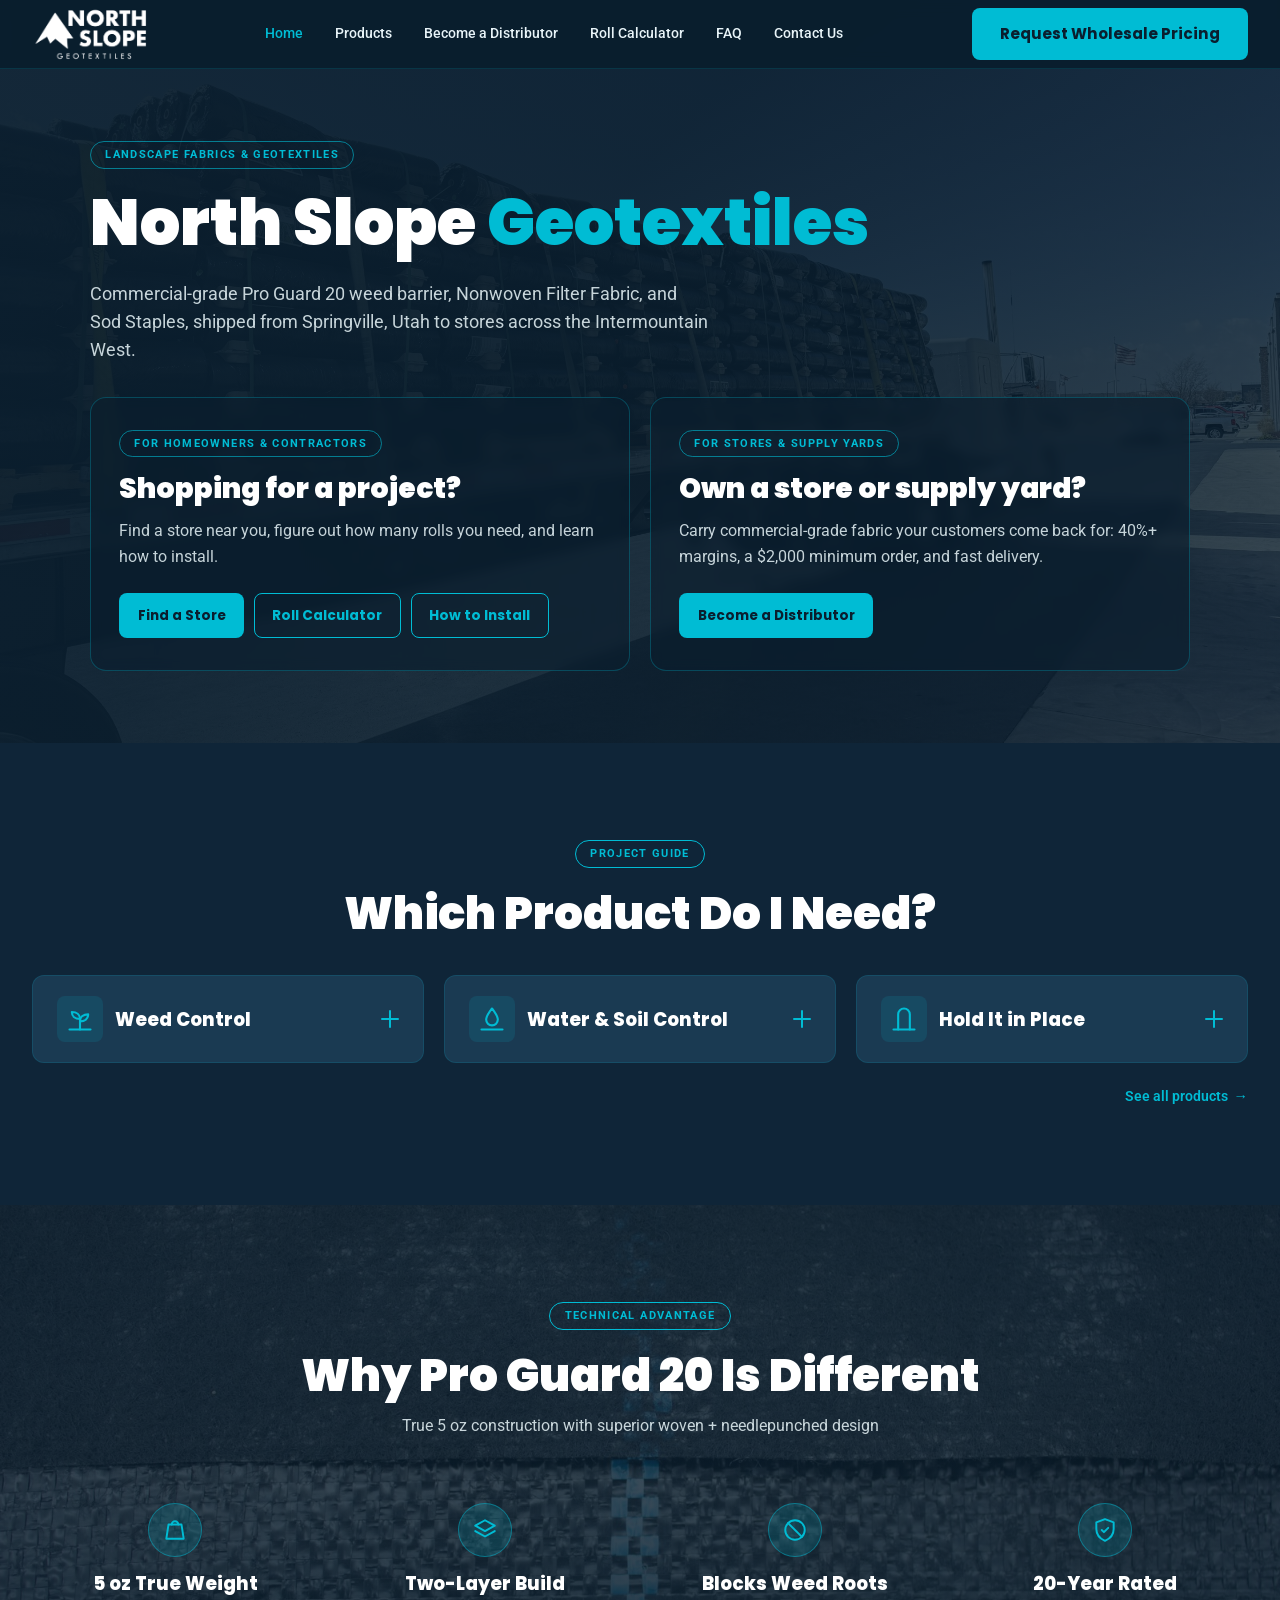
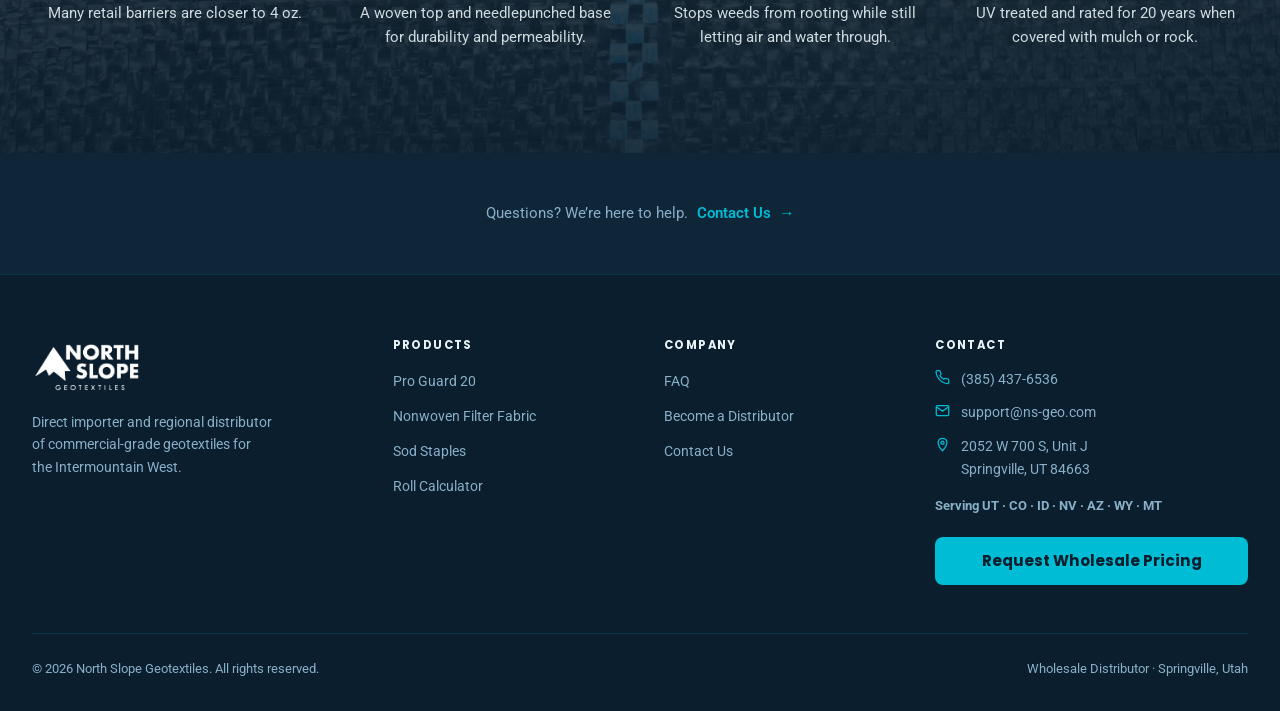
<file: index.html>
<!DOCTYPE html>
<html lang="en">
<head>
  <meta charset="UTF-8" />
  <meta name="viewport" content="width=device-width, initial-scale=1.0" />
  <title>Wholesale Weed Barrier Fabric | North Slope Geo</title>
  <meta name="description" content="Direct importer and regional distributor of commercial-grade weed barrier fabric. Fast fulfillment, strong margins, and contractor-grade quality." />
  <link rel="preconnect" href="https://fonts.googleapis.com" />
  <link rel="preconnect" href="https://fonts.gstatic.com" crossorigin />
  <link href="https://fonts.googleapis.com/css2?family=Poppins:wght@400;600;700;800;900&family=Roboto:wght@300;400;500;600&display=swap" rel="stylesheet" />
  <link rel="stylesheet" href="styles.css" />
</head>
<body>

  <!-- ── NAVIGATION ─────────────────────────────────────────── -->
  <nav id="top">
    <div class="nav-inner">
      <a href="#top" class="nav-logo">
        <!-- Use local image if available, otherwise SVG fallback -->
        <img src="images/north-slope-logo.png" alt="North Slope Industries"
             onerror="this.style.display='none';this.nextElementSibling.style.display='flex'" />
        <div class="logo-svg" style="display:none">
          <svg viewBox="0 0 40 40" fill="none" xmlns="http://www.w3.org/2000/svg">
            <polygon points="20,4 36,34 4,34" fill="none" stroke="#00bcd4" stroke-width="2.5"/>
            <polygon points="20,10 30,30 10,30" fill="#00bcd4" opacity="0.25"/>
          </svg>
          <div class="logo-text">North<br/>Slope<br/><span style="font-size:0.6rem;letter-spacing:0.2em;opacity:0.7">INDUSTRIES</span></div>
        </div>
      </a>
      <div class="nav-links">
        <a href="#top" aria-current="page">Home</a>
        <a href="/products">Products</a>
        <a href="/become-a-distributor">Become a Distributor</a>
        <a href="/roll-calculator">Roll Calculator</a>
        <a href="/faq">FAQ</a>
        <a href="/contact">Contact Us</a>
      </div>
      <a href="/become-a-distributor#apply" class="btn-primary nav-cta">Request Wholesale Pricing</a>
      <button type="button" class="menu-toggle" aria-expanded="false" aria-controls="mobile-menu" aria-label="Open menu">
        <span class="menu-toggle-bar"></span>
        <span class="menu-toggle-bar"></span>
        <span class="menu-toggle-bar"></span>
      </button>
    </div>
    <div class="mobile-menu" id="mobile-menu" hidden>
      <ul>
        <li><a href="#top" class="mobile-menu-page" aria-current="page">Home</a></li>
        <li><a href="/products" class="mobile-menu-page">Products</a></li>
        <li><a href="/become-a-distributor" class="mobile-menu-page">Become a Distributor</a></li>
        <li><a href="/roll-calculator" class="mobile-menu-page">Roll Calculator</a></li>
        <li><a href="/faq" class="mobile-menu-page">FAQ</a></li>
        <li><a href="/contact" class="mobile-menu-page">Contact Us</a></li>
      </ul>
      <a href="/become-a-distributor#apply" class="btn-primary mobile-menu-cta">Request Wholesale Pricing</a>
    </div>
  </nav>

  <!-- ── HERO ───────────────────────────────────────────────── -->
  <section class="hero">
    <div class="hero-bg"></div>
    <div class="hero-overlay"></div>
    <div class="container">
      <div class="hero-content">
        <div class="section-label">Landscape Fabrics &amp; Geotextiles</div>
        <h1>North Slope <span class="teal">Geotextiles</span></h1>
        <p>Commercial-grade Pro Guard 20 weed barrier, Nonwoven Filter Fabric, and Sod Staples, shipped from Springville, Utah to stores across the Intermountain West.</p>
        <div class="hero-paths">
          <div class="home-path hero-path">
            <div class="section-label hero-path-tag">For Homeowners &amp; Contractors</div>
            <h2>Shopping for a project?</h2>
            <p>Find a store near you, figure out how many rolls you need, and learn how to install.</p>
            <div class="home-path-btns">
              <a href="/contact" class="btn-primary">Find a Store</a>
              <a href="/roll-calculator" class="btn-outline">Roll Calculator</a>
              <a href="/products#install-video" class="btn-outline">How to Install</a>
            </div>
          </div>
          <div class="home-path hero-path">
            <div class="section-label hero-path-tag">For Stores &amp; Supply Yards</div>
            <h2>Own a store or supply yard?</h2>
            <p>Carry commercial-grade fabric your customers come back for: 40%+ margins, a $2,000 minimum order, and fast delivery.</p>
            <div class="home-path-btns">
              <a href="/become-a-distributor" class="btn-primary">Become a Distributor</a>
            </div>
          </div>
        </div>
      </div>
    </div>
  </section>

  <!-- ── PROJECT GUIDE ───────────────────────────────────────── -->
  <section class="project-guide">
    <div class="container">
      <div class="section-header centered fade-up">
        <div class="section-label">Project Guide</div>
        <h2>Which Product Do I Need?</h2>
      </div>
      <div class="guide-grid">
        <div class="guide-card-wrap fade-up fade-up-delay-1">
          <details class="guide-card">
            <summary class="guide-card-head">
              <span class="guide-card-icon"><svg width="28" height="28" viewBox="0 0 24 24" fill="none" stroke="currentColor" stroke-width="1.8" stroke-linecap="round" stroke-linejoin="round" aria-hidden="true"><path d="M12 21v-9"/><path d="M12 12c0-4-3-6-7-6 0 4 3 6 7 6z"/><path d="M12 14c0-4 3-6 7-6 0 4-3 6-7 6z"/><path d="M3 21h18"/></svg></span>
              <span class="guide-card-title">Weed Control</span>
              <span class="faq-icon" aria-hidden="true"></span>
            </summary>
            <div class="guide-card-body">
              <div class="guide-card-inner">
                <span class="guide-card-img"><img class="home-product-zoom" src="images/pro-guard-20-packaged-roll.jpg" alt="Pro Guard 20 Packaged Roll" /></span>
                <span class="guide-card-name">Pro Guard 20</span>
                <span class="guide-card-good"><strong>Good for:</strong> garden beds, rock landscaping, under mulch.</span>
                <a href="/products#pro-guard-20" class="guide-card-more">See product details &nbsp;→</a>
              </div>
            </div>
          </details>
        </div>
        <div class="guide-card-wrap fade-up fade-up-delay-2">
          <details class="guide-card">
            <summary class="guide-card-head">
              <span class="guide-card-icon"><svg width="28" height="28" viewBox="0 0 24 24" fill="none" stroke="currentColor" stroke-width="1.8" stroke-linecap="round" stroke-linejoin="round" aria-hidden="true"><path d="M12 3c3 4 5 6.5 5 9.5a5 5 0 0 1-10 0C7 9.5 9 7 12 3z"/><path d="M3 21h18"/></svg></span>
              <span class="guide-card-title">Water &amp; Soil Control</span>
              <span class="faq-icon" aria-hidden="true"></span>
            </summary>
            <div class="guide-card-body">
              <div class="guide-card-inner">
                <span class="guide-card-img"><img src="images/filter-fabric.jpg" alt="Nonwoven Filter Fabric roll" /></span>
                <span class="guide-card-name">Nonwoven Filter Fabric</span>
                <span class="guide-card-good"><strong>Good for:</strong> French drains, retaining walls, erosion control, road and driveway base.</span>
                <a href="/products#nonwoven-filter-fabric" class="guide-card-more">See product details &nbsp;→</a>
              </div>
            </div>
          </details>
        </div>
        <div class="guide-card-wrap fade-up fade-up-delay-3">
          <details class="guide-card">
            <summary class="guide-card-head">
              <span class="guide-card-icon"><svg width="28" height="28" viewBox="0 0 24 24" fill="none" stroke="currentColor" stroke-width="1.8" stroke-linecap="round" stroke-linejoin="round" aria-hidden="true"><path d="M7 21V8a5 5 0 0 1 10 0v13"/><path d="M3 21h18"/></svg></span>
              <span class="guide-card-title">Hold It in Place</span>
              <span class="faq-icon" aria-hidden="true"></span>
            </summary>
            <div class="guide-card-body">
              <div class="guide-card-inner">
                <span class="guide-card-img"><img src="images/sod-staples.jpg" alt="Case of galvanized sod staples" /></span>
                <span class="guide-card-name">Sod Staples</span>
                <span class="guide-card-good"><strong>Good for:</strong> securing both fabrics.</span>
                <a href="/products#sod-staples" class="guide-card-more">See product details &nbsp;→</a>
              </div>
            </div>
          </details>
        </div>
      </div>
      <p class="project-all"><a href="/products">See all products &nbsp;→</a></p>
    </div>
  </section>

  <!-- ── WHY DIFFERENT ────────────────────────────────────────── -->
  <!-- The fabric close-up photo is this section's background (set in
       styles.css, "WHY DIFFERENT"), under a dark overlay like the banner. -->
  <section class="why-different why-photo" id="why-different">
    <div class="container">
      <div class="section-header centered">
        <div class="section-label">Technical Advantage</div>
        <h2>Why Pro Guard 20 Is Different</h2>
        <p>True 5 oz construction with superior woven + needlepunched design</p>
      </div>
      <div class="why-cols">
        <div class="why-col fade-up">
          <span class="why-col-icon"><svg width="26" height="26" viewBox="0 0 24 24" fill="none" stroke="currentColor" stroke-width="1.8" stroke-linecap="round" stroke-linejoin="round" aria-hidden="true"><path d="M6 7h12l2 13H4z"/><path d="M9 7a3 3 0 0 1 6 0"/></svg></span>
          <h3>5 oz True Weight</h3>
          <p>Many retail barriers are closer to 4 oz.</p>
        </div>
        <div class="why-col fade-up fade-up-delay-1">
          <span class="why-col-icon"><svg width="26" height="26" viewBox="0 0 24 24" fill="none" stroke="currentColor" stroke-width="1.8" stroke-linecap="round" stroke-linejoin="round" aria-hidden="true"><path d="M12 3l9 5-9 5-9-5z"/><path d="M3 13l9 5 9-5"/></svg></span>
          <h3>Two-Layer Build</h3>
          <p>A woven top and needlepunched base for durability and permeability.</p>
        </div>
        <div class="why-col fade-up fade-up-delay-2">
          <span class="why-col-icon"><svg width="26" height="26" viewBox="0 0 24 24" fill="none" stroke="currentColor" stroke-width="1.8" stroke-linecap="round" stroke-linejoin="round" aria-hidden="true"><circle cx="12" cy="12" r="9"/><path d="M5.6 5.6l12.8 12.8"/></svg></span>
          <h3>Blocks Weed Roots</h3>
          <p>Stops weeds from rooting while still letting air and water through.</p>
        </div>
        <div class="why-col fade-up fade-up-delay-3">
          <span class="why-col-icon"><svg width="26" height="26" viewBox="0 0 24 24" fill="none" stroke="currentColor" stroke-width="1.8" stroke-linecap="round" stroke-linejoin="round" aria-hidden="true"><path d="M12 2l8 3v6c0 5-3.5 9-8 11-4.5-2-8-6-8-11V5z"/><path d="M9 12l2 2 4-4"/></svg></span>
          <h3>20-Year Rated</h3>
          <p>UV treated and rated for 20 years when covered with mulch or rock.</p>
        </div>
      </div>
    </div>
  </section>

  <!-- ── REVIEWS ──────────────────────────────────────────────── -->
  <!-- Customer reviews. HIDDEN for now (the word "hidden" below) because
       the three reviews are still PLACEHOLDERS. To add a real review,
       replace the quote text inside <blockquote> and the name inside
       "review-name"; keep everything else as it is. Once all three are
       real, delete the word "hidden" to show the section again. -->
  <section class="reviews" hidden>
    <div class="container">
      <div class="section-header centered fade-up">
        <h2>What Our Customers Say</h2>
      </div>
      <div class="review-grid">
        <figure class="review-card fade-up fade-up-delay-1">
          <div class="review-stars" role="img" aria-label="5 out of 5 stars"><svg width="18" height="18" viewBox="0 0 24 24" fill="currentColor" aria-hidden="true"><path d="M12 2l3.09 6.26L22 9.27l-5 4.87 1.18 6.88L12 17.77l-6.18 3.25L7 14.14 2 9.27l6.91-1.01z"/></svg><svg width="18" height="18" viewBox="0 0 24 24" fill="currentColor" aria-hidden="true"><path d="M12 2l3.09 6.26L22 9.27l-5 4.87 1.18 6.88L12 17.77l-6.18 3.25L7 14.14 2 9.27l6.91-1.01z"/></svg><svg width="18" height="18" viewBox="0 0 24 24" fill="currentColor" aria-hidden="true"><path d="M12 2l3.09 6.26L22 9.27l-5 4.87 1.18 6.88L12 17.77l-6.18 3.25L7 14.14 2 9.27l6.91-1.01z"/></svg><svg width="18" height="18" viewBox="0 0 24 24" fill="currentColor" aria-hidden="true"><path d="M12 2l3.09 6.26L22 9.27l-5 4.87 1.18 6.88L12 17.77l-6.18 3.25L7 14.14 2 9.27l6.91-1.01z"/></svg><svg width="18" height="18" viewBox="0 0 24 24" fill="currentColor" aria-hidden="true"><path d="M12 2l3.09 6.26L22 9.27l-5 4.87 1.18 6.88L12 17.77l-6.18 3.25L7 14.14 2 9.27l6.91-1.01z"/></svg></div>
          <blockquote class="review-quote">Placeholder review. Real customer review coming soon.</blockquote>
          <figcaption class="review-who">
            <span class="review-name">Customer Name</span>
            <span class="review-source">Google Review</span>
          </figcaption>
        </figure>
        <figure class="review-card fade-up fade-up-delay-2">
          <div class="review-stars" role="img" aria-label="5 out of 5 stars"><svg width="18" height="18" viewBox="0 0 24 24" fill="currentColor" aria-hidden="true"><path d="M12 2l3.09 6.26L22 9.27l-5 4.87 1.18 6.88L12 17.77l-6.18 3.25L7 14.14 2 9.27l6.91-1.01z"/></svg><svg width="18" height="18" viewBox="0 0 24 24" fill="currentColor" aria-hidden="true"><path d="M12 2l3.09 6.26L22 9.27l-5 4.87 1.18 6.88L12 17.77l-6.18 3.25L7 14.14 2 9.27l6.91-1.01z"/></svg><svg width="18" height="18" viewBox="0 0 24 24" fill="currentColor" aria-hidden="true"><path d="M12 2l3.09 6.26L22 9.27l-5 4.87 1.18 6.88L12 17.77l-6.18 3.25L7 14.14 2 9.27l6.91-1.01z"/></svg><svg width="18" height="18" viewBox="0 0 24 24" fill="currentColor" aria-hidden="true"><path d="M12 2l3.09 6.26L22 9.27l-5 4.87 1.18 6.88L12 17.77l-6.18 3.25L7 14.14 2 9.27l6.91-1.01z"/></svg><svg width="18" height="18" viewBox="0 0 24 24" fill="currentColor" aria-hidden="true"><path d="M12 2l3.09 6.26L22 9.27l-5 4.87 1.18 6.88L12 17.77l-6.18 3.25L7 14.14 2 9.27l6.91-1.01z"/></svg></div>
          <blockquote class="review-quote">Placeholder review. Real customer review coming soon.</blockquote>
          <figcaption class="review-who">
            <span class="review-name">Customer Name</span>
            <span class="review-source">Google Review</span>
          </figcaption>
        </figure>
        <figure class="review-card fade-up fade-up-delay-3">
          <div class="review-stars" role="img" aria-label="5 out of 5 stars"><svg width="18" height="18" viewBox="0 0 24 24" fill="currentColor" aria-hidden="true"><path d="M12 2l3.09 6.26L22 9.27l-5 4.87 1.18 6.88L12 17.77l-6.18 3.25L7 14.14 2 9.27l6.91-1.01z"/></svg><svg width="18" height="18" viewBox="0 0 24 24" fill="currentColor" aria-hidden="true"><path d="M12 2l3.09 6.26L22 9.27l-5 4.87 1.18 6.88L12 17.77l-6.18 3.25L7 14.14 2 9.27l6.91-1.01z"/></svg><svg width="18" height="18" viewBox="0 0 24 24" fill="currentColor" aria-hidden="true"><path d="M12 2l3.09 6.26L22 9.27l-5 4.87 1.18 6.88L12 17.77l-6.18 3.25L7 14.14 2 9.27l6.91-1.01z"/></svg><svg width="18" height="18" viewBox="0 0 24 24" fill="currentColor" aria-hidden="true"><path d="M12 2l3.09 6.26L22 9.27l-5 4.87 1.18 6.88L12 17.77l-6.18 3.25L7 14.14 2 9.27l6.91-1.01z"/></svg><svg width="18" height="18" viewBox="0 0 24 24" fill="currentColor" aria-hidden="true"><path d="M12 2l3.09 6.26L22 9.27l-5 4.87 1.18 6.88L12 17.77l-6.18 3.25L7 14.14 2 9.27l6.91-1.01z"/></svg></div>
          <blockquote class="review-quote">Placeholder review. Real customer review coming soon.</blockquote>
          <figcaption class="review-who">
            <span class="review-name">Customer Name</span>
            <span class="review-source">Google Review</span>
          </figcaption>
        </figure>
      </div>
    </div>
  </section>

  <!-- ── HELP LINE ────────────────────────────────────────────── -->
  <p class="help-line">Questions? We&#8217;re here to help. <a href="/contact">Contact Us &nbsp;→</a></p>

  <!-- ── FOOTER ───────────────────────────────────────────────── -->
  <footer>
    <div class="container">
      <div class="footer-grid">
        <div class="footer-brand">
          <img src="images/north-slope-logo.png" alt="North Slope Industries" style="height:56px;width:auto;"
               onerror="this.style.display='none';this.nextElementSibling.style.display='block'" />
          <div class="logo-svg" style="display:none">
            <svg viewBox="0 0 40 40" height="36" fill="none" xmlns="http://www.w3.org/2000/svg">
              <polygon points="20,4 36,34 4,34" fill="none" stroke="#00bcd4" stroke-width="2.5"/>
              <polygon points="20,10 30,30 10,30" fill="#00bcd4" opacity="0.25"/>
            </svg>
            <div class="logo-text" style="font-size:0.75rem;">NORTH SLOPE<br/><span style="font-size:0.55rem;opacity:0.7">INDUSTRIES</span></div>
          </div>
          <p>Direct importer and regional distributor of commercial-grade geotextiles for the Intermountain West.</p>
        </div>
        <div class="footer-col">
          <h5>Products</h5>
          <ul>
            <li><a href="/products#pro-guard-20">Pro Guard 20</a></li>
            <li><a href="/products#nonwoven-filter-fabric">Nonwoven Filter Fabric</a></li>
            <li><a href="/products#sod-staples">Sod Staples</a></li>
            <li><a href="/roll-calculator">Roll Calculator</a></li>
          </ul>
        </div>
        <div class="footer-col">
          <h5>Company</h5>
          <ul>
            <li><a href="/faq">FAQ</a></li>
            <li><a href="/become-a-distributor">Become a Distributor</a></li>
            <li><a href="/contact">Contact Us</a></li>
          </ul>
        </div>
        <div class="footer-col">
          <h5>Contact</h5>
          <div class="footer-contact-item">
            <svg width="15" height="15" viewBox="0 0 24 24" fill="none" stroke="currentColor" stroke-width="2"><path d="M22 16.92v3a2 2 0 0 1-2.18 2 19.79 19.79 0 0 1-8.63-3.07A19.5 19.5 0 0 1 4.69 12a19.79 19.79 0 0 1-3.07-8.67A2 2 0 0 1 3.6 1.18h3a2 2 0 0 1 2 1.72c.127.96.361 1.903.7 2.81a2 2 0 0 1-.45 2.11L7.91 8.91a16 16 0 0 0 6 6l.91-.91a2 2 0 0 1 2.11-.45c.907.339 1.85.573 2.81.7A2 2 0 0 1 22 16.92z"/></svg>
            (385) 437-6536
          </div>
          <div class="footer-contact-item">
            <svg width="15" height="15" viewBox="0 0 24 24" fill="none" stroke="currentColor" stroke-width="2"><path d="M4 4h16c1.1 0 2 .9 2 2v12c0 1.1-.9 2-2 2H4c-1.1 0-2-.9-2-2V6c0-1.1.9-2 2-2z"/><polyline points="22,6 12,13 2,6"/></svg>
            <a href="mailto:support@ns-geo.com">support@ns-geo.com</a>
          </div>
          <div class="footer-contact-item">
            <svg width="15" height="15" viewBox="0 0 24 24" fill="none" stroke="currentColor" stroke-width="2"><path d="M12 2C8.13 2 5 5.13 5 9c0 5.25 7 13 7 13s7-7.75 7-13c0-3.87-3.13-7-7-7z"/><circle cx="12" cy="9" r="2.5"/></svg>
            2052 W 700 S, Unit J<br/>Springville, UT 84663
          </div>
          <p class="footer-serving">Serving UT · CO · ID · NV · AZ · WY · MT</p>
          <a href="/become-a-distributor#apply" class="btn-primary" style="width:100%;justify-content:center;text-align:center;display:block;padding:0.75rem 1rem;">Request Wholesale Pricing</a>
        </div>
      </div>
      <div class="footer-bottom">
        <p>© 2026 North Slope Geotextiles. All rights reserved.</p>
        <p>Wholesale Distributor · Springville, Utah</p>
      </div>
    </div>
  </footer>

  <!-- ── SCRIPTS ───────────────────────────────────────────────── -->
  <script src="script.js"></script>
  <script src="menu.js"></script>
  <script src="home.js"></script>
</body>
</html>
</file>
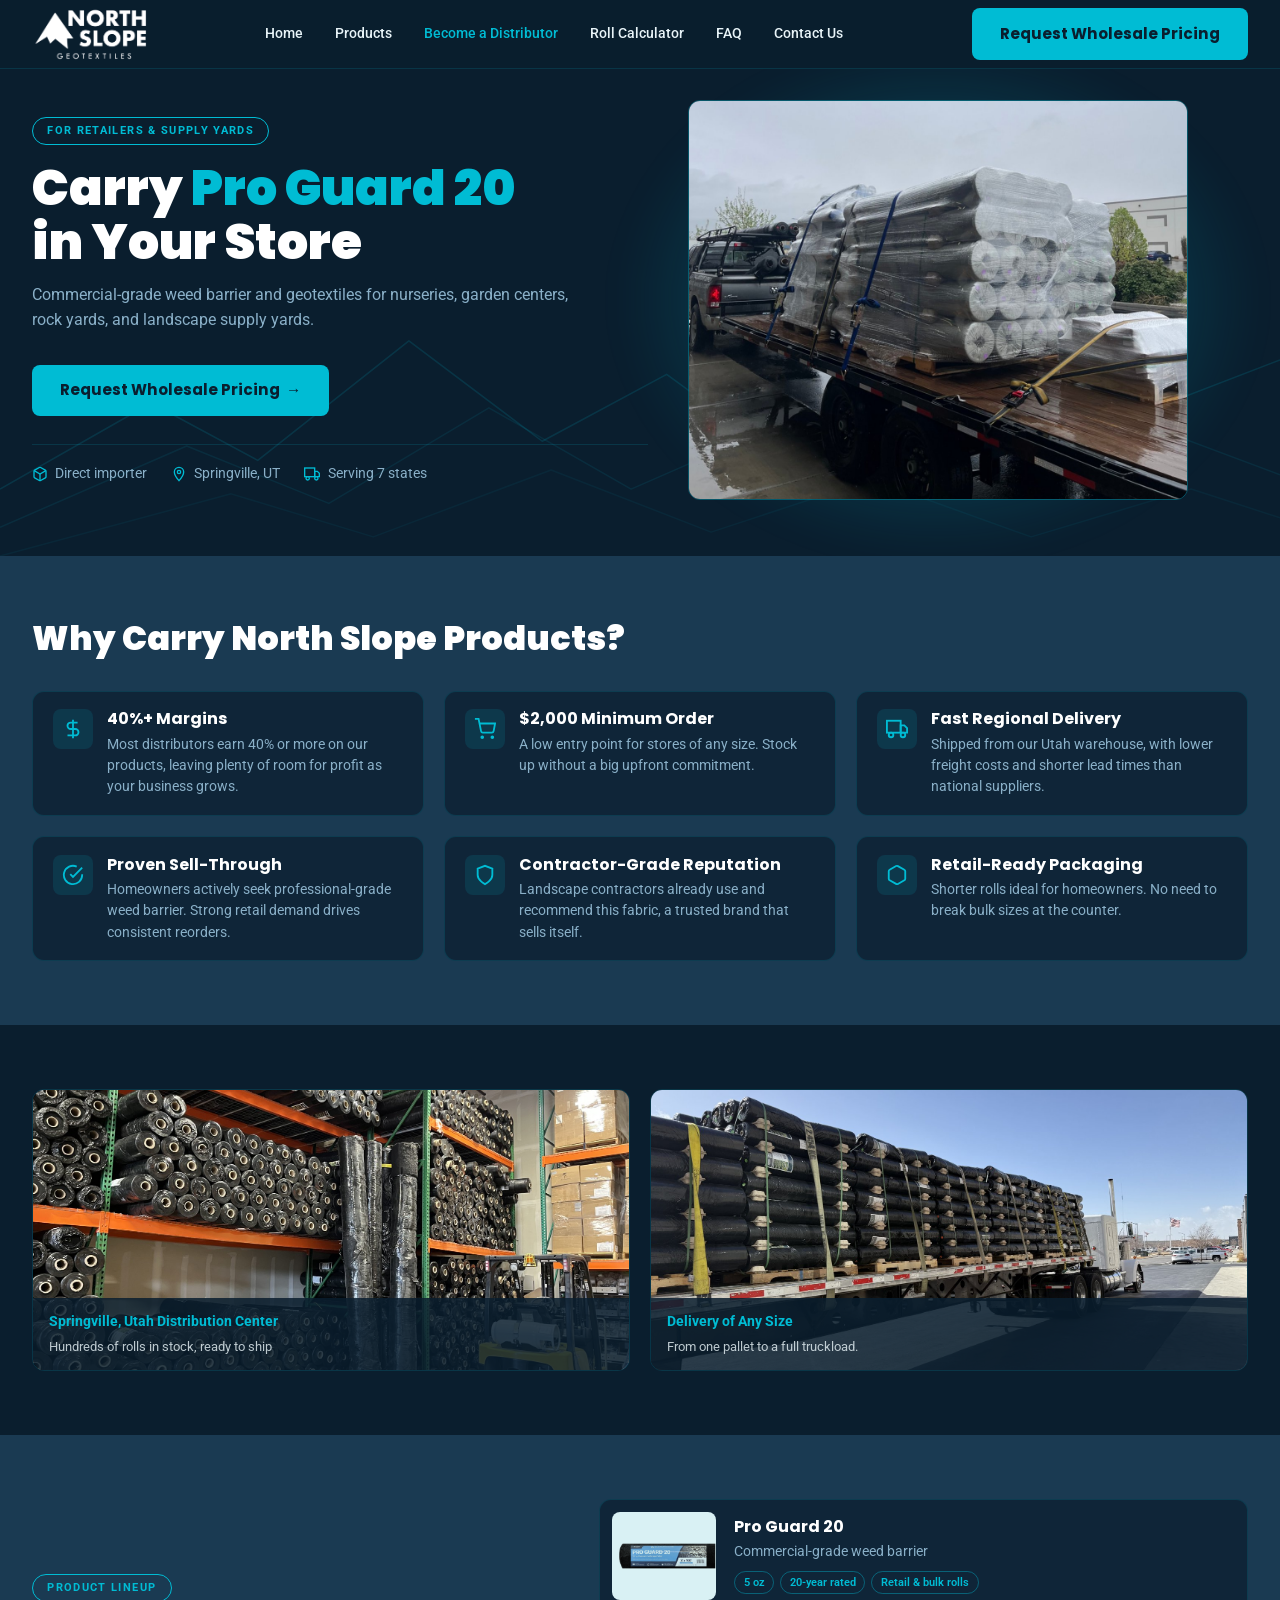
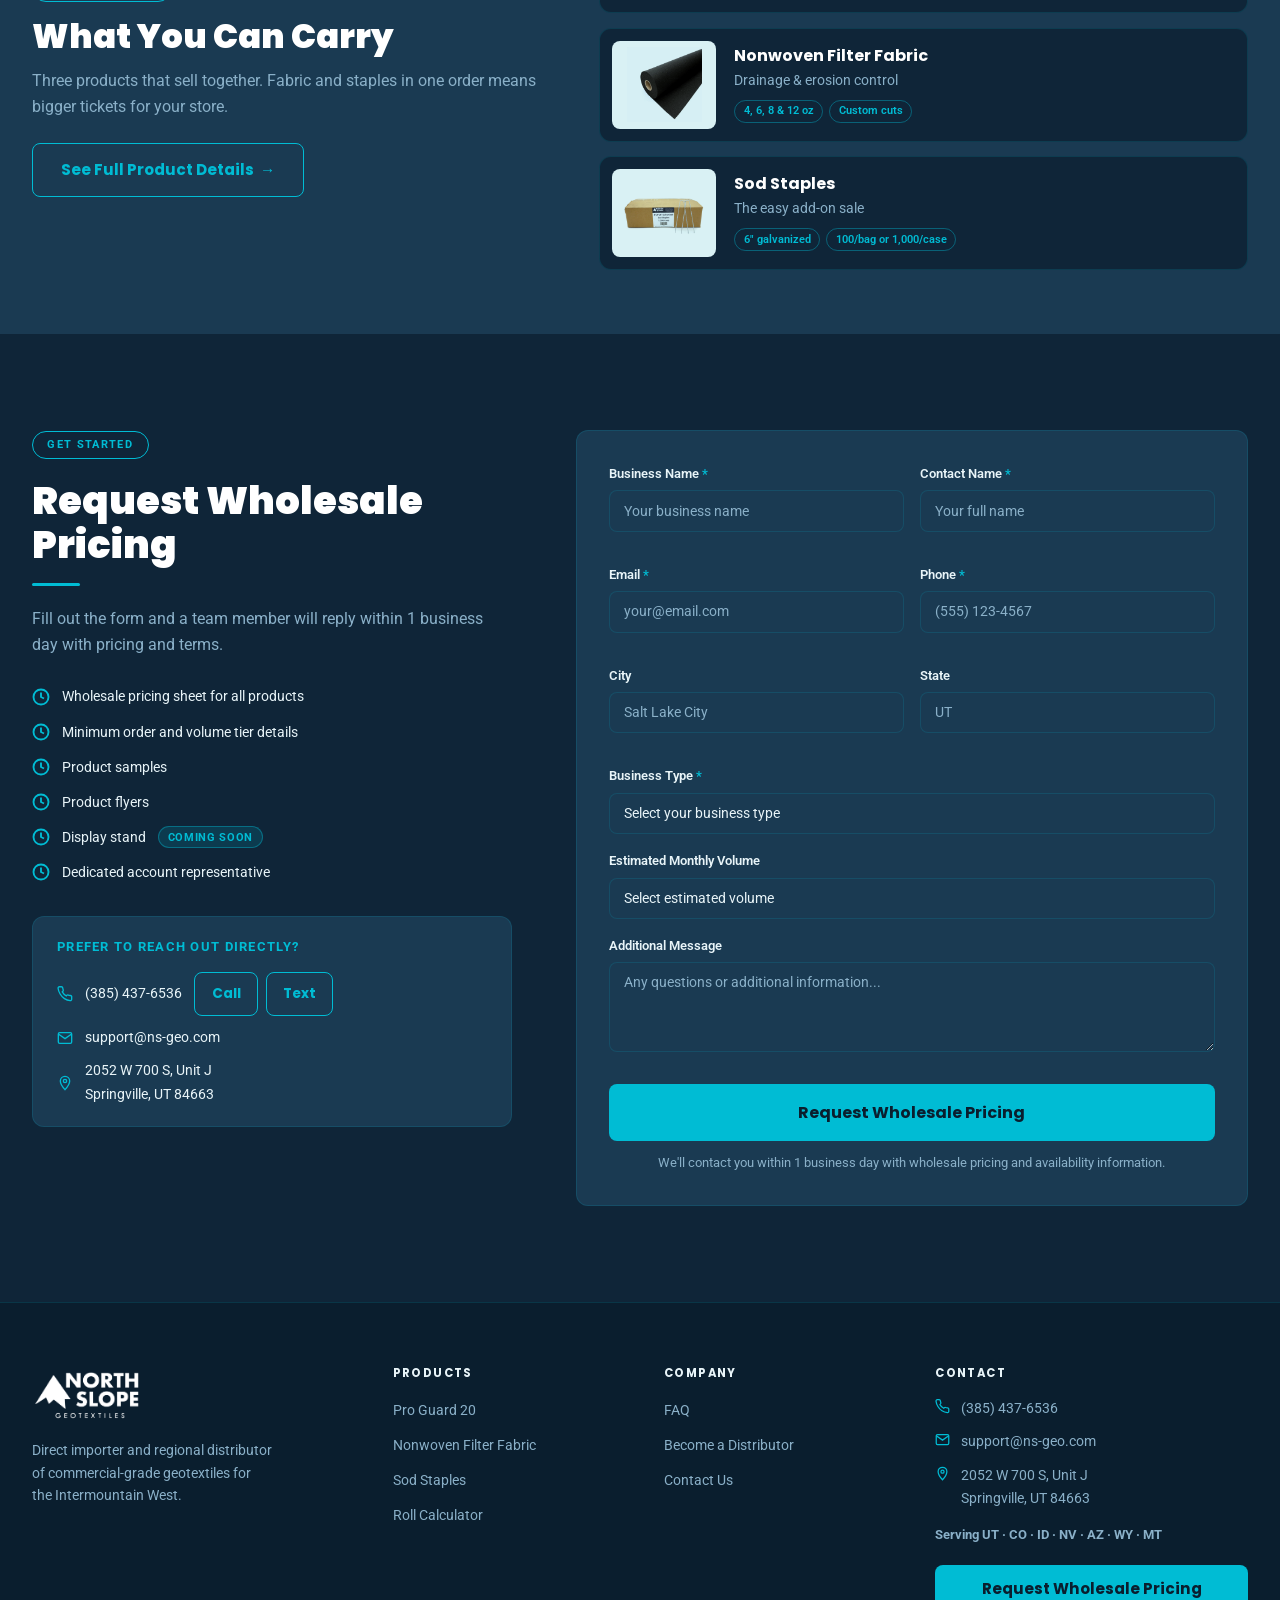
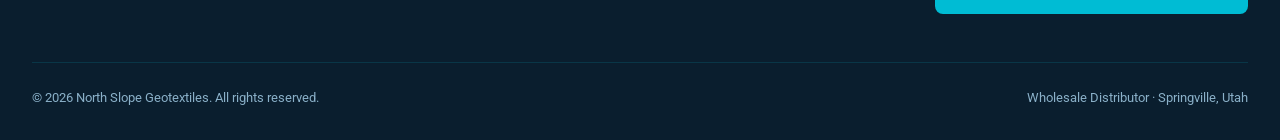
<file: become-a-distributor.html>
<!DOCTYPE html>
<html lang="en">
<head>
  <meta charset="UTF-8" />
  <meta name="viewport" content="width=device-width, initial-scale=1.0" />
  <title>Become a Distributor | North Slope Geo</title>
  <meta name="description" content="Carry Pro Guard 20 in your store. Commercial-grade weed barrier and geotextiles for nurseries, garden centers, rock yards, and landscape supply yards." />
  <link rel="preconnect" href="https://fonts.googleapis.com" />
  <link rel="preconnect" href="https://fonts.gstatic.com" crossorigin />
  <link href="https://fonts.googleapis.com/css2?family=Poppins:wght@400;600;700;800;900&family=Roboto:wght@300;400;500;600&display=swap" rel="stylesheet" />
  <link rel="stylesheet" href="styles.css" />
</head>
<body class="page-distributor">

  <!-- ── NAVIGATION ─────────────────────────────────────────── -->
  <nav id="top">
    <div class="nav-inner">
      <a href="/" class="nav-logo">
        <!-- Use local image if available, otherwise SVG fallback -->
        <img src="images/north-slope-logo.png" alt="North Slope Industries"
             onerror="this.style.display='none';this.nextElementSibling.style.display='flex'" />
        <div class="logo-svg" style="display:none">
          <svg viewBox="0 0 40 40" fill="none" xmlns="http://www.w3.org/2000/svg">
            <polygon points="20,4 36,34 4,34" fill="none" stroke="#00bcd4" stroke-width="2.5"/>
            <polygon points="20,10 30,30 10,30" fill="#00bcd4" opacity="0.25"/>
          </svg>
          <div class="logo-text">North<br/>Slope<br/><span style="font-size:0.6rem;letter-spacing:0.2em;opacity:0.7">INDUSTRIES</span></div>
        </div>
      </a>
      <div class="nav-links">
        <a href="/">Home</a>
        <a href="/products">Products</a>
        <a href="/become-a-distributor" aria-current="page">Become a Distributor</a>
        <a href="/roll-calculator">Roll Calculator</a>
        <a href="/faq">FAQ</a>
        <a href="/contact">Contact Us</a>
      </div>
      <a href="#apply" class="btn-primary nav-cta">Request Wholesale Pricing</a>
      <button type="button" class="menu-toggle" aria-expanded="false" aria-controls="mobile-menu" aria-label="Open menu">
        <span class="menu-toggle-bar"></span>
        <span class="menu-toggle-bar"></span>
        <span class="menu-toggle-bar"></span>
      </button>
    </div>
    <div class="mobile-menu" id="mobile-menu" hidden>
      <ul>
        <li><a href="/" class="mobile-menu-page">Home</a></li>
        <li><a href="/products" class="mobile-menu-page">Products</a></li>
        <li><a href="/become-a-distributor" class="mobile-menu-page" aria-current="page">Become a Distributor</a></li>
        <li><a href="/roll-calculator" class="mobile-menu-page">Roll Calculator</a></li>
        <li><a href="/faq" class="mobile-menu-page">FAQ</a></li>
        <li><a href="/contact" class="mobile-menu-page">Contact Us</a></li>
      </ul>
      <a href="#apply" class="btn-primary mobile-menu-cta">Request Wholesale Pricing</a>
    </div>
  </nav>

  <!-- ── BANNER ───────────────────────────────────────────────── -->
  <section class="distributor-page">
    <svg class="dist-banner-mountains" viewBox="0 0 1440 320" preserveAspectRatio="none" aria-hidden="true" focusable="false">
      <path d="M0 250 L170 160 L290 220 L460 95 L610 200 L750 130 L890 225 L1070 80 L1230 190 L1440 115" />
      <path d="M0 290 L210 205 L370 265 L550 165 L710 250 L870 185 L1030 260 L1210 155 L1440 235" />
      <path d="M0 320 L260 255 L420 300 L620 230 L800 295 L980 240 L1160 300 L1340 250 L1440 280" />
    </svg>
    <div class="container">
      <div class="dist-banner">
        <div class="fade-up">
          <div class="section-label">For Retailers &amp; Supply Yards</div>
          <div class="section-header">
            <h1>Carry <span class="teal dist-nowrap">Pro Guard 20</span> in Your&nbsp;Store</h1>
            <p>Commercial-grade weed barrier and geotextiles for nurseries, garden centers, rock yards, and landscape supply yards.</p>
          </div>
          <div class="dist-banner-btns">
            <a href="#apply" class="btn-primary">Request Wholesale Pricing &nbsp;→</a>
          </div>
          <ul class="dist-banner-facts">
            <li>
              <svg width="16" height="16" viewBox="0 0 24 24" fill="none" stroke="currentColor" stroke-width="2" aria-hidden="true"><path d="M21 16V8a2 2 0 0 0-1-1.73l-7-4a2 2 0 0 0-2 0l-7 4A2 2 0 0 0 3 8v8a2 2 0 0 0 1 1.73l7 4a2 2 0 0 0 2 0l7-4A2 2 0 0 0 21 16z"/><polyline points="3.27 6.96 12 12.01 20.73 6.96"/><line x1="12" y1="22.08" x2="12" y2="12"/></svg>
              Direct importer
            </li>
            <li>
              <svg width="16" height="16" viewBox="0 0 24 24" fill="none" stroke="currentColor" stroke-width="2" aria-hidden="true"><path d="M12 2C8.13 2 5 5.13 5 9c0 5.25 7 13 7 13s7-7.75 7-13c0-3.87-3.13-7-7-7z"/><circle cx="12" cy="9" r="2.5"/></svg>
              Springville, UT
            </li>
            <li>
              <svg width="16" height="16" viewBox="0 0 24 24" fill="none" stroke="currentColor" stroke-width="2" aria-hidden="true"><rect x="1" y="3" width="15" height="13"/><polygon points="16 8 20 8 23 11 23 16 16 16 16 8"/><circle cx="5.5" cy="18.5" r="2.5"/><circle cx="18.5" cy="18.5" r="2.5"/></svg>
              Serving 7 states
            </li>
          </ul>
        </div>
        <div class="dist-banner-photo fade-up fade-up-delay-1">
          <div class="dist-banner-img">
            <img src="images/loaded-trailer.jpg" alt="Pallets of fabric rolls strapped down on a flatbed trailer, ready for delivery" />
          </div>
        </div>
      </div>
    </div>
  </section>

  <!-- ── WHY CARRY NORTH SLOPE ────────────────────────────────── -->
  <section class="distributor-why">
    <div class="container">
      <div class="section-header fade-up">
        <h2>Why Carry North Slope Products?</h2>
      </div>
      <div class="dist-cards dist-cards-3">
        <div class="dist-card fade-up fade-up-delay-1">
          <div class="dist-icon">
            <svg width="22" height="22" viewBox="0 0 24 24" fill="none" stroke="currentColor" stroke-width="2" aria-hidden="true"><path d="M12 2v20M17 5H9.5a3.5 3.5 0 0 0 0 7h5a3.5 3.5 0 0 1 0 7H6"/></svg>
          </div>
          <div>
            <h3>40%+ Margins</h3>
            <p>Most distributors earn 40% or more on our products, leaving plenty of room for profit as your business grows.</p>
          </div>
        </div>
        <div class="dist-card fade-up fade-up-delay-2">
          <div class="dist-icon">
            <svg width="22" height="22" viewBox="0 0 24 24" fill="none" stroke="currentColor" stroke-width="2" aria-hidden="true"><circle cx="9" cy="21" r="1"/><circle cx="20" cy="21" r="1"/><path d="M1 1h4l2.68 13.39a2 2 0 0 0 2 1.61h9.72a2 2 0 0 0 2-1.61L23 6H6"/></svg>
          </div>
          <div>
            <h3>$2,000 Minimum Order</h3>
            <p>A low entry point for stores of any size. Stock up without a big upfront commitment.</p>
          </div>
        </div>
        <div class="dist-card fade-up fade-up-delay-3">
          <div class="dist-icon">
            <svg width="22" height="22" viewBox="0 0 24 24" fill="none" stroke="currentColor" stroke-width="2" aria-hidden="true"><rect x="1" y="3" width="15" height="13"/><polygon points="16 8 20 8 23 11 23 16 16 16 16 8"/><circle cx="5.5" cy="18.5" r="2.5"/><circle cx="18.5" cy="18.5" r="2.5"/></svg>
          </div>
          <div>
            <h3>Fast Regional Delivery</h3>
            <p>Shipped from our Utah warehouse, with lower freight costs and shorter lead times than national suppliers.</p>
          </div>
        </div>
        <div class="dist-card fade-up fade-up-delay-1">
          <div class="dist-icon">
            <svg width="22" height="22" viewBox="0 0 24 24" fill="none" stroke="currentColor" stroke-width="2" aria-hidden="true"><path d="M22 11.08V12a10 10 0 1 1-5.93-9.14"/><polyline points="22 4 12 14.01 9 11.01"/></svg>
          </div>
          <div>
            <h3>Proven Sell-Through</h3>
            <p>Homeowners actively seek professional-grade weed barrier. Strong retail demand drives consistent reorders.</p>
          </div>
        </div>
        <div class="dist-card fade-up fade-up-delay-2">
          <div class="dist-icon">
            <svg width="22" height="22" viewBox="0 0 24 24" fill="none" stroke="currentColor" stroke-width="2" aria-hidden="true"><path d="M12 22s8-4 8-10V5l-8-3-8 3v7c0 6 8 10 8 10z"/></svg>
          </div>
          <div>
            <h3>Contractor-Grade Reputation</h3>
            <p>Landscape contractors already use and recommend this fabric, a trusted brand that sells itself.</p>
          </div>
        </div>
        <div class="dist-card fade-up fade-up-delay-3">
          <div class="dist-icon">
            <svg width="22" height="22" viewBox="0 0 24 24" fill="none" stroke="currentColor" stroke-width="2" aria-hidden="true"><path d="M21 16V8a2 2 0 0 0-1-1.73l-7-4a2 2 0 0 0-2 0l-7 4A2 2 0 0 0 3 8v8a2 2 0 0 0 1 1.73l7 4a2 2 0 0 0 2 0l7-4A2 2 0 0 0 21 16z"/></svg>
          </div>
          <div>
            <h3>Retail-Ready Packaging</h3>
            <p>Shorter rolls ideal for homeowners. No need to break bulk sizes at the counter.</p>
          </div>
        </div>
      </div>
    </div>
  </section>

  <!-- ── WAREHOUSE PHOTOS ─────────────────────────────────────── -->
  <section class="distributor-photos">
    <div class="container">
      <div class="dist-photos">
          <div class="regional-img-card fade-up">
            <img src="images/springville-distribution-center.jpg" alt="Springville Utah Distribution Center" />
            <div class="regional-img-caption">
              <strong>Springville, Utah Distribution Center</strong>
              <span>Hundreds of rolls in stock, ready to ship</span>
            </div>
          </div>
          <div class="regional-img-card fade-up fade-up-delay-1">
            <img src="images/direct-delivery.jpg" alt="Direct Delivery Available" />
            <div class="regional-img-caption">
              <strong>Delivery of Any Size</strong>
              <span>From one pallet to a full truckload.</span>
            </div>
          </div>
      </div>
    </div>
  </section>

  <!-- ── WHAT YOU CAN CARRY ───────────────────────────────────── -->
  <section class="distributor-carry">
    <div class="container">
      <div class="dist-carry-grid">
        <div class="dist-carry-intro fade-up">
          <div class="section-header">
            <div class="section-label">Product Lineup</div>
            <h2>What You Can Carry</h2>
            <p>Three products that sell together. Fabric and staples in one order means bigger tickets for your store.</p>
          </div>
          <a href="/products" class="btn-outline">See Full Product Details &nbsp;→</a>
        </div>
        <div class="dist-carry-list">
          <div class="dist-carry-wrap fade-up fade-up-delay-1">
            <a href="/products#pro-guard-20" class="dist-carry-card">
              <span class="dist-carry-img"><img class="dist-carry-zoom" src="images/pro-guard-20-packaged-roll.jpg" alt="Pro Guard 20 Packaged Roll" /></span>
              <span class="dist-carry-body">
                <h3>Pro Guard 20</h3>
                <span class="dist-carry-line">Commercial-grade weed barrier</span>
                <span class="dist-carry-tags"><span class="dist-carry-tag">5 oz</span><span class="dist-carry-tag">20-year rated</span><span class="dist-carry-tag">Retail &amp; bulk rolls</span></span>
              </span>
            </a>
          </div>
          <div class="dist-carry-wrap fade-up fade-up-delay-2">
            <a href="/products#nonwoven-filter-fabric" class="dist-carry-card">
              <span class="dist-carry-img"><img src="images/filter-fabric.jpg" alt="Nonwoven Filter Fabric roll" /></span>
              <span class="dist-carry-body">
                <h3>Nonwoven Filter Fabric</h3>
                <span class="dist-carry-line">Drainage &amp; erosion control</span>
                <span class="dist-carry-tags"><span class="dist-carry-tag">4, 6, 8 &amp; 12 oz</span><span class="dist-carry-tag">Custom cuts</span></span>
              </span>
            </a>
          </div>
          <div class="dist-carry-wrap fade-up fade-up-delay-3">
            <a href="/products#sod-staples" class="dist-carry-card">
              <span class="dist-carry-img"><img src="images/sod-staples.jpg" alt="Case of galvanized sod staples" /></span>
              <span class="dist-carry-body">
                <h3>Sod Staples</h3>
                <span class="dist-carry-line">The easy add-on sale</span>
                <span class="dist-carry-tags"><span class="dist-carry-tag">6" galvanized</span><span class="dist-carry-tag">100/bag or 1,000/case</span></span>
              </span>
            </a>
          </div>
        </div>
      </div>
    </div>
  </section>

  <!-- ── APPLICATION FORM ─────────────────────────────────────── -->
  <section class="contact-section" id="apply">
    <div class="container">
      <div class="contact-grid">
        <div class="contact-info fade-up">
          <div class="section-label">Get Started</div>
          <h2>Request Wholesale Pricing</h2>
          <div class="contact-divider"></div>
          <p>Fill out the form and a team member will reply within 1 business day with pricing and terms.</p>
          <ul class="contact-checklist">
            <li>
              <svg width="18" height="18" viewBox="0 0 24 24" fill="none" stroke="currentColor" stroke-width="2.5"><circle cx="12" cy="12" r="10"/><polyline points="12 6 12 12 16 14"/></svg>
              Wholesale pricing sheet for all products
            </li>
            <li>
              <svg width="18" height="18" viewBox="0 0 24 24" fill="none" stroke="currentColor" stroke-width="2.5"><circle cx="12" cy="12" r="10"/><polyline points="12 6 12 12 16 14"/></svg>
              Minimum order and volume tier details
            </li>
            <li>
              <svg width="18" height="18" viewBox="0 0 24 24" fill="none" stroke="currentColor" stroke-width="2.5"><circle cx="12" cy="12" r="10"/><polyline points="12 6 12 12 16 14"/></svg>
              Product samples
            </li>
            <li>
              <svg width="18" height="18" viewBox="0 0 24 24" fill="none" stroke="currentColor" stroke-width="2.5"><circle cx="12" cy="12" r="10"/><polyline points="12 6 12 12 16 14"/></svg>
              Product flyers
            </li>
            <li>
              <svg width="18" height="18" viewBox="0 0 24 24" fill="none" stroke="currentColor" stroke-width="2.5"><circle cx="12" cy="12" r="10"/><polyline points="12 6 12 12 16 14"/></svg>
              Display stand <span class="checklist-tag">Coming soon</span>
            </li>
            <li>
              <svg width="18" height="18" viewBox="0 0 24 24" fill="none" stroke="currentColor" stroke-width="2.5"><circle cx="12" cy="12" r="10"/><polyline points="12 6 12 12 16 14"/></svg>
              Dedicated account representative
            </li>
          </ul>
          <div class="direct-contact">
            <p>Prefer to reach out directly?</p>
            <div class="direct-item direct-item-phone">
              <svg width="16" height="16" viewBox="0 0 24 24" fill="none" stroke="currentColor" stroke-width="2"><path d="M22 16.92v3a2 2 0 0 1-2.18 2 19.79 19.79 0 0 1-8.63-3.07A19.5 19.5 0 0 1 4.69 12a19.79 19.79 0 0 1-3.07-8.67A2 2 0 0 1 3.6 1.18h3a2 2 0 0 1 2 1.72c.127.96.361 1.903.7 2.81a2 2 0 0 1-.45 2.11L7.91 8.91a16 16 0 0 0 6 6l.91-.91a2 2 0 0 1 2.11-.45c.907.339 1.85.573 2.81.7A2 2 0 0 1 22 16.92z"/></svg>
              <span class="direct-phone-row">
                <span class="direct-phone">(385) 437-6536</span>
                <span class="faq-contact-actions">
                  <a href="tel:+13854376536" class="faq-contact-btn" aria-label="Call (385) 437-6536">Call</a>
                  <a href="sms:+13854376536" class="faq-contact-btn" aria-label="Text (385) 437-6536">Text</a>
                </span>
              </span>
            </div>
            <div class="direct-item">
              <svg width="16" height="16" viewBox="0 0 24 24" fill="none" stroke="currentColor" stroke-width="2"><path d="M4 4h16c1.1 0 2 .9 2 2v12c0 1.1-.9 2-2 2H4c-1.1 0-2-.9-2-2V6c0-1.1.9-2 2-2z"/><polyline points="22,6 12,13 2,6"/></svg>
              <a href="mailto:support@ns-geo.com" class="direct-email">support@<wbr>ns-geo.com</a>
            </div>
            <div class="direct-item">
              <svg width="16" height="16" viewBox="0 0 24 24" fill="none" stroke="currentColor" stroke-width="2"><path d="M12 2C8.13 2 5 5.13 5 9c0 5.25 7 13 7 13s7-7.75 7-13c0-3.87-3.13-7-7-7z"/><circle cx="12" cy="9" r="2.5"/></svg>
              2052 W 700 S, Unit J<br/>Springville, UT 84663
            </div>
          </div>
        </div>

        <form class="form-card fade-up fade-up-delay-1" name="wholesale-pricing" method="POST" data-netlify="true" netlify-honeypot="bot-field" onsubmit="return handleFormSubmit(event, this)">
          <input type="hidden" name="form-name" value="wholesale-pricing" />
          <p style="display:none;"><label>Don't fill this out: <input name="bot-field" /></label></p>
          <div class="form-row">
            <div class="form-group">
              <label>Business Name <span>*</span></label>
              <input type="text" name="business_name" placeholder="Your business name" required />
            </div>
            <div class="form-group">
              <label>Contact Name <span>*</span></label>
              <input type="text" name="contact_name" placeholder="Your full name" required />
            </div>
          </div>
          <div class="form-row">
            <div class="form-group">
              <label>Email <span>*</span></label>
              <input type="email" name="email" placeholder="your@email.com" required />
            </div>
            <div class="form-group">
              <label>Phone <span>*</span></label>
              <input type="tel" name="phone" placeholder="(555) 123-4567" required />
            </div>
          </div>
          <div class="form-row">
            <div class="form-group">
              <label>City</label>
              <input type="text" name="city" placeholder="Salt Lake City" />
            </div>
            <div class="form-group">
              <label>State</label>
              <input type="text" name="state" placeholder="UT" />
            </div>
          </div>
          <div class="form-group">
            <label>Business Type <span>*</span></label>
            <select name="business_type" required>
              <option value="">Select your business type</option>
              <option>Nursery</option>
              <option>Garden Center</option>
              <option>Rock Yard</option>
              <option>Landscape Supply Yard</option>
              <option>Other</option>
            </select>
          </div>
          <div class="form-group">
            <label>Estimated Monthly Volume</label>
            <select name="monthly_volume">
              <option value="">Select estimated volume</option>
              <option>$2,000 – $5,000</option>
              <option>$5,000 – $10,000</option>
              <option>$10,000 – $25,000</option>
              <option>$25,000+</option>
            </select>
          </div>
          <div class="form-group">
            <label>Additional Message</label>
            <textarea name="message" placeholder="Any questions or additional information..."></textarea>
          </div>
          <button type="submit" class="btn-primary form-submit">Request Wholesale Pricing</button>
          <p class="form-note">We'll contact you within 1 business day with wholesale pricing and availability information.</p>
        </form>
      </div>
    </div>
  </section>

  <!-- ── FOOTER ───────────────────────────────────────────────── -->
  <footer>
    <div class="container">
      <div class="footer-grid">
        <div class="footer-brand">
          <img src="images/north-slope-logo.png" alt="North Slope Industries" style="height:56px;width:auto;"
               onerror="this.style.display='none';this.nextElementSibling.style.display='block'" />
          <div class="logo-svg" style="display:none">
            <svg viewBox="0 0 40 40" height="36" fill="none" xmlns="http://www.w3.org/2000/svg">
              <polygon points="20,4 36,34 4,34" fill="none" stroke="#00bcd4" stroke-width="2.5"/>
              <polygon points="20,10 30,30 10,30" fill="#00bcd4" opacity="0.25"/>
            </svg>
            <div class="logo-text" style="font-size:0.75rem;">NORTH SLOPE<br/><span style="font-size:0.55rem;opacity:0.7">INDUSTRIES</span></div>
          </div>
          <p>Direct importer and regional distributor of commercial-grade geotextiles for the Intermountain West.</p>
        </div>
        <div class="footer-col">
          <h5>Products</h5>
          <ul>
            <li><a href="/products#pro-guard-20">Pro Guard 20</a></li>
            <li><a href="/products#nonwoven-filter-fabric">Nonwoven Filter Fabric</a></li>
            <li><a href="/products#sod-staples">Sod Staples</a></li>
            <li><a href="/roll-calculator">Roll Calculator</a></li>
          </ul>
        </div>
        <div class="footer-col">
          <h5>Company</h5>
          <ul>
            <li><a href="/faq">FAQ</a></li>
            <li><a href="/become-a-distributor">Become a Distributor</a></li>
            <li><a href="/contact">Contact Us</a></li>
          </ul>
        </div>
        <div class="footer-col">
          <h5>Contact</h5>
          <div class="footer-contact-item">
            <svg width="15" height="15" viewBox="0 0 24 24" fill="none" stroke="currentColor" stroke-width="2"><path d="M22 16.92v3a2 2 0 0 1-2.18 2 19.79 19.79 0 0 1-8.63-3.07A19.5 19.5 0 0 1 4.69 12a19.79 19.79 0 0 1-3.07-8.67A2 2 0 0 1 3.6 1.18h3a2 2 0 0 1 2 1.72c.127.96.361 1.903.7 2.81a2 2 0 0 1-.45 2.11L7.91 8.91a16 16 0 0 0 6 6l.91-.91a2 2 0 0 1 2.11-.45c.907.339 1.85.573 2.81.7A2 2 0 0 1 22 16.92z"/></svg>
            (385) 437-6536
          </div>
          <div class="footer-contact-item">
            <svg width="15" height="15" viewBox="0 0 24 24" fill="none" stroke="currentColor" stroke-width="2"><path d="M4 4h16c1.1 0 2 .9 2 2v12c0 1.1-.9 2-2 2H4c-1.1 0-2-.9-2-2V6c0-1.1.9-2 2-2z"/><polyline points="22,6 12,13 2,6"/></svg>
            <a href="mailto:support@ns-geo.com">support@ns-geo.com</a>
          </div>
          <div class="footer-contact-item">
            <svg width="15" height="15" viewBox="0 0 24 24" fill="none" stroke="currentColor" stroke-width="2"><path d="M12 2C8.13 2 5 5.13 5 9c0 5.25 7 13 7 13s7-7.75 7-13c0-3.87-3.13-7-7-7z"/><circle cx="12" cy="9" r="2.5"/></svg>
            2052 W 700 S, Unit J<br/>Springville, UT 84663
          </div>
          <p class="footer-serving">Serving UT · CO · ID · NV · AZ · WY · MT</p>
          <a href="#apply" class="btn-primary" style="width:100%;justify-content:center;text-align:center;display:block;padding:0.75rem 1rem;">Request Wholesale Pricing</a>
        </div>
      </div>
      <div class="footer-bottom">
        <p>© 2026 North Slope Geotextiles. All rights reserved.</p>
        <p>Wholesale Distributor · Springville, Utah</p>
      </div>
    </div>
  </footer>

  <!-- ── SCRIPTS ───────────────────────────────────────────────── -->
  <script src="script.js"></script>
  <script src="menu.js"></script>
  <script src="distributor.js"></script>
</body>
</html>
</file>
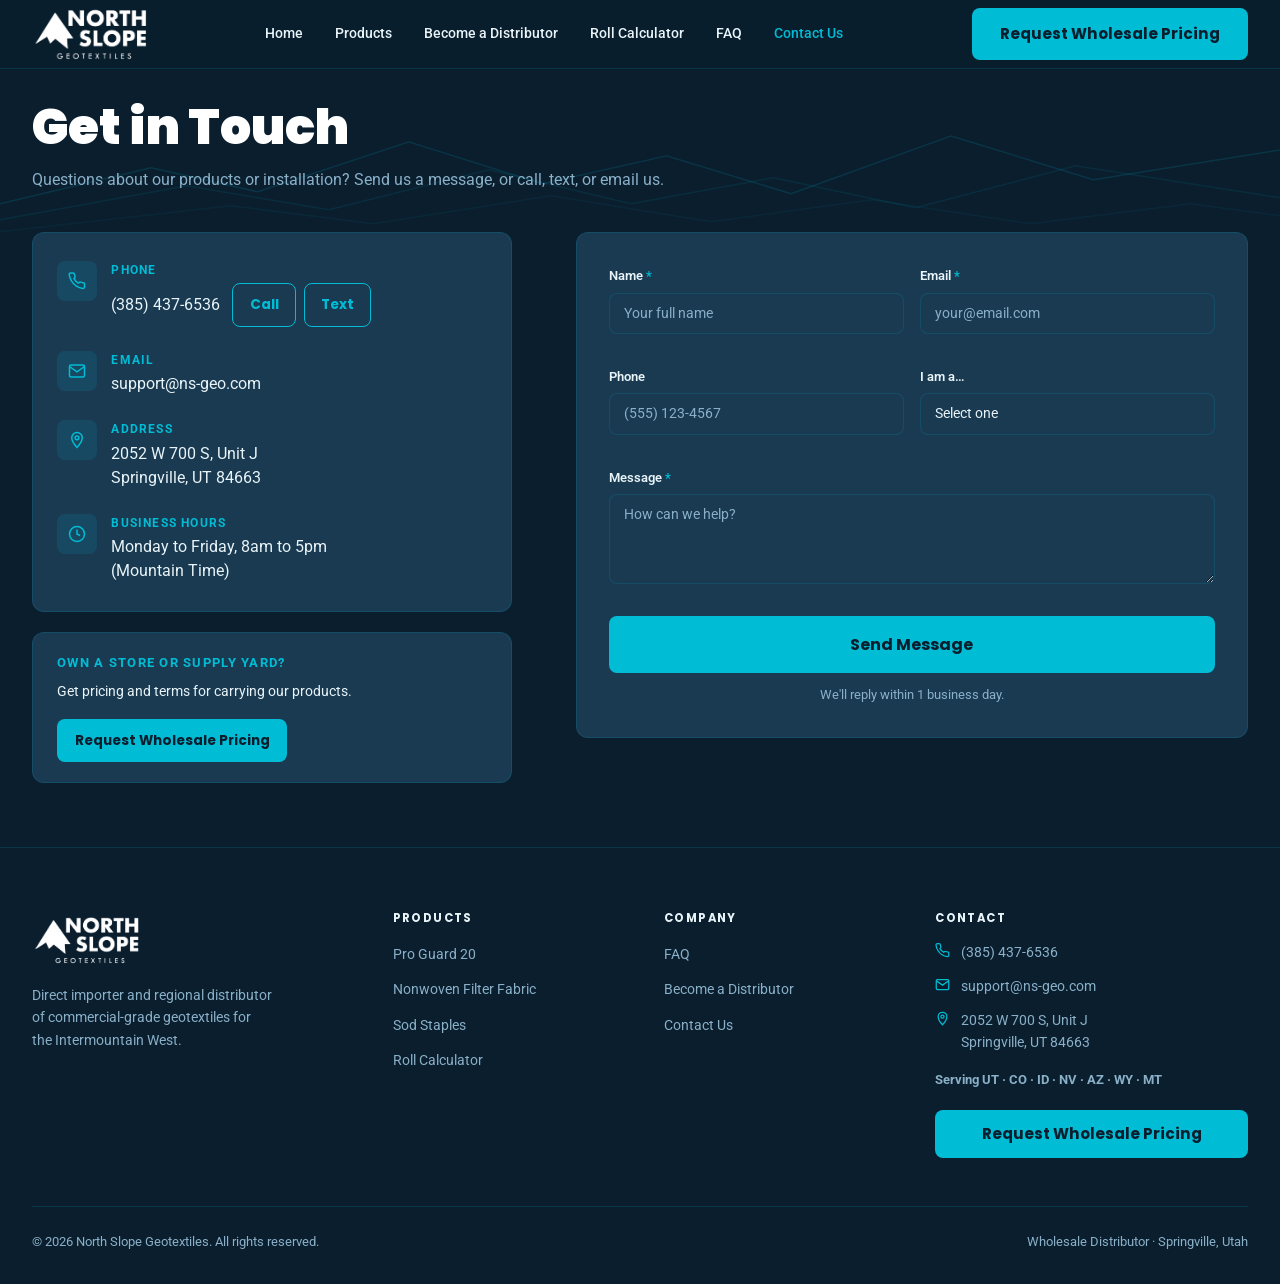
<file: contact.html>
<!DOCTYPE html>
<html lang="en">
<head>
  <meta charset="UTF-8" />
  <meta name="viewport" content="width=device-width, initial-scale=1.0" />
  <title>Contact Us | North Slope Geo</title>
  <meta name="description" content="Questions about our products or installation? Send North Slope Geotextiles a message, or call, text, or email us. Based in Springville, Utah." />
  <link rel="preconnect" href="https://fonts.googleapis.com" />
  <link rel="preconnect" href="https://fonts.gstatic.com" crossorigin />
  <link href="https://fonts.googleapis.com/css2?family=Poppins:wght@400;600;700;800;900&family=Roboto:wght@300;400;500;600&display=swap" rel="stylesheet" />
  <link rel="stylesheet" href="styles.css" />
</head>
<body class="page-contact">

  <!-- ── NAVIGATION ─────────────────────────────────────────── -->
  <nav id="top">
    <div class="nav-inner">
      <a href="/" class="nav-logo">
        <!-- Use local image if available, otherwise SVG fallback -->
        <img src="images/north-slope-logo.png" alt="North Slope Industries"
             onerror="this.style.display='none';this.nextElementSibling.style.display='flex'" />
        <div class="logo-svg" style="display:none">
          <svg viewBox="0 0 40 40" fill="none" xmlns="http://www.w3.org/2000/svg">
            <polygon points="20,4 36,34 4,34" fill="none" stroke="#00bcd4" stroke-width="2.5"/>
            <polygon points="20,10 30,30 10,30" fill="#00bcd4" opacity="0.25"/>
          </svg>
          <div class="logo-text">North<br/>Slope<br/><span style="font-size:0.6rem;letter-spacing:0.2em;opacity:0.7">INDUSTRIES</span></div>
        </div>
      </a>
      <div class="nav-links">
        <a href="/">Home</a>
        <a href="/products">Products</a>
        <a href="/become-a-distributor">Become a Distributor</a>
        <a href="/roll-calculator">Roll Calculator</a>
        <a href="/faq">FAQ</a>
        <a href="/contact" aria-current="page">Contact Us</a>
      </div>
      <a href="/become-a-distributor#apply" class="btn-primary nav-cta">Request Wholesale Pricing</a>
      <button type="button" class="menu-toggle" aria-expanded="false" aria-controls="mobile-menu" aria-label="Open menu">
        <span class="menu-toggle-bar"></span>
        <span class="menu-toggle-bar"></span>
        <span class="menu-toggle-bar"></span>
      </button>
    </div>
    <div class="mobile-menu" id="mobile-menu" hidden>
      <ul>
        <li><a href="/" class="mobile-menu-page">Home</a></li>
        <li><a href="/products" class="mobile-menu-page">Products</a></li>
        <li><a href="/become-a-distributor" class="mobile-menu-page">Become a Distributor</a></li>
        <li><a href="/roll-calculator" class="mobile-menu-page">Roll Calculator</a></li>
        <li><a href="/faq" class="mobile-menu-page">FAQ</a></li>
        <li><a href="/contact" class="mobile-menu-page" aria-current="page">Contact Us</a></li>
      </ul>
      <a href="/become-a-distributor#apply" class="btn-primary mobile-menu-cta">Request Wholesale Pricing</a>
    </div>
  </nav>

  <!-- ── BANNER ───────────────────────────────────────────────── -->
  <section class="distributor-page contact-page-banner">
    <svg class="dist-banner-mountains" viewBox="0 0 1440 320" preserveAspectRatio="none" aria-hidden="true" focusable="false">
      <path d="M0 250 L170 160 L290 220 L460 95 L610 200 L750 130 L890 225 L1070 80 L1230 190 L1440 115" />
      <path d="M0 290 L210 205 L370 265 L550 165 L710 250 L870 185 L1030 260 L1210 155 L1440 235" />
      <path d="M0 320 L260 255 L420 300 L620 230 L800 295 L980 240 L1160 300 L1340 250 L1440 280" />
    </svg>
    <div class="container">
      <div class="section-header fade-up">
        <h1>Get in Touch</h1>
        <p>Questions about our products or installation? Send us a message, or call, text, or email us.</p>
      </div>
    </div>
  </section>

  <!-- ── CONTACT DETAILS AND FORM ─────────────────────────────── -->
  <section class="contact-section contact-page-main">
    <div class="container">
      <div class="contact-grid">
        <div class="contact-side fade-up">
        <div class="contact-details">
          <div class="contact-detail">
            <span class="contact-detail-icon"><svg width="18" height="18" viewBox="0 0 24 24" fill="none" stroke="currentColor" stroke-width="2" aria-hidden="true"><path d="M22 16.92v3a2 2 0 0 1-2.18 2 19.79 19.79 0 0 1-8.63-3.07A19.5 19.5 0 0 1 4.69 12a19.79 19.79 0 0 1-3.07-8.67A2 2 0 0 1 3.6 1.18h3a2 2 0 0 1 2 1.72c.127.96.361 1.903.7 2.81a2 2 0 0 1-.45 2.11L7.91 8.91a16 16 0 0 0 6 6l.91-.91a2 2 0 0 1 2.11-.45c.907.339 1.85.573 2.81.7A2 2 0 0 1 22 16.92z"/></svg></span>
            <div class="contact-detail-body">
              <span class="contact-detail-label">Phone</span>
              <span class="direct-phone-row">
                <span class="direct-phone contact-detail-value">(385) 437-6536</span>
                <span class="faq-contact-actions">
                  <a href="tel:+13854376536" class="faq-contact-btn" aria-label="Call (385) 437-6536">Call</a>
                  <a href="sms:+13854376536" class="faq-contact-btn" aria-label="Text (385) 437-6536">Text</a>
                </span>
              </span>
            </div>
          </div>
          <div class="contact-detail">
            <span class="contact-detail-icon"><svg width="18" height="18" viewBox="0 0 24 24" fill="none" stroke="currentColor" stroke-width="2" aria-hidden="true"><path d="M4 4h16c1.1 0 2 .9 2 2v12c0 1.1-.9 2-2 2H4c-1.1 0-2-.9-2-2V6c0-1.1.9-2 2-2z"/><polyline points="22,6 12,13 2,6"/></svg></span>
            <div class="contact-detail-body">
              <span class="contact-detail-label">Email</span>
              <a href="mailto:support@ns-geo.com" class="direct-email contact-detail-value">support@<wbr>ns-geo.com</a>
            </div>
          </div>
          <div class="contact-detail">
            <span class="contact-detail-icon"><svg width="18" height="18" viewBox="0 0 24 24" fill="none" stroke="currentColor" stroke-width="2" aria-hidden="true"><path d="M12 2C8.13 2 5 5.13 5 9c0 5.25 7 13 7 13s7-7.75 7-13c0-3.87-3.13-7-7-7z"/><circle cx="12" cy="9" r="2.5"/></svg></span>
            <div class="contact-detail-body">
              <span class="contact-detail-label">Address</span>
              <span class="contact-detail-value">2052 W 700 S, Unit J<br/>Springville, UT 84663</span>
            </div>
          </div>
          <div class="contact-detail">
            <span class="contact-detail-icon"><svg width="18" height="18" viewBox="0 0 24 24" fill="none" stroke="currentColor" stroke-width="2" aria-hidden="true"><circle cx="12" cy="12" r="10"/><polyline points="12 6 12 12 16 14"/></svg></span>
            <div class="contact-detail-body">
              <span class="contact-detail-label">Business Hours</span>
              <span class="contact-detail-value">Monday to Friday, 8am to 5pm<br/>(Mountain Time)</span>
            </div>
          </div>
        </div>
        <div class="contact-wholesale">
          <p class="contact-wholesale-title">Own a store or supply yard?</p>
          <p class="contact-wholesale-text">Get pricing and terms for carrying our products.</p>
          <a href="/become-a-distributor#apply" class="btn-primary contact-wholesale-btn">Request Wholesale Pricing</a>
        </div>
        </div>

        <form class="form-card fade-up fade-up-delay-1" name="general-contact" method="POST" data-netlify="true" netlify-honeypot="bot-field" data-success-text="✓ Message Sent! We’ll be in touch soon." onsubmit="return handleFormSubmit(event, this)">
          <input type="hidden" name="form-name" value="general-contact" />
          <p style="display:none;"><label>Don't fill this out: <input name="bot-field" /></label></p>
          <div class="form-row">
            <div class="form-group">
              <label for="contact-name">Name <span>*</span></label>
              <input type="text" id="contact-name" name="name" placeholder="Your full name" autocomplete="name" required />
            </div>
            <div class="form-group">
              <label for="contact-email">Email <span>*</span></label>
              <input type="email" id="contact-email" name="email" placeholder="your@email.com" autocomplete="email" required />
            </div>
          </div>
          <div class="form-row">
            <div class="form-group">
              <label for="contact-phone">Phone</label>
              <input type="tel" id="contact-phone" name="phone" placeholder="(555) 123-4567" autocomplete="tel" />
            </div>
            <div class="form-group">
              <label for="contact-type">I am a…</label>
              <select id="contact-type" name="i_am_a">
                <option value="">Select one</option>
                <option>Homeowner</option>
                <option>Contractor</option>
                <option>Store or supply yard</option>
                <option>Other</option>
              </select>
            </div>
          </div>
          <div class="form-group">
            <label for="contact-message">Message <span>*</span></label>
            <textarea id="contact-message" name="message" placeholder="How can we help?" required></textarea>
          </div>
          <button type="submit" class="btn-primary form-submit">Send Message</button>
          <p class="form-note">We'll reply within 1 business day.</p>
        </form>
      </div>
    </div>
  </section>

  <!-- ── FOOTER ───────────────────────────────────────────────── -->
  <footer>
    <div class="container">
      <div class="footer-grid">
        <div class="footer-brand">
          <img src="images/north-slope-logo.png" alt="North Slope Industries" style="height:56px;width:auto;"
               onerror="this.style.display='none';this.nextElementSibling.style.display='block'" />
          <div class="logo-svg" style="display:none">
            <svg viewBox="0 0 40 40" height="36" fill="none" xmlns="http://www.w3.org/2000/svg">
              <polygon points="20,4 36,34 4,34" fill="none" stroke="#00bcd4" stroke-width="2.5"/>
              <polygon points="20,10 30,30 10,30" fill="#00bcd4" opacity="0.25"/>
            </svg>
            <div class="logo-text" style="font-size:0.75rem;">NORTH SLOPE<br/><span style="font-size:0.55rem;opacity:0.7">INDUSTRIES</span></div>
          </div>
          <p>Direct importer and regional distributor of commercial-grade geotextiles for the Intermountain West.</p>
        </div>
        <div class="footer-col">
          <h5>Products</h5>
          <ul>
            <li><a href="/products#pro-guard-20">Pro Guard 20</a></li>
            <li><a href="/products#nonwoven-filter-fabric">Nonwoven Filter Fabric</a></li>
            <li><a href="/products#sod-staples">Sod Staples</a></li>
            <li><a href="/roll-calculator">Roll Calculator</a></li>
          </ul>
        </div>
        <div class="footer-col">
          <h5>Company</h5>
          <ul>
            <li><a href="/faq">FAQ</a></li>
            <li><a href="/become-a-distributor">Become a Distributor</a></li>
            <li><a href="/contact">Contact Us</a></li>
          </ul>
        </div>
        <div class="footer-col">
          <h5>Contact</h5>
          <div class="footer-contact-item">
            <svg width="15" height="15" viewBox="0 0 24 24" fill="none" stroke="currentColor" stroke-width="2"><path d="M22 16.92v3a2 2 0 0 1-2.18 2 19.79 19.79 0 0 1-8.63-3.07A19.5 19.5 0 0 1 4.69 12a19.79 19.79 0 0 1-3.07-8.67A2 2 0 0 1 3.6 1.18h3a2 2 0 0 1 2 1.72c.127.96.361 1.903.7 2.81a2 2 0 0 1-.45 2.11L7.91 8.91a16 16 0 0 0 6 6l.91-.91a2 2 0 0 1 2.11-.45c.907.339 1.85.573 2.81.7A2 2 0 0 1 22 16.92z"/></svg>
            (385) 437-6536
          </div>
          <div class="footer-contact-item">
            <svg width="15" height="15" viewBox="0 0 24 24" fill="none" stroke="currentColor" stroke-width="2"><path d="M4 4h16c1.1 0 2 .9 2 2v12c0 1.1-.9 2-2 2H4c-1.1 0-2-.9-2-2V6c0-1.1.9-2 2-2z"/><polyline points="22,6 12,13 2,6"/></svg>
            <a href="mailto:support@ns-geo.com">support@ns-geo.com</a>
          </div>
          <div class="footer-contact-item">
            <svg width="15" height="15" viewBox="0 0 24 24" fill="none" stroke="currentColor" stroke-width="2"><path d="M12 2C8.13 2 5 5.13 5 9c0 5.25 7 13 7 13s7-7.75 7-13c0-3.87-3.13-7-7-7z"/><circle cx="12" cy="9" r="2.5"/></svg>
            2052 W 700 S, Unit J<br/>Springville, UT 84663
          </div>
          <p class="footer-serving">Serving UT · CO · ID · NV · AZ · WY · MT</p>
          <a href="/become-a-distributor#apply" class="btn-primary" style="width:100%;justify-content:center;text-align:center;display:block;padding:0.75rem 1rem;">Request Wholesale Pricing</a>
        </div>
      </div>
      <div class="footer-bottom">
        <p>© 2026 North Slope Geotextiles. All rights reserved.</p>
        <p>Wholesale Distributor · Springville, Utah</p>
      </div>
    </div>
  </footer>

  <!-- ── SCRIPTS ───────────────────────────────────────────────── -->
  <script src="script.js"></script>
  <script src="menu.js"></script>
</body>
</html>
</file>
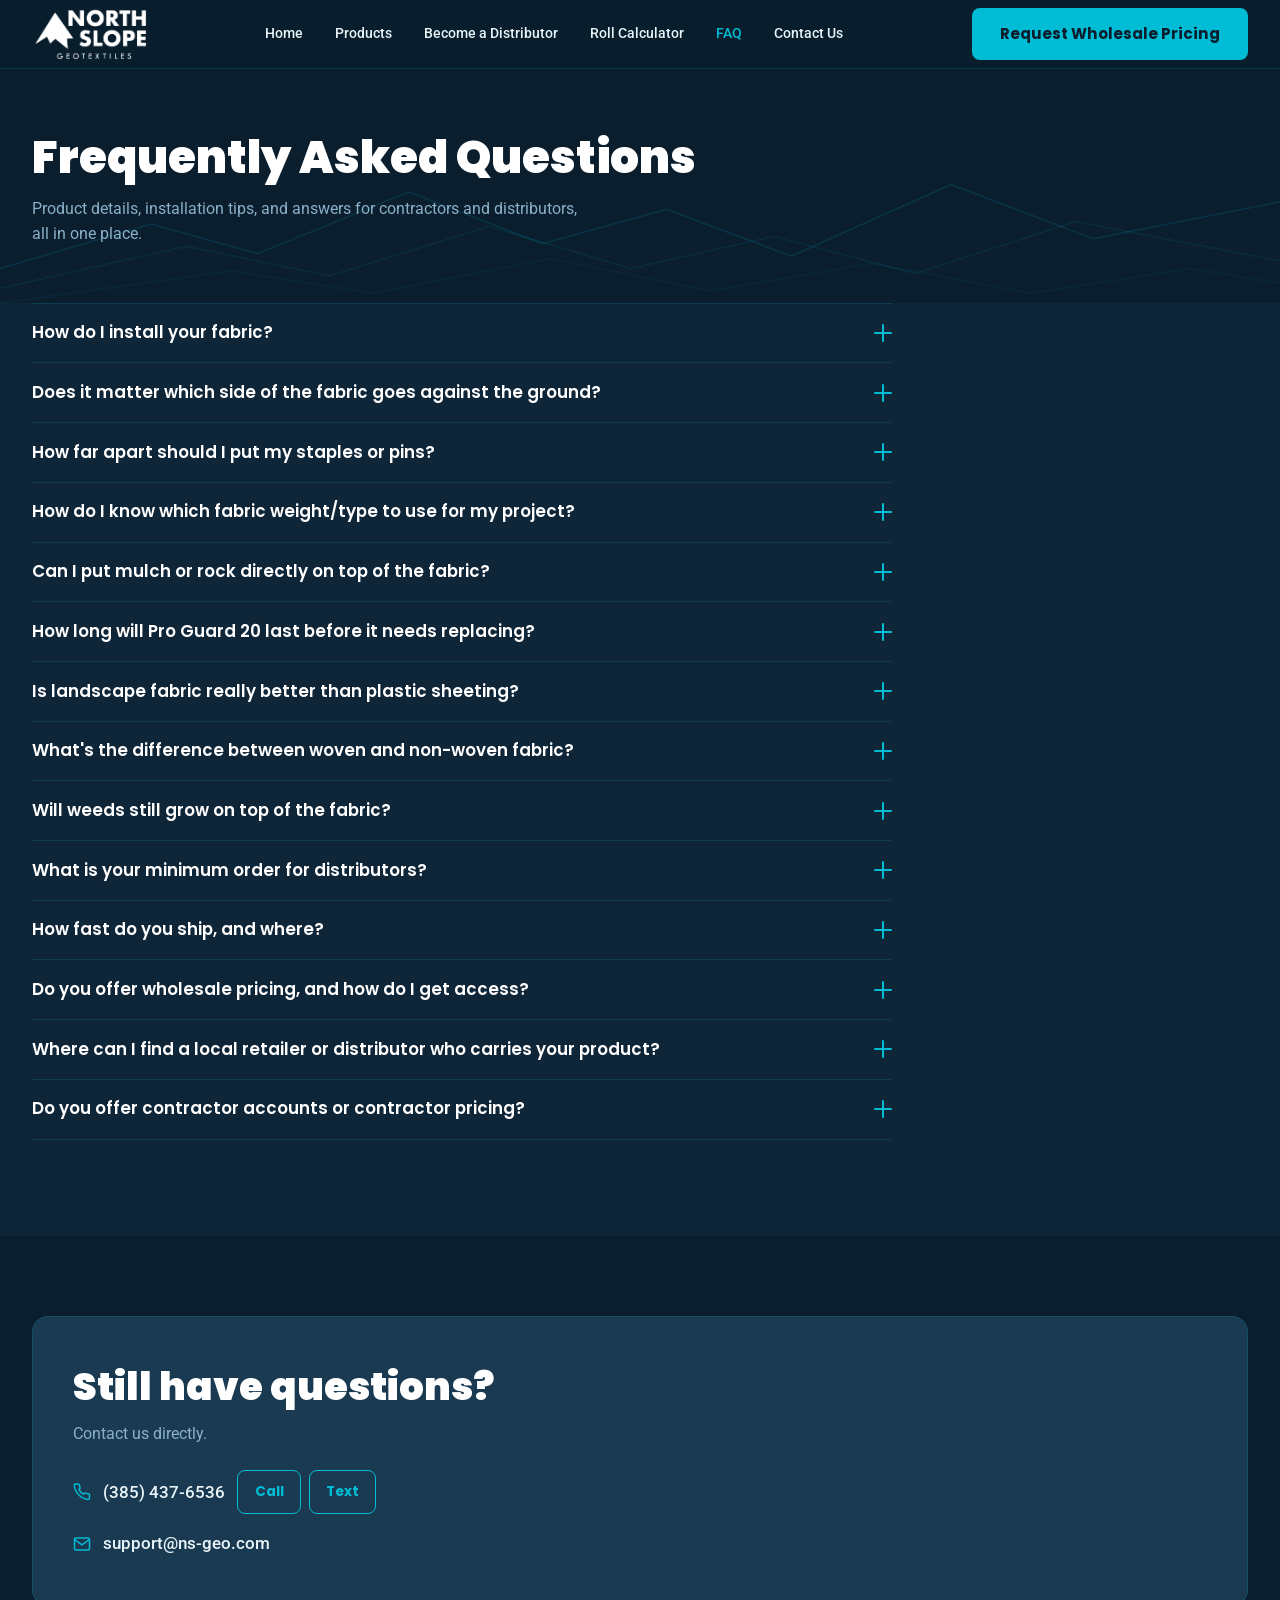
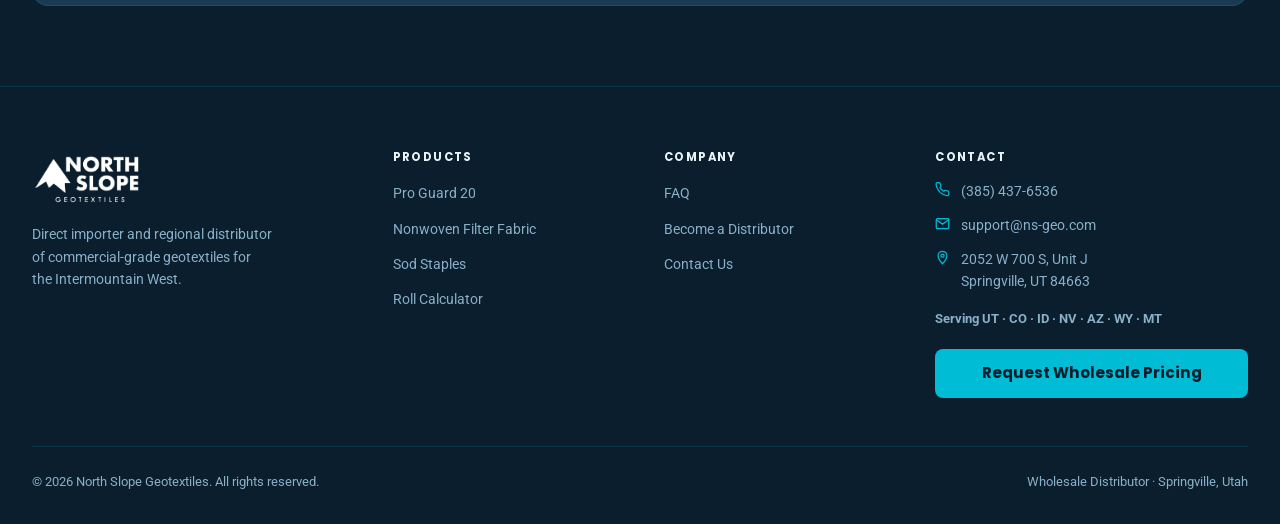
<file: faq.html>
<!DOCTYPE html>
<html lang="en">
<head>
  <meta charset="UTF-8" />
  <meta name="viewport" content="width=device-width, initial-scale=1.0" />
  <title>Frequently Asked Questions | North Slope Geo</title>
  <meta name="description" content="Answers to common questions about Pro Guard 20 weed barrier fabric, filter fabric, installation, and ordering from North Slope Geotextiles." />
  <link rel="preconnect" href="https://fonts.googleapis.com" />
  <link rel="preconnect" href="https://fonts.gstatic.com" crossorigin />
  <link href="https://fonts.googleapis.com/css2?family=Poppins:wght@400;600;700;800;900&family=Roboto:wght@300;400;500;600&display=swap" rel="stylesheet" />
  <link rel="stylesheet" href="styles.css" />
</head>
<body>

  <!-- ── NAVIGATION ─────────────────────────────────────────── -->
  <nav id="top">
    <div class="nav-inner">
      <a href="/" class="nav-logo">
        <!-- Use local image if available, otherwise SVG fallback -->
        <img src="images/north-slope-logo.png" alt="North Slope Industries"
             onerror="this.style.display='none';this.nextElementSibling.style.display='flex'" />
        <div class="logo-svg" style="display:none">
          <svg viewBox="0 0 40 40" fill="none" xmlns="http://www.w3.org/2000/svg">
            <polygon points="20,4 36,34 4,34" fill="none" stroke="#00bcd4" stroke-width="2.5"/>
            <polygon points="20,10 30,30 10,30" fill="#00bcd4" opacity="0.25"/>
          </svg>
          <div class="logo-text">North<br/>Slope<br/><span style="font-size:0.6rem;letter-spacing:0.2em;opacity:0.7">INDUSTRIES</span></div>
        </div>
      </a>
      <div class="nav-links">
        <a href="/">Home</a>
        <a href="/products">Products</a>
        <a href="/become-a-distributor">Become a Distributor</a>
        <a href="/roll-calculator">Roll Calculator</a>
        <a href="/faq" aria-current="page">FAQ</a>
        <a href="/contact">Contact Us</a>
      </div>
      <a href="/become-a-distributor#apply" class="btn-primary nav-cta">Request Wholesale Pricing</a>
      <button type="button" class="menu-toggle" aria-expanded="false" aria-controls="mobile-menu" aria-label="Open menu">
        <span class="menu-toggle-bar"></span>
        <span class="menu-toggle-bar"></span>
        <span class="menu-toggle-bar"></span>
      </button>
    </div>
    <div class="mobile-menu" id="mobile-menu" hidden>
      <ul>
        <li><a href="/" class="mobile-menu-page">Home</a></li>
        <li><a href="/products" class="mobile-menu-page">Products</a></li>
        <li><a href="/become-a-distributor" class="mobile-menu-page">Become a Distributor</a></li>
        <li><a href="/roll-calculator" class="mobile-menu-page">Roll Calculator</a></li>
        <li><a href="/faq" class="mobile-menu-page" aria-current="page">FAQ</a></li>
        <li><a href="/contact" class="mobile-menu-page">Contact Us</a></li>
      </ul>
      <a href="/become-a-distributor#apply" class="btn-primary mobile-menu-cta">Request Wholesale Pricing</a>
    </div>
  </nav>

  <!-- ── FAQ ──────────────────────────────────────────────────── -->
  <section class="faq-page" id="faq">
    <div class="container">
      <div class="section-header banner-mountains-host">
        <svg class="dist-banner-mountains banner-mountains-inline" viewBox="0 0 1440 320" preserveAspectRatio="none" aria-hidden="true" focusable="false">
          <path d="M0 250 L170 160 L290 220 L460 95 L610 200 L750 130 L890 225 L1070 80 L1230 190 L1440 115" />
          <path d="M0 290 L210 205 L370 265 L550 165 L710 250 L870 185 L1030 260 L1210 155 L1440 235" />
          <path d="M0 320 L260 255 L420 300 L620 230 L800 295 L980 240 L1160 300 L1340 250 L1440 280" />
        </svg>
        <h1>Frequently Asked Questions</h1>
        <p>Product details, installation tips, and answers for contractors and distributors, all in one place.</p>
      </div>
      <div class="faq-list">
        <details class="faq-item" id="how-to-install">
          <summary>How do I install your fabric?<span class="faq-icon" aria-hidden="true"></span></summary>
          <div class="faq-answer">
            <p>Clear the area of weeds and debris, then roll out the fabric soft side down (soft side up on slopes to help hold mulch). Overlap seams at least 6 inches, and secure the fabric with staples every 3 to 4 feet along all edges and seams. Finish by covering it with mulch or rock.</p>
            <p><a href="https://youtu.be/LLQzK2Jom3c" class="faq-answer-standalone-link" target="_blank" rel="noopener">Watch our installation video →</a></p>
          </div>
        </details>
        <details class="faq-item">
          <summary>Does it matter which side of the fabric goes against the ground?<span class="faq-icon" aria-hidden="true"></span></summary>
          <div class="faq-answer">
            <p>Yes. For most installations, place the soft side down. This helps pull water through the fabric more effectively. On slopes or hills, however, you may want to flip it so the soft side faces up instead; the texture helps grip the mulch on top and keeps it from sliding or washing away.</p>
          </div>
        </details>
        <details class="faq-item">
          <summary>How far apart should I put my staples or pins?<span class="faq-icon" aria-hidden="true"></span></summary>
          <div class="faq-answer">
            <p>As a general rule, place staples or pins every 3 to 4 feet along all edges and seams, with tighter spacing in windy areas or on slopes to prevent shifting.</p>
          </div>
        </details>
        <details class="faq-item">
          <summary>How do I know which fabric weight/type to use for my project?<span class="faq-icon" aria-hidden="true"></span></summary>
          <div class="faq-answer">
            <p>It depends on what you're trying to solve. Our Pro Guard 20 woven fabric comes in a single weight, 5 oz, and is the right choice when weed control is your main concern: garden beds, pathways, and under gravel or mulch.</p>
            <p>Use our Nonwoven Filter Fabric for soil stabilization, erosion control, or drainage. Common uses would be for retaining walls or French drains. Our <a href="/products#nonwoven-filter-fabric">Nonwoven Filter Fabric box on our Products page</a> has more details on weights and use cases for that product.</p>
          </div>
        </details>
        <details class="faq-item">
          <summary>Can I put mulch or rock directly on top of the fabric?<span class="faq-icon" aria-hidden="true"></span></summary>
          <div class="faq-answer">
            <p>Yes. That's the standard use case. Landscape fabric is designed to sit under a layer of mulch, rock, or gravel. The fabric blocks weeds from below while the material on top holds it in place, blocks sunlight, and protects the fabric from UV breakdown and foot traffic.</p>
          </div>
        </details>
        <details class="faq-item">
          <summary>How long will Pro Guard 20 last before it needs replacing?<span class="faq-icon" aria-hidden="true"></span></summary>
          <div class="faq-answer">
            <p>Pro Guard 20 is rated for a 20-year lifespan, as long as it's covered properly with mulch, rock, or gravel. Leaving it exposed to direct sunlight without cover will shorten its life.</p>
          </div>
        </details>
        <details class="faq-item">
          <summary>Is landscape fabric really better than plastic sheeting?<span class="faq-icon" aria-hidden="true"></span></summary>
          <div class="faq-answer">
            <p>Generally, yes, for most landscaping uses. Plastic sheeting is solid, so it blocks water and air along with weeds. That starves the soil underneath, which can harm nearby plants over time and cause water to pool or run off instead of soaking in. Landscape fabric is porous: it blocks weeds and light while still letting water, air, and nutrients reach the soil.</p>
          </div>
        </details>
        <details class="faq-item">
          <summary>What's the difference between woven and non-woven fabric?<span class="faq-icon" aria-hidden="true"></span></summary>
          <div class="faq-answer">
            <p>Woven fabric is made from strands crossed over each other, like a tight mesh. It's built for weed control and holds up well under foot traffic, gravel, or mulch. This is what our Pro Guard 20 is made from, and it's the right choice for garden beds, pathways, and general weed barrier use.</p>
            <p>Non-woven fabric is made from fibers pressed together into a sheet, similar to felt. It's built more for soil stabilization, erosion control, and drainage rather than weed control, common in applications like retaining walls or French drains. This is what our filter fabric is made from.</p>
          </div>
        </details>
        <details class="faq-item">
          <summary>Will weeds still grow on top of the fabric?<span class="faq-icon" aria-hidden="true"></span></summary>
          <div class="faq-answer">
            <p>It's possible, though the fabric itself isn't the cause. Over time, dust, mulch breakdown, and windblown seeds can build up on top of the fabric, creating a thin layer of soil where weeds can take root, even though the fabric below is still blocking weeds from growing up through it. Because the fabric prevents those weeds from rooting into the ground underneath, any weeds that do appear on top should be extremely easy to pull out. Keeping mulch topped up and removing any surface debris helps minimize this even further.</p>
          </div>
        </details>
        <details class="faq-item">
          <summary>What is your minimum order for distributors?<span class="faq-icon" aria-hidden="true"></span></summary>
          <div class="faq-answer">
            <p>Our order minimum is $2,000. Visit our <a href="/become-a-distributor">Become a Distributor page</a> for more details.</p>
          </div>
        </details>
        <details class="faq-item">
          <summary>How fast do you ship, and where?<span class="faq-icon" aria-hidden="true"></span></summary>
          <div class="faq-answer">
            <p>We serve Utah, Colorado, Idaho, Nevada, Arizona, Wyoming, and Montana. Shipping times vary by location, but if you're along the Wasatch Front, deliveries are fast since we're local. Being close to home is one of our biggest advantages; you get the reliability of a regional supplier without the wait times of a national one.</p>
          </div>
        </details>
        <details class="faq-item">
          <summary>Do you offer wholesale pricing, and how do I get access?<span class="faq-icon" aria-hidden="true"></span></summary>
          <div class="faq-answer">
            <p>Yes. North Slope offers wholesale pricing to qualifying distributors. Visit our <a href="/become-a-distributor">Become a Distributor page</a> and fill out your information. We'll get back to you within 1 business day.</p>
          </div>
        </details>
        <details class="faq-item">
          <summary>Where can I find a local retailer or distributor who carries your product?<span class="faq-icon" aria-hidden="true"></span></summary>
          <div class="faq-answer">
            <p>Visit our Where to Buy page to search for a distributor in your area.</p>
          </div>
        </details>
        <details class="faq-item">
          <summary>Do you offer contractor accounts or contractor pricing?<span class="faq-icon" aria-hidden="true"></span></summary>
          <div class="faq-answer">
            <p>Most contractors buy through one of our local distributors. You can find one on our Where to Buy page.</p>
            <p>Need a contractor account with us directly? Send us an email at <a href="mailto:support@ns-geo.com">support@ns-geo.com</a>.</p>
          </div>
        </details>
      </div>
    </div>
  </section>

  <!-- ── CONTACT ──────────────────────────────────────────────── -->
  <div class="cta-band faq-contact">
    <div class="container">
      <div class="cta-card">
        <h2>Still have questions?</h2>
        <p>Contact us directly.</p>
        <div class="faq-contact-row">
          <svg width="18" height="18" viewBox="0 0 24 24" fill="none" stroke="currentColor" stroke-width="2" aria-hidden="true"><path d="M22 16.92v3a2 2 0 0 1-2.18 2 19.79 19.79 0 0 1-8.63-3.07A19.5 19.5 0 0 1 4.69 12a19.79 19.79 0 0 1-3.07-8.67A2 2 0 0 1 3.6 1.18h3a2 2 0 0 1 2 1.72c.127.96.361 1.903.7 2.81a2 2 0 0 1-.45 2.11L7.91 8.91a16 16 0 0 0 6 6l.91-.91a2 2 0 0 1 2.11-.45c.907.339 1.85.573 2.81.7A2 2 0 0 1 22 16.92z"/></svg>
          <span class="faq-contact-value">(385) 437-6536</span>
          <span class="faq-contact-actions">
            <a href="tel:+13854376536" class="faq-contact-btn" aria-label="Call (385) 437-6536">Call</a>
            <a href="sms:+13854376536" class="faq-contact-btn" aria-label="Text (385) 437-6536">Text</a>
          </span>
        </div>
        <div class="faq-contact-row">
          <svg width="18" height="18" viewBox="0 0 24 24" fill="none" stroke="currentColor" stroke-width="2" aria-hidden="true"><path d="M4 4h16c1.1 0 2 .9 2 2v12c0 1.1-.9 2-2 2H4c-1.1 0-2-.9-2-2V6c0-1.1.9-2 2-2z"/><polyline points="22,6 12,13 2,6"/></svg>
          <a href="mailto:support@ns-geo.com" class="faq-contact-value faq-contact-email">support@<wbr>ns-geo.com</a>
        </div>
      </div>
    </div>
  </div>

  <!-- ── FOOTER ───────────────────────────────────────────────── -->
  <footer>
    <div class="container">
      <div class="footer-grid">
        <div class="footer-brand">
          <img src="images/north-slope-logo.png" alt="North Slope Industries" style="height:56px;width:auto;"
               onerror="this.style.display='none';this.nextElementSibling.style.display='block'" />
          <div class="logo-svg" style="display:none">
            <svg viewBox="0 0 40 40" height="36" fill="none" xmlns="http://www.w3.org/2000/svg">
              <polygon points="20,4 36,34 4,34" fill="none" stroke="#00bcd4" stroke-width="2.5"/>
              <polygon points="20,10 30,30 10,30" fill="#00bcd4" opacity="0.25"/>
            </svg>
            <div class="logo-text" style="font-size:0.75rem;">NORTH SLOPE<br/><span style="font-size:0.55rem;opacity:0.7">INDUSTRIES</span></div>
          </div>
          <p>Direct importer and regional distributor of commercial-grade geotextiles for the Intermountain West.</p>
        </div>
        <div class="footer-col">
          <h5>Products</h5>
          <ul>
            <li><a href="/products#pro-guard-20">Pro Guard 20</a></li>
            <li><a href="/products#nonwoven-filter-fabric">Nonwoven Filter Fabric</a></li>
            <li><a href="/products#sod-staples">Sod Staples</a></li>
            <li><a href="/roll-calculator">Roll Calculator</a></li>
          </ul>
        </div>
        <div class="footer-col">
          <h5>Company</h5>
          <ul>
            <li><a href="/faq">FAQ</a></li>
            <li><a href="/become-a-distributor">Become a Distributor</a></li>
            <li><a href="/contact">Contact Us</a></li>
          </ul>
        </div>
        <div class="footer-col">
          <h5>Contact</h5>
          <div class="footer-contact-item">
            <svg width="15" height="15" viewBox="0 0 24 24" fill="none" stroke="currentColor" stroke-width="2"><path d="M22 16.92v3a2 2 0 0 1-2.18 2 19.79 19.79 0 0 1-8.63-3.07A19.5 19.5 0 0 1 4.69 12a19.79 19.79 0 0 1-3.07-8.67A2 2 0 0 1 3.6 1.18h3a2 2 0 0 1 2 1.72c.127.96.361 1.903.7 2.81a2 2 0 0 1-.45 2.11L7.91 8.91a16 16 0 0 0 6 6l.91-.91a2 2 0 0 1 2.11-.45c.907.339 1.85.573 2.81.7A2 2 0 0 1 22 16.92z"/></svg>
            (385) 437-6536
          </div>
          <div class="footer-contact-item">
            <svg width="15" height="15" viewBox="0 0 24 24" fill="none" stroke="currentColor" stroke-width="2"><path d="M4 4h16c1.1 0 2 .9 2 2v12c0 1.1-.9 2-2 2H4c-1.1 0-2-.9-2-2V6c0-1.1.9-2 2-2z"/><polyline points="22,6 12,13 2,6"/></svg>
            <a href="mailto:support@ns-geo.com">support@ns-geo.com</a>
          </div>
          <div class="footer-contact-item">
            <svg width="15" height="15" viewBox="0 0 24 24" fill="none" stroke="currentColor" stroke-width="2"><path d="M12 2C8.13 2 5 5.13 5 9c0 5.25 7 13 7 13s7-7.75 7-13c0-3.87-3.13-7-7-7z"/><circle cx="12" cy="9" r="2.5"/></svg>
            2052 W 700 S, Unit J<br/>Springville, UT 84663
          </div>
          <p class="footer-serving">Serving UT · CO · ID · NV · AZ · WY · MT</p>
          <a href="/become-a-distributor#apply" class="btn-primary" style="width:100%;justify-content:center;text-align:center;display:block;padding:0.75rem 1rem;">Request Wholesale Pricing</a>
        </div>
      </div>
      <div class="footer-bottom">
        <p>© 2026 North Slope Geotextiles. All rights reserved.</p>
        <p>Wholesale Distributor · Springville, Utah</p>
      </div>
    </div>
  </footer>

  <!-- ── SCRIPTS ───────────────────────────────────────────────── -->
  <script src="menu.js"></script>
</body>
</html>
</file>
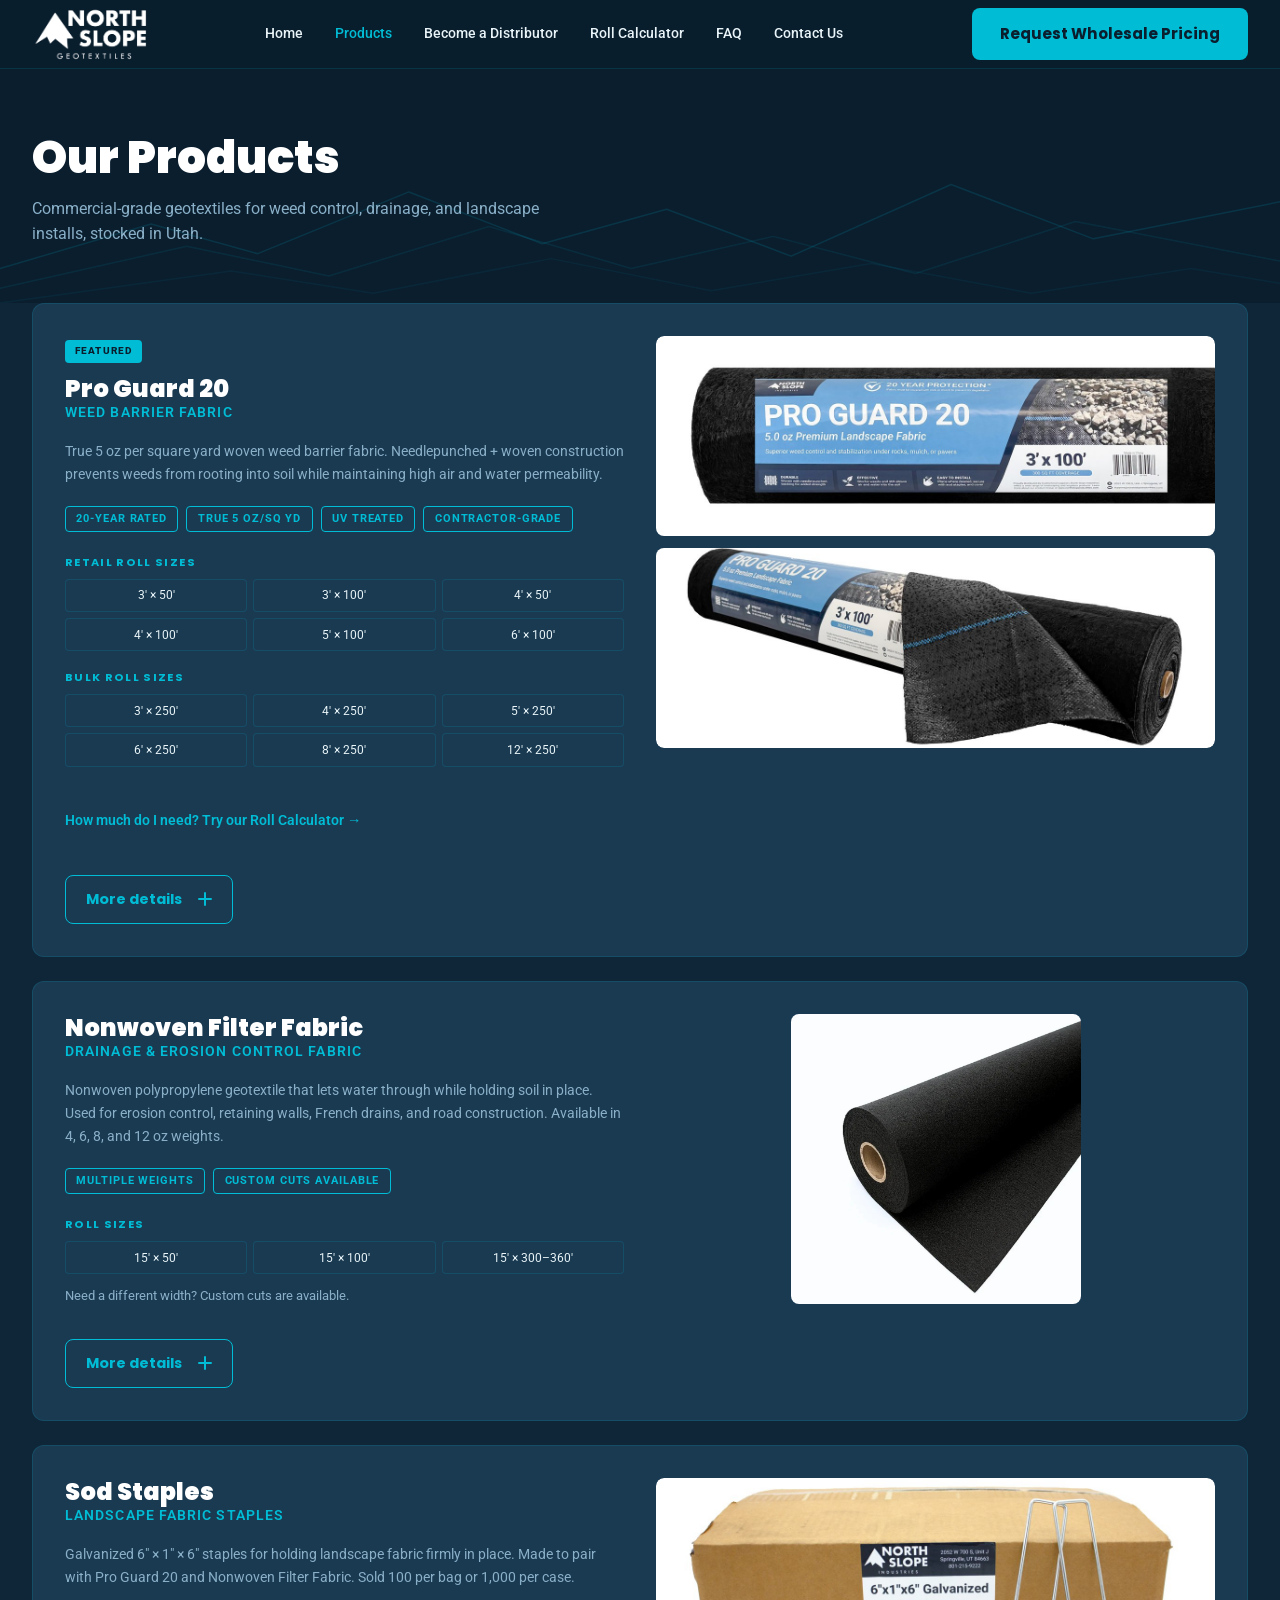
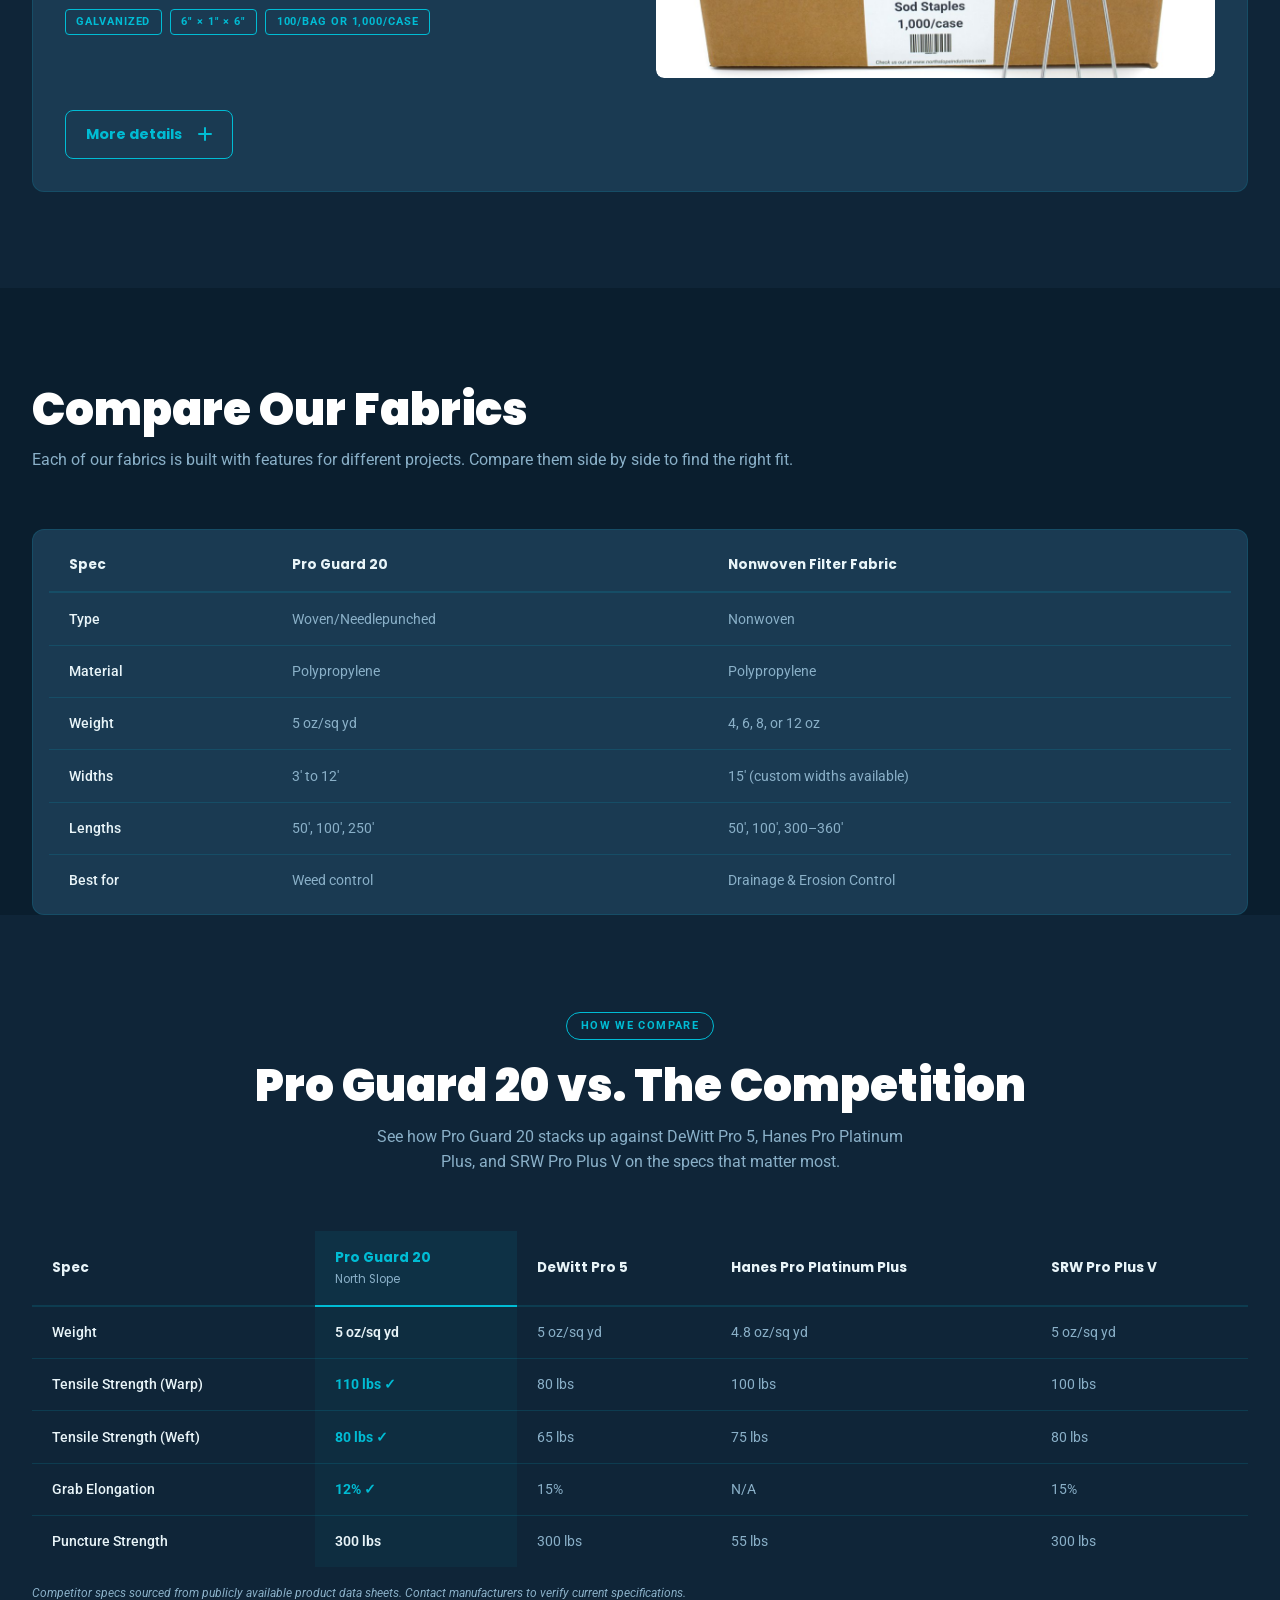
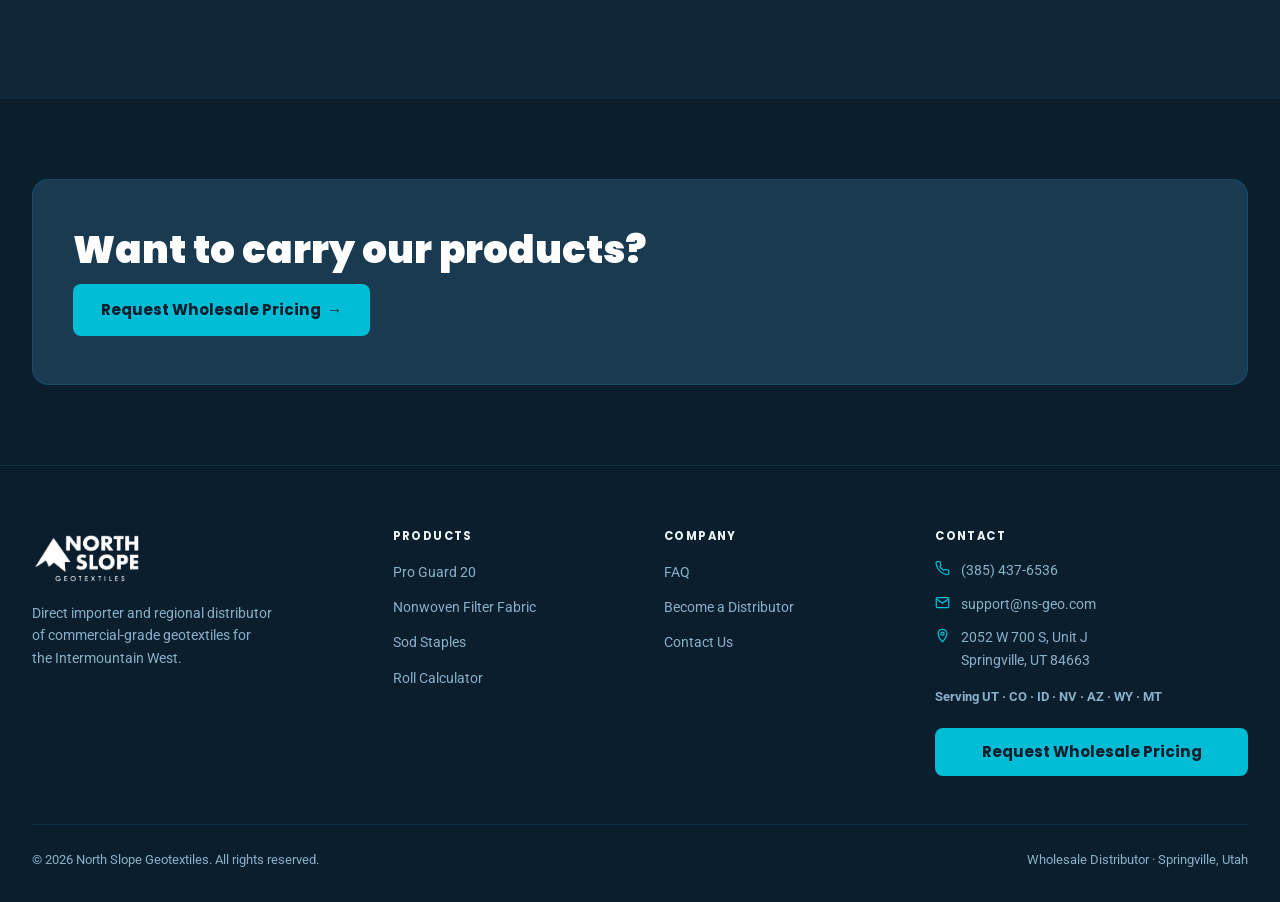
<file: products.html>
<!DOCTYPE html>
<html lang="en">
<head>
  <meta charset="UTF-8" />
  <meta name="viewport" content="width=device-width, initial-scale=1.0" />
  <title>Our Products | North Slope Geo</title>
  <meta name="description" content="Pro Guard 20 weed barrier fabric, Nonwoven Filter Fabric, and galvanized sod staples from North Slope Geotextiles, stocked in Utah." />
  <link rel="preconnect" href="https://fonts.googleapis.com" />
  <link rel="preconnect" href="https://fonts.gstatic.com" crossorigin />
  <link href="https://fonts.googleapis.com/css2?family=Poppins:wght@400;600;700;800;900&family=Roboto:wght@300;400;500;600&display=swap" rel="stylesheet" />
  <link rel="stylesheet" href="styles.css" />
</head>
<body>

  <!-- ── NAVIGATION ─────────────────────────────────────────── -->
  <nav id="top">
    <div class="nav-inner">
      <a href="/" class="nav-logo">
        <!-- Use local image if available, otherwise SVG fallback -->
        <img src="images/north-slope-logo.png" alt="North Slope Industries"
             onerror="this.style.display='none';this.nextElementSibling.style.display='flex'" />
        <div class="logo-svg" style="display:none">
          <svg viewBox="0 0 40 40" fill="none" xmlns="http://www.w3.org/2000/svg">
            <polygon points="20,4 36,34 4,34" fill="none" stroke="#00bcd4" stroke-width="2.5"/>
            <polygon points="20,10 30,30 10,30" fill="#00bcd4" opacity="0.25"/>
          </svg>
          <div class="logo-text">North<br/>Slope<br/><span style="font-size:0.6rem;letter-spacing:0.2em;opacity:0.7">INDUSTRIES</span></div>
        </div>
      </a>
      <div class="nav-links">
        <a href="/">Home</a>
        <a href="/products" aria-current="page">Products</a>
        <a href="/become-a-distributor">Become a Distributor</a>
        <a href="/roll-calculator">Roll Calculator</a>
        <a href="/faq">FAQ</a>
        <a href="/contact">Contact Us</a>
      </div>
      <a href="/become-a-distributor#apply" class="btn-primary nav-cta">Request Wholesale Pricing</a>
      <button type="button" class="menu-toggle" aria-expanded="false" aria-controls="mobile-menu" aria-label="Open menu">
        <span class="menu-toggle-bar"></span>
        <span class="menu-toggle-bar"></span>
        <span class="menu-toggle-bar"></span>
      </button>
    </div>
    <div class="mobile-menu" id="mobile-menu" hidden>
      <ul>
        <li><a href="/" class="mobile-menu-page">Home</a></li>
        <li><a href="/products" class="mobile-menu-page" aria-current="page">Products</a></li>
        <li><a href="/become-a-distributor" class="mobile-menu-page">Become a Distributor</a></li>
        <li><a href="/roll-calculator" class="mobile-menu-page">Roll Calculator</a></li>
        <li><a href="/faq" class="mobile-menu-page">FAQ</a></li>
        <li><a href="/contact" class="mobile-menu-page">Contact Us</a></li>
      </ul>
      <a href="/become-a-distributor#apply" class="btn-primary mobile-menu-cta">Request Wholesale Pricing</a>
    </div>
  </nav>

  <!-- ── PRODUCTS ─────────────────────────────────────────────── -->
  <section class="products-page">
    <div class="container">
      <div class="section-header banner-mountains-host">
        <svg class="dist-banner-mountains banner-mountains-inline" viewBox="0 0 1440 320" preserveAspectRatio="none" aria-hidden="true" focusable="false">
          <path d="M0 250 L170 160 L290 220 L460 95 L610 200 L750 130 L890 225 L1070 80 L1230 190 L1440 115" />
          <path d="M0 290 L210 205 L370 265 L550 165 L710 250 L870 185 L1030 260 L1210 155 L1440 235" />
          <path d="M0 320 L260 255 L420 300 L620 230 L800 295 L980 240 L1160 300 L1340 250 L1440 280" />
        </svg>
        <h1>Our Products</h1>
        <p>Commercial-grade geotextiles for weed control, drainage, and landscape installs, stocked in Utah.</p>
      </div>
      <div class="product-list">
        <div class="product-main" id="pro-guard-20">
          <div>
            <span class="product-badge">Featured</span>
            <h3>Pro Guard 20</h3>
            <div class="product-sub">Weed Barrier Fabric</div>
            <p>True 5 oz per square yard woven weed barrier fabric. Needlepunched + woven construction prevents weeds from rooting into soil while maintaining high air and water permeability.</p>
            <div class="product-tags">
              <span class="product-tag">20-Year Rated</span>
              <span class="product-tag">True 5 oz/sq yd</span>
              <span class="product-tag">UV Treated</span>
              <span class="product-tag">Contractor-Grade</span>
            </div>
            <div class="product-sizes">
              <h5>Retail Roll Sizes</h5>
              <div class="sizes-grid">
                <span class="size-pill">3' × 50'</span>
                <span class="size-pill">3' × 100'</span>
                <span class="size-pill">4' × 50'</span>
                <span class="size-pill">4' × 100'</span>
                <span class="size-pill">5' × 100'</span>
                <span class="size-pill">6' × 100'</span>
              </div>
              <h5>Bulk Roll Sizes</h5>
              <div class="sizes-grid">
                <span class="size-pill">3' × 250'</span>
                <span class="size-pill">4' × 250'</span>
                <span class="size-pill">5' × 250'</span>
                <span class="size-pill">6' × 250'</span>
                <span class="size-pill">8' × 250'</span>
                <span class="size-pill">12' × 250'</span>
              </div>
            </div>
            <a href="/roll-calculator" class="product-calc-link">How much do I need? Try our Roll Calculator →</a>
          </div>
          <div class="product-img">
            <img src="images/pro-guard-20-packaged-roll.jpg" alt="Pro Guard 20 Packaged Roll" />
            <img src="images/pro-guard-20-closeup.jpg" alt="Pro Guard 20 Closeup" style="margin-top:0.75rem;" />
          </div>
          <details class="product-details">
            <summary><span class="product-details-more">More details</span><span class="product-details-less">Hide details</span><span class="product-details-icon" aria-hidden="true"></span></summary>
            <div class="product-details-body">
              <ul class="product-details-list">
                <li>Lay it soft side down for most installs. On slopes, flip it soft side up to help hold mulch in place.</li>
                <li>Overlap seams at least 6 inches.</li>
                <li>Staple every 3 to 4 feet along all edges and seams.</li>
                <li>Lasts 20 years when properly covered with mulch or rock.</li>
              </ul>
              <h4 class="product-details-heading product-video-heading" id="install-video">Watch how to install it</h4>
              <div class="product-video" data-video-id="LLQzK2Jom3c" data-video-title="How to install Pro Guard 20">
                <a href="https://youtu.be/LLQzK2Jom3c" target="_blank" rel="noopener">Watch on YouTube →</a>
              </div>
              <a href="/faq" class="product-details-faq">Still have questions? Find answers in our FAQ →</a>
            </div>
          </details>
        </div>
        <div class="product-main" id="nonwoven-filter-fabric">
          <div>
            <h3>Nonwoven Filter Fabric</h3>
            <div class="product-sub">Drainage &amp; Erosion Control Fabric</div>
            <p>Nonwoven polypropylene geotextile that lets water through while holding soil in place. Used for erosion control, retaining walls, French drains, and road construction. Available in 4, 6, 8, and 12 oz weights.</p>
            <div class="product-tags">
              <span class="product-tag">Multiple Weights</span>
              <span class="product-tag">Custom Cuts Available</span>
            </div>
            <div class="product-sizes">
              <h5>Roll Sizes</h5>
              <div class="sizes-grid">
                <span class="size-pill">15' × 50'</span>
                <span class="size-pill">15' × 100'</span>
                <span class="size-pill">15' × 300–360'</span>
              </div>
              <p class="product-note">Need a different width? Custom cuts are available.</p>
            </div>
          </div>
          <div class="product-img">
            <img src="images/filter-fabric.jpg" alt="Nonwoven Filter Fabric roll" class="product-img-square" />
          </div>
          <details class="product-details">
            <summary><span class="product-details-more">More details</span><span class="product-details-less">Hide details</span><span class="product-details-icon" aria-hidden="true"></span></summary>
            <div class="product-details-body">
              <h4 class="product-details-heading">Choosing the right weight</h4>
              <div class="weight-table-wrap">
                <table class="weight-table">
                  <thead>
                    <tr>
                      <th scope="col">Weight</th>
                      <th scope="col">Best for</th>
                      <th scope="col">Water flow</th>
                      <th scope="col">Load</th>
                      <th scope="col">Example uses</th>
                    </tr>
                  </thead>
                  <tbody>
                    <tr>
                      <th scope="row">4 oz</th>
                      <td data-label="Best for">Max drainage</td>
                      <td data-label="Water flow">Very high</td>
                      <td data-label="Load">Light</td>
                      <td data-label="Example uses">French drains, soil separation</td>
                    </tr>
                    <tr>
                      <th scope="row">6 oz</th>
                      <td data-label="Best for">All-purpose</td>
                      <td data-label="Water flow">High</td>
                      <td data-label="Load">Medium</td>
                      <td data-label="Example uses">Under pavers, general drainage</td>
                    </tr>
                    <tr>
                      <th scope="row">8 oz</th>
                      <td data-label="Best for">Added strength</td>
                      <td data-label="Water flow">Moderate</td>
                      <td data-label="Load">Heavy</td>
                      <td data-label="Example uses">Retaining walls, erosion control</td>
                    </tr>
                    <tr>
                      <th scope="row">12 oz</th>
                      <td data-label="Best for">Max durability</td>
                      <td data-label="Water flow">Lower</td>
                      <td data-label="Load">Very heavy</td>
                      <td data-label="Example uses">Road stabilization, heavy riprap</td>
                    </tr>
                  </tbody>
                </table>
              </div>
              <ul class="product-details-list">
                <li><strong>Quick tip:</strong> lighter fabric lets more water through, and heavier fabric is stronger. Pick based on the load, soil type, and how much water needs to drain.</li>
                <li>Overlap seams at least 6 inches.</li>
              </ul>
              <a href="/faq" class="product-details-faq">Still have questions? Find answers in our FAQ →</a>
            </div>
          </details>
        </div>
        <div class="product-main" id="sod-staples">
          <div>
            <h3>Sod Staples</h3>
            <div class="product-sub">Landscape Fabric Staples</div>
            <p>Galvanized 6" × 1" × 6" staples for holding landscape fabric firmly in place. Made to pair with Pro Guard 20 and Nonwoven Filter Fabric. Sold 100 per bag or 1,000 per case.</p>
            <div class="product-tags">
              <span class="product-tag">Galvanized</span>
              <span class="product-tag">6" × 1" × 6"</span>
              <span class="product-tag">100/Bag or 1,000/Case</span>
            </div>
          </div>
          <div class="product-img">
            <img src="images/sod-staples.jpg" alt="Case of galvanized sod staples" />
          </div>
          <details class="product-details">
            <summary><span class="product-details-more">More details</span><span class="product-details-less">Hide details</span><span class="product-details-icon" aria-hidden="true"></span></summary>
            <div class="product-details-body">
              <ul class="product-details-list">
                <li>Place a staple every 3 to 4 feet along all edges and seams.</li>
                <li>On slopes or in windy spots, place them closer together so the fabric stays put.</li>
              </ul>
              <a href="/faq" class="product-details-faq">Still have questions? Find answers in our FAQ →</a>
            </div>
          </details>
        </div>
      </div>
    </div>
  </section>

  <!-- ── FABRIC COMPARISON ────────────────────────────────────── -->
  <section class="fabric-compare" id="compare-fabrics">
    <div class="container">
      <div class="section-header">
        <h2>Compare Our Fabrics</h2>
        <p>Each of our fabrics is built with features for different projects. Compare them side by side to find the right fit.</p>
      </div>
      <div class="compare-table-wrap">
        <table class="compare-table">
          <thead>
            <tr>
              <th>Spec</th>
              <th>Pro Guard 20</th>
              <th>Nonwoven Filter Fabric</th>
            </tr>
          </thead>
          <tbody>
            <tr>
              <td>Type</td>
              <td>Woven/<wbr>Needlepunched</td>
              <td>Nonwoven</td>
            </tr>
            <tr>
              <td>Material</td>
              <td>Polypropylene</td>
              <td>Polypropylene</td>
            </tr>
            <tr>
              <td>Weight</td>
              <td>5 oz/sq yd</td>
              <td>4, 6, 8, or 12 oz</td>
            </tr>
            <tr>
              <td>Widths</td>
              <td>3' to 12'</td>
              <td>15' (custom widths available)</td>
            </tr>
            <tr>
              <td>Lengths</td>
              <td>50', 100', 250'</td>
              <td>50', 100', 300–360'</td>
            </tr>
            <tr>
              <td>Best for</td>
              <td>Weed control</td>
              <td>Drainage &amp; Erosion Control</td>
            </tr>
          </tbody>
        </table>
      </div>
    </div>
  </section>

  <!-- ── COMPETITOR COMPARISON ───────────────────────────────── -->
  <!-- Copied from the home page's COMPARE section. -->
  <section class="compare" id="compare">
    <div class="container">
      <div class="section-header centered">
        <div class="section-label">How We Compare</div>
        <h2>Pro Guard 20 vs. The Competition</h2>
        <p>See how Pro Guard 20 stacks up against DeWitt Pro 5, Hanes Pro Platinum Plus, and SRW Pro Plus V on the specs that matter most.</p>
      </div>
      <div class="compare-table-wrap">
        <table class="compare-table">
          <thead>
            <tr>
              <th>Spec</th>
              <th class="highlight-col">Pro Guard 20<span class="brand-sub">North Slope</span></th>
              <th>DeWitt Pro 5</th>
              <th>Hanes Pro Platinum Plus</th>
              <th>SRW Pro Plus V</th>
            </tr>
          </thead>
          <tbody>
            <tr>
              <td>Weight</td>
              <td class="highlight-col">5 oz/sq yd</td>
              <td>5 oz/sq yd</td>
              <td>4.8 oz/sq yd</td>
              <td>5 oz/sq yd</td>
            </tr>
            <tr>
              <td>Tensile Strength (Warp)</td>
              <td class="highlight-col"><span class="winner">110 lbs ✓</span></td>
              <td>80 lbs</td>
              <td>100 lbs</td>
              <td>100 lbs</td>
            </tr>
            <tr>
              <td>Tensile Strength (Weft)</td>
              <td class="highlight-col"><span class="winner">80 lbs ✓</span></td>
              <td>65 lbs</td>
              <td>75 lbs</td>
              <td>80 lbs</td>
            </tr>
            <tr>
              <td>Grab Elongation</td>
              <td class="highlight-col"><span class="winner">12% ✓</span></td>
              <td>15%</td>
              <td>N/A</td>
              <td>15%</td>
            </tr>
            <tr>
              <td>Puncture Strength</td>
              <td class="highlight-col">300 lbs</td>
              <td>300 lbs</td>
              <td>55 lbs</td>
              <td>300 lbs</td>
            </tr>
          </tbody>
        </table>
      </div>
      <p class="compare-note">Competitor specs sourced from publicly available product data sheets. Contact manufacturers to verify current specifications.</p>
    </div>
  </section>

  <!-- ── CTA BAND ─────────────────────────────────────────────── -->
  <div class="cta-band">
    <div class="container">
      <div class="cta-card">
        <h2>Want to carry our products?</h2>
        <a href="/become-a-distributor" class="btn-primary">Request Wholesale Pricing &nbsp;→</a>
      </div>
    </div>
  </div>

  <!-- ── FOOTER ───────────────────────────────────────────────── -->
  <footer>
    <div class="container">
      <div class="footer-grid">
        <div class="footer-brand">
          <img src="images/north-slope-logo.png" alt="North Slope Industries" style="height:56px;width:auto;"
               onerror="this.style.display='none';this.nextElementSibling.style.display='block'" />
          <div class="logo-svg" style="display:none">
            <svg viewBox="0 0 40 40" height="36" fill="none" xmlns="http://www.w3.org/2000/svg">
              <polygon points="20,4 36,34 4,34" fill="none" stroke="#00bcd4" stroke-width="2.5"/>
              <polygon points="20,10 30,30 10,30" fill="#00bcd4" opacity="0.25"/>
            </svg>
            <div class="logo-text" style="font-size:0.75rem;">NORTH SLOPE<br/><span style="font-size:0.55rem;opacity:0.7">INDUSTRIES</span></div>
          </div>
          <p>Direct importer and regional distributor of commercial-grade geotextiles for the Intermountain West.</p>
        </div>
        <div class="footer-col">
          <h5>Products</h5>
          <ul>
            <li><a href="#pro-guard-20">Pro Guard 20</a></li>
            <li><a href="#nonwoven-filter-fabric">Nonwoven Filter Fabric</a></li>
            <li><a href="#sod-staples">Sod Staples</a></li>
            <li><a href="/roll-calculator">Roll Calculator</a></li>
          </ul>
        </div>
        <div class="footer-col">
          <h5>Company</h5>
          <ul>
            <li><a href="/faq">FAQ</a></li>
            <li><a href="/become-a-distributor">Become a Distributor</a></li>
            <li><a href="/contact">Contact Us</a></li>
          </ul>
        </div>
        <div class="footer-col">
          <h5>Contact</h5>
          <div class="footer-contact-item">
            <svg width="15" height="15" viewBox="0 0 24 24" fill="none" stroke="currentColor" stroke-width="2"><path d="M22 16.92v3a2 2 0 0 1-2.18 2 19.79 19.79 0 0 1-8.63-3.07A19.5 19.5 0 0 1 4.69 12a19.79 19.79 0 0 1-3.07-8.67A2 2 0 0 1 3.6 1.18h3a2 2 0 0 1 2 1.72c.127.96.361 1.903.7 2.81a2 2 0 0 1-.45 2.11L7.91 8.91a16 16 0 0 0 6 6l.91-.91a2 2 0 0 1 2.11-.45c.907.339 1.85.573 2.81.7A2 2 0 0 1 22 16.92z"/></svg>
            (385) 437-6536
          </div>
          <div class="footer-contact-item">
            <svg width="15" height="15" viewBox="0 0 24 24" fill="none" stroke="currentColor" stroke-width="2"><path d="M4 4h16c1.1 0 2 .9 2 2v12c0 1.1-.9 2-2 2H4c-1.1 0-2-.9-2-2V6c0-1.1.9-2 2-2z"/><polyline points="22,6 12,13 2,6"/></svg>
            <a href="mailto:support@ns-geo.com">support@ns-geo.com</a>
          </div>
          <div class="footer-contact-item">
            <svg width="15" height="15" viewBox="0 0 24 24" fill="none" stroke="currentColor" stroke-width="2"><path d="M12 2C8.13 2 5 5.13 5 9c0 5.25 7 13 7 13s7-7.75 7-13c0-3.87-3.13-7-7-7z"/><circle cx="12" cy="9" r="2.5"/></svg>
            2052 W 700 S, Unit J<br/>Springville, UT 84663
          </div>
          <p class="footer-serving">Serving UT · CO · ID · NV · AZ · WY · MT</p>
          <a href="/become-a-distributor#apply" class="btn-primary" style="width:100%;justify-content:center;text-align:center;display:block;padding:0.75rem 1rem;">Request Wholesale Pricing</a>
        </div>
      </div>
      <div class="footer-bottom">
        <p>© 2026 North Slope Geotextiles. All rights reserved.</p>
        <p>Wholesale Distributor · Springville, Utah</p>
      </div>
    </div>
  </footer>

  <!-- ── SCRIPTS ───────────────────────────────────────────────── -->
  <script src="menu.js"></script>
  <script src="video.js"></script>
</body>
</html>
</file>
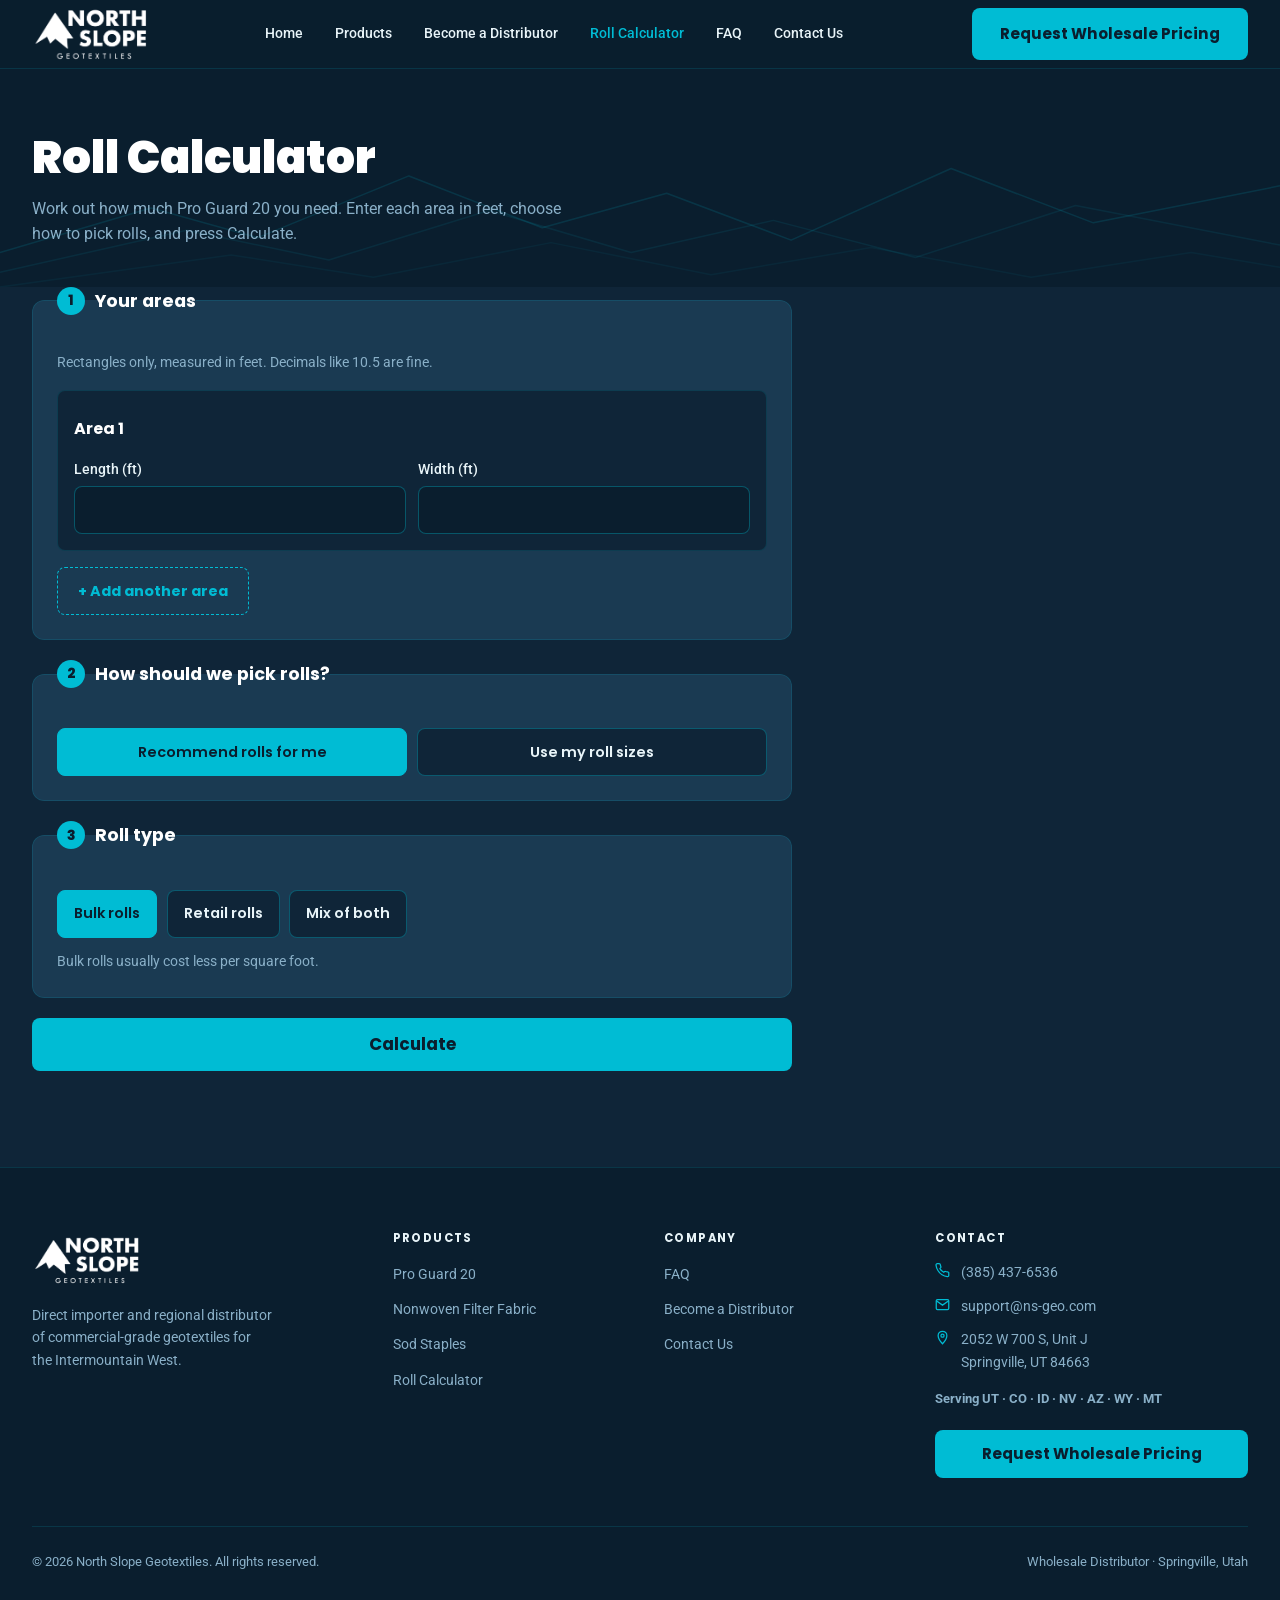
<file: roll-calculator.html>
<!DOCTYPE html>
<html lang="en">
<head>
  <meta charset="UTF-8" />
  <meta name="viewport" content="width=device-width, initial-scale=1.0" />
  <title>Roll Calculator | North Slope Geo</title>
  <meta name="description" content="Work out how many rolls of Pro Guard 20 weed barrier fabric and how many staples you need for your areas, with seams and leftover fabric." />
  <link rel="preconnect" href="https://fonts.googleapis.com" />
  <link rel="preconnect" href="https://fonts.gstatic.com" crossorigin />
  <link href="https://fonts.googleapis.com/css2?family=Poppins:wght@400;600;700;800;900&family=Roboto:wght@300;400;500;600&display=swap" rel="stylesheet" />
  <link rel="stylesheet" href="styles.css" />
</head>
<body>

  <!-- ── NAVIGATION ─────────────────────────────────────────── -->
  <nav id="top">
    <div class="nav-inner">
      <a href="/" class="nav-logo">
        <!-- Use local image if available, otherwise SVG fallback -->
        <img src="images/north-slope-logo.png" alt="North Slope Industries"
             onerror="this.style.display='none';this.nextElementSibling.style.display='flex'" />
        <div class="logo-svg" style="display:none">
          <svg viewBox="0 0 40 40" fill="none" xmlns="http://www.w3.org/2000/svg">
            <polygon points="20,4 36,34 4,34" fill="none" stroke="#00bcd4" stroke-width="2.5"/>
            <polygon points="20,10 30,30 10,30" fill="#00bcd4" opacity="0.25"/>
          </svg>
          <div class="logo-text">North<br/>Slope<br/><span style="font-size:0.6rem;letter-spacing:0.2em;opacity:0.7">INDUSTRIES</span></div>
        </div>
      </a>
      <div class="nav-links">
        <a href="/">Home</a>
        <a href="/products">Products</a>
        <a href="/become-a-distributor">Become a Distributor</a>
        <a href="/roll-calculator" aria-current="page">Roll Calculator</a>
        <a href="/faq">FAQ</a>
        <a href="/contact">Contact Us</a>
      </div>
      <a href="/become-a-distributor#apply" class="btn-primary nav-cta">Request Wholesale Pricing</a>
      <button type="button" class="menu-toggle" aria-expanded="false" aria-controls="mobile-menu" aria-label="Open menu">
        <span class="menu-toggle-bar"></span>
        <span class="menu-toggle-bar"></span>
        <span class="menu-toggle-bar"></span>
      </button>
    </div>
    <div class="mobile-menu" id="mobile-menu" hidden>
      <ul>
        <li><a href="/" class="mobile-menu-page">Home</a></li>
        <li><a href="/products" class="mobile-menu-page">Products</a></li>
        <li><a href="/become-a-distributor" class="mobile-menu-page">Become a Distributor</a></li>
        <li><a href="/roll-calculator" class="mobile-menu-page" aria-current="page">Roll Calculator</a></li>
        <li><a href="/faq" class="mobile-menu-page">FAQ</a></li>
        <li><a href="/contact" class="mobile-menu-page">Contact Us</a></li>
      </ul>
      <a href="/become-a-distributor#apply" class="btn-primary mobile-menu-cta">Request Wholesale Pricing</a>
    </div>
  </nav>

  <!-- ── ROLL CALCULATOR ──────────────────────────────────────── -->
  <section class="calc-page">
    <div class="container">
      <div class="section-header banner-mountains-host">
        <svg class="dist-banner-mountains banner-mountains-inline" viewBox="0 0 1440 320" preserveAspectRatio="none" aria-hidden="true" focusable="false">
          <path d="M0 250 L170 160 L290 220 L460 95 L610 200 L750 130 L890 225 L1070 80 L1230 190 L1440 115" />
          <path d="M0 290 L210 205 L370 265 L550 165 L710 250 L870 185 L1030 260 L1210 155 L1440 235" />
          <path d="M0 320 L260 255 L420 300 L620 230 L800 295 L980 240 L1160 300 L1340 250 L1440 280" />
        </svg>
        <h1>Roll Calculator</h1>
        <p>Work out how much Pro Guard 20 you need. Enter each area in feet, choose how to pick rolls, and press Calculate.</p>
      </div>

      <noscript><p class="calc-noscript">The Roll Calculator needs JavaScript turned on in your browser.</p></noscript>

      <form class="calc-form" id="calc-form" novalidate>
        <fieldset class="calc-step">
          <legend class="calc-step-title"><span class="calc-step-num">1</span>Your areas</legend>
          <p class="calc-hint">Rectangles only, measured in feet. Decimals like 10.5 are fine.</p>
          <div class="calc-areas" id="calc-areas">
            <div class="calc-area">
              <div class="calc-area-head">
                <span class="calc-area-title">Area 1</span>
                <button type="button" class="calc-remove" hidden>Remove</button>
              </div>
              <div class="calc-area-fields">
                <label class="calc-field">
                  <span class="calc-field-label">Length (ft)</span>
                  <input type="number" class="calc-length" inputmode="decimal" min="0" step="any" autocomplete="off" />
                </label>
                <label class="calc-field">
                  <span class="calc-field-label">Width (ft)</span>
                  <input type="number" class="calc-width" inputmode="decimal" min="0" step="any" autocomplete="off" />
                </label>
              </div>
              <p class="calc-field-error" aria-live="polite"></p>
            </div>
          </div>
          <button type="button" class="calc-add" id="calc-add">+ Add another area</button>
          <p class="calc-hint calc-add-limit" id="calc-add-limit" hidden>That's the most areas the calculator can handle at once.</p>
        </fieldset>

        <fieldset class="calc-step">
          <legend class="calc-step-title"><span class="calc-step-num">2</span>How should we pick rolls?</legend>
          <div class="calc-toggle">
            <label class="calc-choice">
              <input type="radio" name="mode" value="recommend" checked />
              <span>Recommend rolls for me</span>
            </label>
            <label class="calc-choice">
              <input type="radio" name="mode" value="mine" />
              <span>Use my roll sizes</span>
            </label>
          </div>
        </fieldset>

        <fieldset class="calc-step" id="calc-type-step">
          <legend class="calc-step-title"><span class="calc-step-num">3</span>Roll type</legend>
          <div class="calc-options">
            <label class="calc-choice">
              <input type="radio" name="rollType" value="bulk" checked />
              <span>Bulk rolls</span>
            </label>
            <label class="calc-choice">
              <input type="radio" name="rollType" value="retail" />
              <span>Retail rolls</span>
            </label>
            <label class="calc-choice">
              <input type="radio" name="rollType" value="mix" />
              <span>Mix of both</span>
            </label>
          </div>
          <p class="calc-hint">Bulk rolls usually cost less per square foot.</p>
        </fieldset>

        <fieldset class="calc-step" id="calc-size-step" hidden>
          <legend class="calc-step-title"><span class="calc-step-num">3</span>Your roll sizes</legend>
          <p class="calc-hint">Select every size your store carries.</p>
          <p class="calc-size-group">Retail rolls</p>
          <div class="calc-options calc-sizes">
            <label class="calc-choice"><input type="checkbox" name="rollSize" value="3x50" /><span>3' × 50'</span></label>
            <label class="calc-choice"><input type="checkbox" name="rollSize" value="3x100" /><span>3' × 100'</span></label>
            <label class="calc-choice"><input type="checkbox" name="rollSize" value="4x50" /><span>4' × 50'</span></label>
            <label class="calc-choice"><input type="checkbox" name="rollSize" value="4x100" /><span>4' × 100'</span></label>
            <label class="calc-choice"><input type="checkbox" name="rollSize" value="5x100" /><span>5' × 100'</span></label>
            <label class="calc-choice"><input type="checkbox" name="rollSize" value="6x100" /><span>6' × 100'</span></label>
          </div>
          <p class="calc-size-group">Bulk rolls</p>
          <div class="calc-options calc-sizes">
            <label class="calc-choice"><input type="checkbox" name="rollSize" value="3x250" /><span>3' × 250'</span></label>
            <label class="calc-choice"><input type="checkbox" name="rollSize" value="4x250" /><span>4' × 250'</span></label>
            <label class="calc-choice"><input type="checkbox" name="rollSize" value="5x250" /><span>5' × 250'</span></label>
            <label class="calc-choice"><input type="checkbox" name="rollSize" value="6x250" /><span>6' × 250'</span></label>
            <label class="calc-choice"><input type="checkbox" name="rollSize" value="8x250" /><span>8' × 250'</span></label>
            <label class="calc-choice"><input type="checkbox" name="rollSize" value="12x250" /><span>12' × 250'</span></label>
          </div>
          <p class="calc-field-error" id="calc-size-error" aria-live="polite"></p>
        </fieldset>

        <button type="submit" class="btn-primary calc-submit" id="calc-submit">Calculate</button>
        <p class="calc-form-error" id="calc-form-error" aria-live="polite"></p>
      </form>

      <div class="calc-results" id="calc-results" hidden>
        <h2 class="calc-results-title" id="calc-results-title" tabindex="-1">Your results</h2>
        <div class="calc-cards" id="calc-cards"></div>
        <p class="calc-estimate">This is an estimate. We recommend buying a little extra.</p>
      </div>
    </div>
  </section>

  <!-- ── FOOTER ───────────────────────────────────────────────── -->
  <footer>
    <div class="container">
      <div class="footer-grid">
        <div class="footer-brand">
          <img src="images/north-slope-logo.png" alt="North Slope Industries" style="height:56px;width:auto;"
               onerror="this.style.display='none';this.nextElementSibling.style.display='block'" />
          <div class="logo-svg" style="display:none">
            <svg viewBox="0 0 40 40" height="36" fill="none" xmlns="http://www.w3.org/2000/svg">
              <polygon points="20,4 36,34 4,34" fill="none" stroke="#00bcd4" stroke-width="2.5"/>
              <polygon points="20,10 30,30 10,30" fill="#00bcd4" opacity="0.25"/>
            </svg>
            <div class="logo-text" style="font-size:0.75rem;">NORTH SLOPE<br/><span style="font-size:0.55rem;opacity:0.7">INDUSTRIES</span></div>
          </div>
          <p>Direct importer and regional distributor of commercial-grade geotextiles for the Intermountain West.</p>
        </div>
        <div class="footer-col">
          <h5>Products</h5>
          <ul>
            <li><a href="/products#pro-guard-20">Pro Guard 20</a></li>
            <li><a href="/products#nonwoven-filter-fabric">Nonwoven Filter Fabric</a></li>
            <li><a href="/products#sod-staples">Sod Staples</a></li>
            <li><a href="/roll-calculator">Roll Calculator</a></li>
          </ul>
        </div>
        <div class="footer-col">
          <h5>Company</h5>
          <ul>
            <li><a href="/faq">FAQ</a></li>
            <li><a href="/become-a-distributor">Become a Distributor</a></li>
            <li><a href="/contact">Contact Us</a></li>
          </ul>
        </div>
        <div class="footer-col">
          <h5>Contact</h5>
          <div class="footer-contact-item">
            <svg width="15" height="15" viewBox="0 0 24 24" fill="none" stroke="currentColor" stroke-width="2"><path d="M22 16.92v3a2 2 0 0 1-2.18 2 19.79 19.79 0 0 1-8.63-3.07A19.5 19.5 0 0 1 4.69 12a19.79 19.79 0 0 1-3.07-8.67A2 2 0 0 1 3.6 1.18h3a2 2 0 0 1 2 1.72c.127.96.361 1.903.7 2.81a2 2 0 0 1-.45 2.11L7.91 8.91a16 16 0 0 0 6 6l.91-.91a2 2 0 0 1 2.11-.45c.907.339 1.85.573 2.81.7A2 2 0 0 1 22 16.92z"/></svg>
            (385) 437-6536
          </div>
          <div class="footer-contact-item">
            <svg width="15" height="15" viewBox="0 0 24 24" fill="none" stroke="currentColor" stroke-width="2"><path d="M4 4h16c1.1 0 2 .9 2 2v12c0 1.1-.9 2-2 2H4c-1.1 0-2-.9-2-2V6c0-1.1.9-2 2-2z"/><polyline points="22,6 12,13 2,6"/></svg>
            <a href="mailto:support@ns-geo.com">support@ns-geo.com</a>
          </div>
          <div class="footer-contact-item">
            <svg width="15" height="15" viewBox="0 0 24 24" fill="none" stroke="currentColor" stroke-width="2"><path d="M12 2C8.13 2 5 5.13 5 9c0 5.25 7 13 7 13s7-7.75 7-13c0-3.87-3.13-7-7-7z"/><circle cx="12" cy="9" r="2.5"/></svg>
            2052 W 700 S, Unit J<br/>Springville, UT 84663
          </div>
          <p class="footer-serving">Serving UT · CO · ID · NV · AZ · WY · MT</p>
          <a href="/become-a-distributor#apply" class="btn-primary" style="width:100%;justify-content:center;text-align:center;display:block;padding:0.75rem 1rem;">Request Wholesale Pricing</a>
        </div>
      </div>
      <div class="footer-bottom">
        <p>© 2026 North Slope Geotextiles. All rights reserved.</p>
        <p>Wholesale Distributor · Springville, Utah</p>
      </div>
    </div>
  </footer>

  <!-- ── SCRIPTS ───────────────────────────────────────────────── -->
  <script src="menu.js"></script>
  <script src="roll-calculator-math.js"></script>
  <script src="roll-calculator.js"></script>
</body>
</html>
</file>
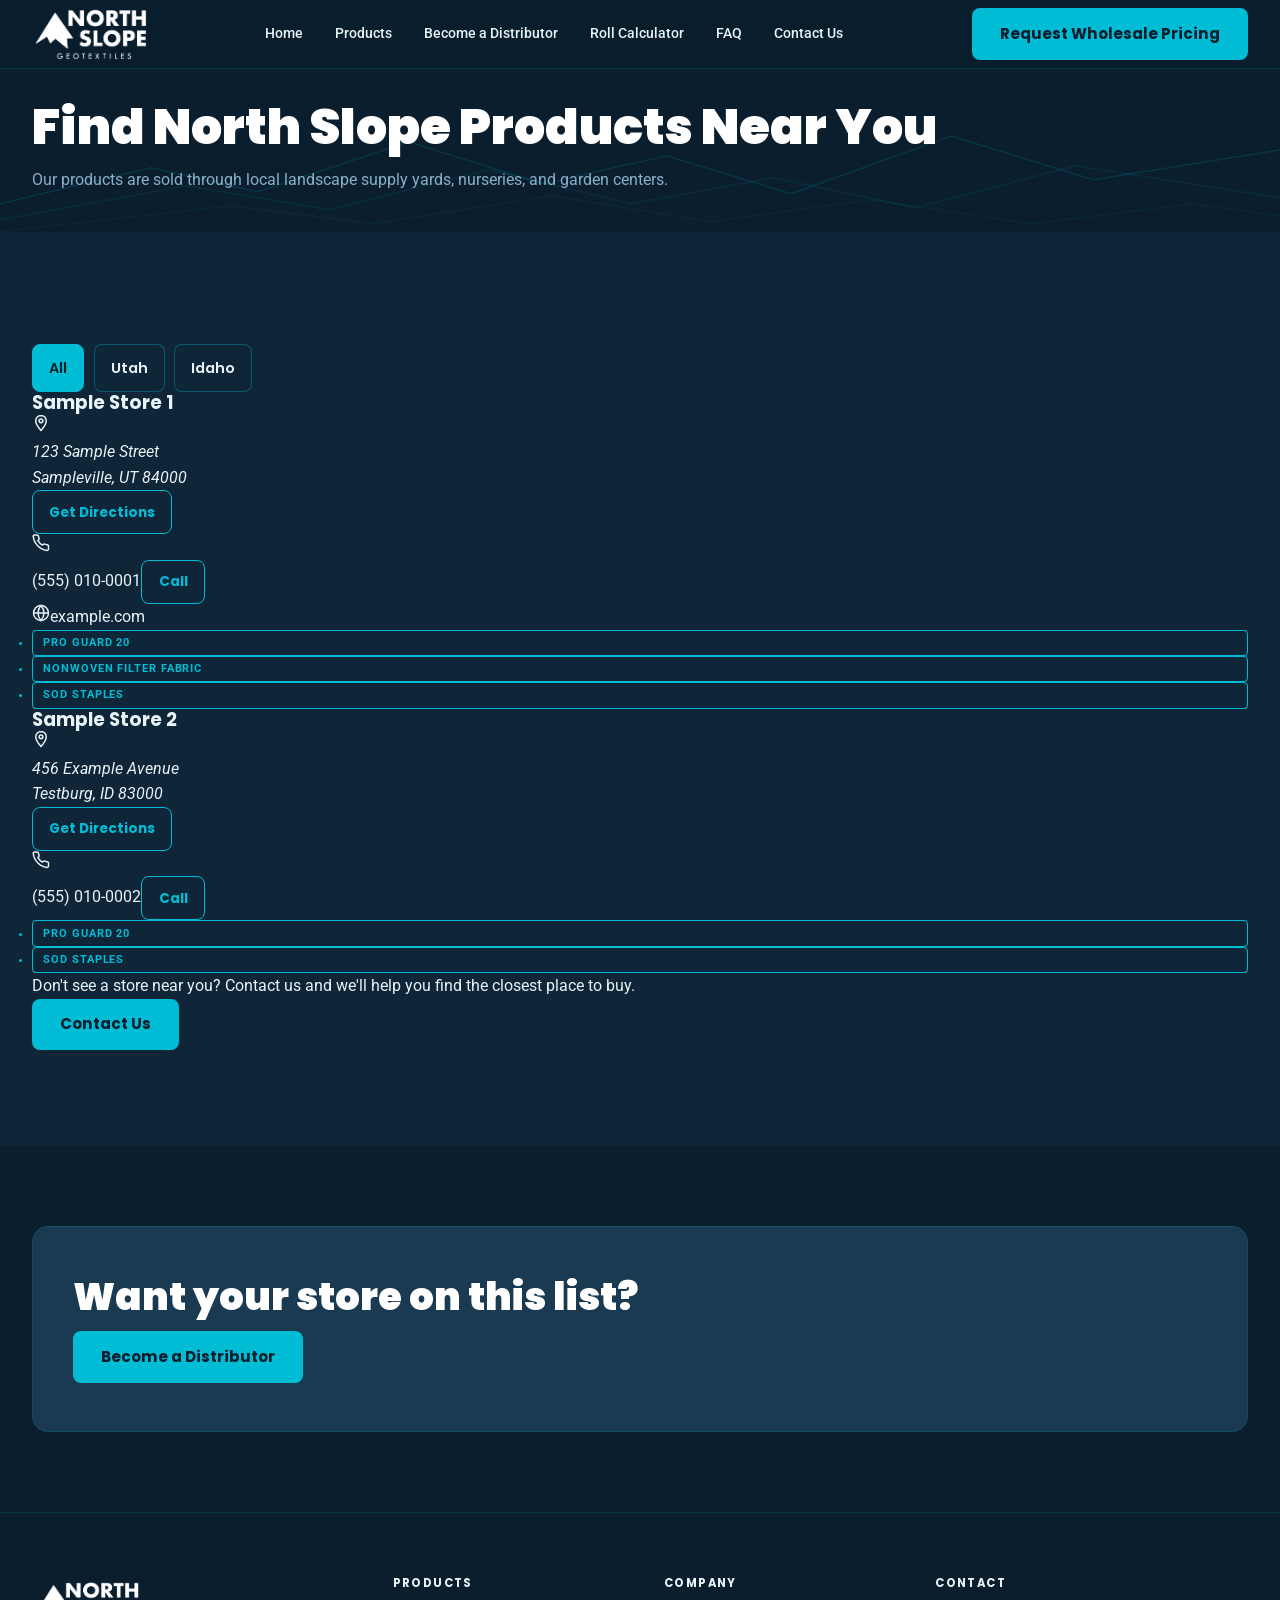
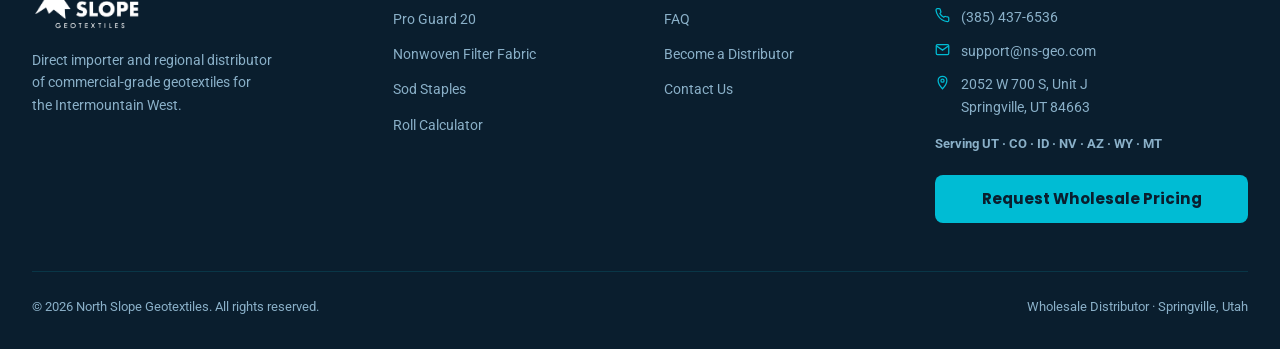
<file: where-to-buy.html>
<!DOCTYPE html>
<html lang="en">
<head>
  <meta charset="UTF-8" />
  <meta name="viewport" content="width=device-width, initial-scale=1.0" />
  <title>Where to Buy | North Slope Geo</title>
  <meta name="description" content="Find North Slope products near you. Pro Guard 20 weed barrier, Nonwoven Filter Fabric, and sod staples are sold through local landscape supply yards, nurseries, and garden centers." />
  <link rel="preconnect" href="https://fonts.googleapis.com" />
  <link rel="preconnect" href="https://fonts.gstatic.com" crossorigin />
  <link href="https://fonts.googleapis.com/css2?family=Poppins:wght@400;600;700;800;900&family=Roboto:wght@300;400;500;600&display=swap" rel="stylesheet" />
  <link rel="stylesheet" href="styles.css" />
</head>
<body class="page-where">

  <!-- ── NAVIGATION ─────────────────────────────────────────── -->
  <nav id="top">
    <div class="nav-inner">
      <a href="/" class="nav-logo">
        <!-- Use local image if available, otherwise SVG fallback -->
        <img src="images/north-slope-logo.png" alt="North Slope Industries"
             onerror="this.style.display='none';this.nextElementSibling.style.display='flex'" />
        <div class="logo-svg" style="display:none">
          <svg viewBox="0 0 40 40" fill="none" xmlns="http://www.w3.org/2000/svg">
            <polygon points="20,4 36,34 4,34" fill="none" stroke="#00bcd4" stroke-width="2.5"/>
            <polygon points="20,10 30,30 10,30" fill="#00bcd4" opacity="0.25"/>
          </svg>
          <div class="logo-text">North<br/>Slope<br/><span style="font-size:0.6rem;letter-spacing:0.2em;opacity:0.7">INDUSTRIES</span></div>
        </div>
      </a>
      <div class="nav-links">
        <a href="/">Home</a>
        <a href="/products">Products</a>
        <a href="/become-a-distributor">Become a Distributor</a>
        <a href="/roll-calculator">Roll Calculator</a>
        <a href="/faq">FAQ</a>
        <a href="/contact">Contact Us</a>
      </div>
      <a href="/become-a-distributor#apply" class="btn-primary nav-cta">Request Wholesale Pricing</a>
      <button type="button" class="menu-toggle" aria-expanded="false" aria-controls="mobile-menu" aria-label="Open menu">
        <span class="menu-toggle-bar"></span>
        <span class="menu-toggle-bar"></span>
        <span class="menu-toggle-bar"></span>
      </button>
    </div>
    <div class="mobile-menu" id="mobile-menu" hidden>
      <ul>
        <li><a href="/" class="mobile-menu-page">Home</a></li>
        <li><a href="/products" class="mobile-menu-page">Products</a></li>
        <li><a href="/become-a-distributor" class="mobile-menu-page">Become a Distributor</a></li>
        <li><a href="/roll-calculator" class="mobile-menu-page">Roll Calculator</a></li>
        <li><a href="/faq" class="mobile-menu-page">FAQ</a></li>
        <li><a href="/contact" class="mobile-menu-page">Contact Us</a></li>
      </ul>
      <a href="/become-a-distributor#apply" class="btn-primary mobile-menu-cta">Request Wholesale Pricing</a>
    </div>
  </nav>

  <!-- ── BANNER ───────────────────────────────────────────────── -->
  <section class="distributor-page contact-page-banner where-banner">
    <svg class="dist-banner-mountains" viewBox="0 0 1440 320" preserveAspectRatio="none" aria-hidden="true" focusable="false">
      <path d="M0 250 L170 160 L290 220 L460 95 L610 200 L750 130 L890 225 L1070 80 L1230 190 L1440 115" />
      <path d="M0 290 L210 205 L370 265 L550 165 L710 250 L870 185 L1030 260 L1210 155 L1440 235" />
      <path d="M0 320 L260 255 L420 300 L620 230 L800 295 L980 240 L1160 300 L1340 250 L1440 280" />
    </svg>
    <div class="container">
      <div class="section-header fade-up">
        <h1>Find North Slope Products Near You</h1>
        <p>Our products are sold through local landscape supply yards, nurseries, and garden centers.</p>
      </div>
    </div>
  </section>

  <!-- ── STORES ───────────────────────────────────────────────── -->
  <!-- The store list itself is at the top of where-to-buy.js. -->
  <section class="where-main">
    <div class="container">
      <div class="where-filters calc-options fade-up" id="where-filters" role="radiogroup" aria-label="Show stores in"></div>
      <div class="where-grid" id="where-stores"></div>
      <noscript><p class="where-noscript">The store list needs JavaScript turned on in your browser. You can also <a href="/contact">contact us</a> and we'll help you find a store.</p></noscript>

      <div class="where-help fade-up">
        <p>Don't see a store near you? Contact us and we'll help you find the closest place to buy.</p>
        <a href="/contact" class="btn-primary where-help-btn">Contact Us</a>
      </div>
    </div>
  </section>

  <!-- ── DISTRIBUTOR BAND ─────────────────────────────────────── -->
  <div class="cta-band where-cta">
    <div class="container">
      <div class="cta-card fade-up">
        <h2>Want your store on this list?</h2>
        <a href="/become-a-distributor" class="btn-primary">Become a Distributor</a>
      </div>
    </div>
  </div>

  <!-- ── FOOTER ───────────────────────────────────────────────── -->
  <footer>
    <div class="container">
      <div class="footer-grid">
        <div class="footer-brand">
          <img src="images/north-slope-logo.png" alt="North Slope Industries" style="height:56px;width:auto;"
               onerror="this.style.display='none';this.nextElementSibling.style.display='block'" />
          <div class="logo-svg" style="display:none">
            <svg viewBox="0 0 40 40" height="36" fill="none" xmlns="http://www.w3.org/2000/svg">
              <polygon points="20,4 36,34 4,34" fill="none" stroke="#00bcd4" stroke-width="2.5"/>
              <polygon points="20,10 30,30 10,30" fill="#00bcd4" opacity="0.25"/>
            </svg>
            <div class="logo-text" style="font-size:0.75rem;">NORTH SLOPE<br/><span style="font-size:0.55rem;opacity:0.7">INDUSTRIES</span></div>
          </div>
          <p>Direct importer and regional distributor of commercial-grade geotextiles for the Intermountain West.</p>
        </div>
        <div class="footer-col">
          <h5>Products</h5>
          <ul>
            <li><a href="/products#pro-guard-20">Pro Guard 20</a></li>
            <li><a href="/products#nonwoven-filter-fabric">Nonwoven Filter Fabric</a></li>
            <li><a href="/products#sod-staples">Sod Staples</a></li>
            <li><a href="/roll-calculator">Roll Calculator</a></li>
          </ul>
        </div>
        <div class="footer-col">
          <h5>Company</h5>
          <ul>
            <li><a href="/faq">FAQ</a></li>
            <li><a href="/become-a-distributor">Become a Distributor</a></li>
            <li><a href="/contact">Contact Us</a></li>
          </ul>
        </div>
        <div class="footer-col">
          <h5>Contact</h5>
          <div class="footer-contact-item">
            <svg width="15" height="15" viewBox="0 0 24 24" fill="none" stroke="currentColor" stroke-width="2"><path d="M22 16.92v3a2 2 0 0 1-2.18 2 19.79 19.79 0 0 1-8.63-3.07A19.5 19.5 0 0 1 4.69 12a19.79 19.79 0 0 1-3.07-8.67A2 2 0 0 1 3.6 1.18h3a2 2 0 0 1 2 1.72c.127.96.361 1.903.7 2.81a2 2 0 0 1-.45 2.11L7.91 8.91a16 16 0 0 0 6 6l.91-.91a2 2 0 0 1 2.11-.45c.907.339 1.85.573 2.81.7A2 2 0 0 1 22 16.92z"/></svg>
            (385) 437-6536
          </div>
          <div class="footer-contact-item">
            <svg width="15" height="15" viewBox="0 0 24 24" fill="none" stroke="currentColor" stroke-width="2"><path d="M4 4h16c1.1 0 2 .9 2 2v12c0 1.1-.9 2-2 2H4c-1.1 0-2-.9-2-2V6c0-1.1.9-2 2-2z"/><polyline points="22,6 12,13 2,6"/></svg>
            <a href="mailto:support@ns-geo.com">support@ns-geo.com</a>
          </div>
          <div class="footer-contact-item">
            <svg width="15" height="15" viewBox="0 0 24 24" fill="none" stroke="currentColor" stroke-width="2"><path d="M12 2C8.13 2 5 5.13 5 9c0 5.25 7 13 7 13s7-7.75 7-13c0-3.87-3.13-7-7-7z"/><circle cx="12" cy="9" r="2.5"/></svg>
            2052 W 700 S, Unit J<br/>Springville, UT 84663
          </div>
          <p class="footer-serving">Serving UT · CO · ID · NV · AZ · WY · MT</p>
          <a href="/become-a-distributor#apply" class="btn-primary" style="width:100%;justify-content:center;text-align:center;display:block;padding:0.75rem 1rem;">Request Wholesale Pricing</a>
        </div>
      </div>
      <div class="footer-bottom">
        <p>© 2026 North Slope Geotextiles. All rights reserved.</p>
        <p>Wholesale Distributor · Springville, Utah</p>
      </div>
    </div>
  </footer>

  <!-- ── SCRIPTS ───────────────────────────────────────────────── -->
  <!-- where-to-buy.js draws the store cards, so it loads before script.js,
       which then sets up their scroll animations. -->
  <script src="where-to-buy.js"></script>
  <script src="script.js"></script>
  <script src="menu.js"></script>
</body>
</html>
</file>
<file: styles.css>
/* ─── CSS VARIABLES ─────────────────────────────────────── */
    :root {
      --primary: #00bcd4;
      --primary-dark: #00a0b8;
      --navy-deep: #0a1e2e;
      --navy-base: #0f2538;
      --navy-mid: #1a3a52;
      --navy-light: #1e4a66;
      --foreground: #e8f4f8;
      --muted-fg: #8ab0c8;
      --card: #1a3a52;
      --border: rgba(0,188,212,0.15);
      --radius: 0.5rem;
    }

    /* ─── RESET & BASE ──────────────────────────────────────── */
    *, *::before, *::after { box-sizing: border-box; margin: 0; padding: 0; }
    html { scroll-behavior: smooth; }
    body {
      font-family: 'Roboto', sans-serif;
      background: var(--navy-base);
      color: var(--foreground);
      line-height: 1.6;
      overflow-x: hidden;
    }
    h1,h2,h3,h4,h5 { font-family: 'Poppins', sans-serif; line-height: 1.15; }
    a { color: inherit; text-decoration: none; }
    img { max-width: 100%; display: block; }

    /* ─── UTILITY ───────────────────────────────────────────── */
    .container { max-width: 1280px; margin: 0 auto; padding: 0 2rem; }
    .section-label {
      display: inline-flex; align-items: center; gap: 0.4rem;
      border: 1px solid var(--primary);
      border-radius: 999px;
      padding: 0.25rem 0.9rem;
      font-size: 0.7rem;
      font-weight: 700;
      letter-spacing: 0.12em;
      color: var(--primary);
      text-transform: uppercase;
      margin-bottom: 1.25rem;
    }
    .teal { color: var(--primary); }
    .btn-primary {
      display: inline-flex; align-items: center; gap: 0.5rem;
      background: var(--primary);
      color: var(--navy-deep);
      font-family: 'Poppins', sans-serif;
      font-weight: 700;
      font-size: 0.95rem;
      padding: 0.85rem 1.75rem;
      border-radius: var(--radius);
      border: none;
      cursor: pointer;
      transition: background 0.2s, transform 0.15s;
      white-space: nowrap;
    }
    .btn-primary:hover { background: var(--primary-dark); transform: translateY(-1px); }
    .btn-outline {
      display: inline-flex; align-items: center; gap: 0.5rem;
      background: transparent;
      color: var(--primary);
      font-family: 'Poppins', sans-serif;
      font-weight: 700;
      font-size: 0.95rem;
      padding: 0.85rem 1.75rem;
      border-radius: var(--radius);
      border: 1.5px solid var(--primary);
      cursor: pointer;
      transition: background 0.2s, transform 0.15s;
      white-space: nowrap;
    }
    .btn-outline:hover { background: rgba(0,188,212,0.08); transform: translateY(-1px); }

    /* ─── NAVIGATION ────────────────────────────────────────── */
    nav {
      position: fixed; top: 0; left: 0; right: 0; z-index: 100;
      background: rgba(10,30,46,0.97);
      backdrop-filter: blur(8px);
      border-bottom: 1px solid var(--border);
    }
    .nav-inner {
      display: flex; align-items: center; justify-content: space-between;
      height: 68px;
      max-width: 1280px; margin: 0 auto; padding: 0 2rem;
    }
    .nav-logo { display: flex; align-items: center; gap: 0.6rem; }
    .nav-logo img { height: 60px; width: auto; }
    .nav-links { display: flex; align-items: center; gap: 2rem; }
    .nav-links a {
      font-size: 0.9rem; font-weight: 500; color: var(--foreground);
      transition: color 0.15s; white-space: nowrap;
    }
    .nav-links a:hover { color: var(--primary); }
    .nav-cta { margin-left: 1rem; }

    /* Logo SVG inline fallback */
    .logo-svg { display: flex; align-items: center; gap: 0.5rem; }
    .logo-svg svg { height: 40px; width: auto; }
    .logo-text { font-family: 'Poppins', sans-serif; font-weight: 800; font-size: 0.85rem; line-height: 1.1; color: #fff; text-transform: uppercase; letter-spacing: 0.05em; }

    /* ─── HERO ──────────────────────────────────────────────── */
    .hero {
      position: relative;
      min-height: 100vh;
      display: flex; flex-direction: column; justify-content: center;
      padding: 120px 0 80px;
      background: var(--navy-deep);
      overflow: hidden;
    }
    .hero-bg {
      position: absolute; inset: 0;
      background-image: url('images/hero-background.jpg');
      background-size: cover; background-position: center;
      opacity: 0.35;
    }
    .hero-overlay {
      position: absolute; inset: 0;
      background: linear-gradient(135deg, rgba(10,30,46,0.85) 40%, rgba(10,30,46,0.4) 100%);
    }
    .hero-content { position: relative; z-index: 2; max-width: 780px; }
    .hero-content .section-label { border-color: rgba(0,188,212,0.6); color: var(--primary); }
    .hero h1 {
      font-size: clamp(2.4rem, 5vw, 4rem);
      font-weight: 900;
      line-height: 1.05;
      color: #fff;
      margin-bottom: 1.5rem;
    }
    .hero p {
      font-size: 1.1rem; color: rgba(232,244,248,0.85);
      max-width: 620px; margin-bottom: 2rem;
    }
    .hero-btns { display: flex; flex-wrap: wrap; gap: 1rem; margin-bottom: 3rem; }
    .hero-stats {
      display: flex; flex-wrap: wrap; gap: 2rem;
      border-top: 1px solid rgba(0,188,212,0.2);
      padding-top: 1.5rem;
    }
    .hero-stat { display: flex; align-items: center; gap: 0.6rem; font-size: 0.9rem; color: rgba(232,244,248,0.8); }
    .hero-stat strong { color: var(--foreground); font-weight: 700; }
    .hero-stat .icon {
      width: 20px; height: 20px;
      color: var(--primary);
      flex-shrink: 0;
    }
    .scroll-hint {
      position: absolute; bottom: 2rem; left: 50%; transform: translateX(-50%);
      display: flex; flex-direction: column; align-items: center; gap: 0.4rem;
      font-size: 0.7rem; letter-spacing: 0.15em; color: var(--muted-fg);
      text-transform: uppercase; z-index: 2;
    }
    .scroll-hint svg { animation: bounce 1.8s ease-in-out infinite; }
    @keyframes bounce { 0%,100%{transform:translateY(0)} 50%{transform:translateY(6px)} }

    /* ─── STATS BAND ────────────────────────────────────────── */
    .stats-band {
      background: var(--navy-deep);
      border-top: 1px solid var(--border);
      border-bottom: 1px solid var(--border);
      padding: 3rem 0;
    }
    .stats-grid {
      display: grid; grid-template-columns: repeat(4, 1fr);
      gap: 2rem; text-align: center;
    }
    .stat-item .stat-value {
      font-family: 'Poppins', sans-serif;
      font-size: 2.5rem; font-weight: 900;
      color: var(--primary);
      line-height: 1;
      margin-bottom: 0.4rem;
    }
    .stat-item .stat-label {
      font-size: 0.85rem; color: var(--muted-fg); font-weight: 500;
    }

    /* ─── SECTIONS SHARED ───────────────────────────────────── */
    section { padding: 6rem 0; }
    .section-header { margin-bottom: 3.5rem; }
    .section-header h2 {
      font-size: clamp(1.8rem, 3.5vw, 2.8rem);
      font-weight: 900; color: #fff; margin-bottom: 0.75rem;
    }
    .section-header p { color: var(--muted-fg); font-size: 1rem; max-width: 560px; }
    .section-header.centered { text-align: center; }
    .section-header.centered p { margin: 0 auto; }

    /* ─── BENEFITS ──────────────────────────────────────────── */
    .benefits { background: var(--navy-base); }
    .benefits-grid {
      display: grid; grid-template-columns: repeat(4, 1fr); gap: 1.5rem;
    }
    .benefit-card {
      background: var(--card);
      border: 1px solid var(--border);
      border-radius: 0.75rem;
      padding: 1.75rem;
      transition: border-color 0.2s, transform 0.2s;
    }
    .benefit-card:hover { border-color: rgba(0,188,212,0.5); transform: translateY(-3px); }
    .benefit-icon {
      width: 52px; height: 52px;
      background: rgba(0,188,212,0.12);
      border-radius: var(--radius);
      display: flex; align-items: center; justify-content: center;
      margin-bottom: 1.25rem; color: var(--primary);
    }
    .benefit-card .highlight {
      font-family: 'Poppins', sans-serif;
      font-size: 1.4rem; font-weight: 900;
      color: var(--primary); margin-bottom: 0.5rem;
      display: block;
    }
    .benefit-card h3 { font-size: 1.05rem; font-weight: 700; color: #fff; margin-bottom: 0.6rem; }
    .benefit-card p { font-size: 0.88rem; color: var(--muted-fg); line-height: 1.6; }

    /* ─── REGIONAL ──────────────────────────────────────────── */
    .regional { background: var(--navy-deep); }
    .regional-grid { display: grid; grid-template-columns: 1fr 1fr; gap: 5rem; align-items: start; }
    .regional-features { display: flex; flex-direction: column; gap: 1.5rem; margin-top: 2rem; }
    .feature-item { display: flex; gap: 1rem; align-items: flex-start; }
    .feature-icon {
      width: 44px; height: 44px; flex-shrink: 0;
      background: rgba(0,188,212,0.12);
      border-radius: var(--radius);
      display: flex; align-items: center; justify-content: center;
      color: var(--primary);
    }
    .feature-item h4 { font-size: 1rem; font-weight: 700; color: #fff; margin-bottom: 0.3rem; }
    .feature-item p { font-size: 0.88rem; color: var(--muted-fg); line-height: 1.6; }
    .regional-images { display: grid; grid-template-rows: 1fr 1fr; gap: 1rem; }
    .regional-img-card {
      border-radius: 0.75rem; overflow: hidden; position: relative;
      border: 1px solid var(--border);
    }
    .regional-img-card img { width: 100%; height: 220px; object-fit: cover; }
    .regional-img-caption {
      position: absolute; bottom: 0; left: 0; right: 0;
      background: linear-gradient(transparent, rgba(10,30,46,0.9));
      padding: 1.5rem 1rem 0.75rem;
    }
    .regional-img-caption strong { font-size: 0.9rem; font-weight: 700; color: var(--primary); display: block; }
    .regional-img-caption span { font-size: 0.8rem; color: rgba(232,244,248,0.8); }

    /* ─── PRODUCTS ──────────────────────────────────────────── */
    .products { background: var(--navy-base); }
    .products-layout { display: grid; grid-template-columns: 1fr 1fr; gap: 1.5rem; }
    .product-main {
      background: var(--card); border: 1px solid var(--border);
      border-radius: 0.75rem; padding: 2rem;
      display: grid; grid-template-columns: 1fr 1fr; gap: 2rem; align-items: start;
      grid-row: span 2;
    }
    .product-badge {
      display: inline-block;
      background: var(--primary); color: var(--navy-deep);
      font-size: 0.65rem; font-weight: 800; letter-spacing: 0.12em;
      padding: 0.2rem 0.6rem; border-radius: 4px; text-transform: uppercase;
      margin-bottom: 0.75rem;
    }
    .product-main h3 { font-size: 1.5rem; font-weight: 900; color: #fff; }
    .product-main .product-sub { font-size: 0.85rem; color: var(--primary); font-weight: 600; text-transform: uppercase; letter-spacing: 0.08em; margin-bottom: 1rem; }
    .product-main p { font-size: 0.9rem; color: var(--muted-fg); margin-bottom: 1.25rem; }
    .product-tags { display: flex; flex-wrap: wrap; gap: 0.5rem; margin-bottom: 1.5rem; }
    .product-tag {
      border: 1px solid var(--primary);
      color: var(--primary); font-size: 0.7rem; font-weight: 700;
      padding: 0.2rem 0.65rem; border-radius: 4px; text-transform: uppercase; letter-spacing: 0.08em;
    }
    .product-sizes h5 {
      font-size: 0.7rem; font-weight: 700; text-transform: uppercase;
      letter-spacing: 0.12em; color: var(--primary); margin-bottom: 0.6rem;
    }
    .sizes-grid { display: grid; grid-template-columns: repeat(3, 1fr); gap: 0.4rem; margin-bottom: 1.25rem; }
    .size-pill {
      background: var(--navy-mid); border: 1px solid var(--border);
      border-radius: 4px; padding: 0.35rem 0.5rem;
      font-size: 0.78rem; color: var(--foreground); text-align: center;
    }
    .product-img { border-radius: 0.5rem; overflow: hidden; }
    .product-img img { width: 100%; height: 200px; object-fit: cover; border-radius: 0.5rem; }
    .product-img img + img { margin-top: 0.75rem; }

    .product-secondary {
      background: var(--card); border: 1px solid var(--border);
      border-radius: 0.75rem; padding: 1.5rem;
      display: flex; gap: 1.25rem; align-items: flex-start;
    }
    .product-secondary img { width: 90px; height: 90px; object-fit: cover; border-radius: 0.5rem; flex-shrink: 0; }
    .product-secondary .badge-sm {
      display: inline-block; border: 1px solid var(--primary);
      color: var(--primary); font-size: 0.65rem; font-weight: 700;
      padding: 0.15rem 0.5rem; border-radius: 4px; text-transform: uppercase;
      letter-spacing: 0.08em; margin-bottom: 0.5rem;
    }
    .product-secondary h4 { font-size: 1rem; font-weight: 700; color: #fff; margin-bottom: 0.4rem; }
    .product-secondary p { font-size: 0.83rem; color: var(--muted-fg); }

    /* ─── WHY DIFFERENT ─────────────────────────────────────── */
    .why-different { background: var(--navy-deep); }
    .why-grid { display: grid; grid-template-columns: 1fr 1fr; gap: 5rem; align-items: start; }
    .why-points { display: flex; flex-direction: column; gap: 1.75rem; }
    .why-point { display: flex; gap: 1.1rem; align-items: flex-start; }
    .why-check {
      width: 36px; height: 36px; flex-shrink: 0;
      background: rgba(0,188,212,0.15);
      border-radius: var(--radius);
      display: flex; align-items: center; justify-content: center;
      color: var(--primary);
    }
    .why-point h4 { font-size: 1rem; font-weight: 700; color: #fff; margin-bottom: 0.35rem; }
    .why-point p { font-size: 0.88rem; color: var(--muted-fg); line-height: 1.65; }
    .why-right { display: flex; flex-direction: column; gap: 1.25rem; }
    .why-img-card {
      border-radius: 0.75rem; overflow: hidden; position: relative;
      border: 1px solid var(--border);
    }
    .why-img-card img { width: 100%; height: 280px; object-fit: cover; }
    .why-img-overlay {
      position: absolute; bottom: 0; left: 0; right: 0;
      background: linear-gradient(transparent, rgba(10,30,46,0.85));
      padding: 1.5rem 1rem 0.75rem;
      display: flex; justify-content: space-between; align-items: flex-end;
    }
    .why-img-overlay span { font-size: 0.78rem; color: rgba(232,244,248,0.7); font-family: 'Poppins', sans-serif; }
    .why-img-overlay span + span { color: var(--primary); font-weight: 700; }
    .distributor-advantage {
      background: var(--card); border: 1px solid var(--border);
      border-radius: 0.75rem; padding: 1.5rem;
    }
    .distributor-advantage h4 {
      font-size: 1rem; font-weight: 800; color: #fff;
      margin-bottom: 1rem; font-family: 'Poppins', sans-serif;
    }
    .adv-item { margin-bottom: 0.9rem; border-bottom: 1px solid var(--border); padding-bottom: 0.9rem; }
    .adv-item:last-child { border-bottom: none; margin-bottom: 0; padding-bottom: 0; }
    .adv-item .adv-label {
      font-size: 0.7rem; font-weight: 700; text-transform: uppercase;
      letter-spacing: 0.1em; color: var(--primary); margin-bottom: 0.2rem;
    }
    .adv-item p { font-size: 0.83rem; color: var(--muted-fg); }

    /* ─── COMPARE ───────────────────────────────────────────── */
    .compare { background: var(--navy-base); }
    .compare-table-wrap { overflow-x: auto; margin-top: 2rem; }
    .compare-table {
      width: 100%; border-collapse: collapse; min-width: 640px;
    }
    .compare-table th {
      padding: 1rem 1.25rem; font-size: 0.85rem;
      font-family: 'Poppins', sans-serif; font-weight: 700;
      border-bottom: 2px solid var(--border);
      text-align: left;
    }
    .compare-table th.highlight-col {
      background: rgba(0,188,212,0.08);
      color: var(--primary); border-bottom-color: var(--primary);
    }
    .compare-table th .brand-sub { font-size: 0.72rem; font-weight: 400; color: var(--muted-fg); display: block; margin-top: 0.1rem; }
    .compare-table td {
      padding: 0.9rem 1.25rem; font-size: 0.88rem;
      border-bottom: 1px solid var(--border); color: var(--muted-fg);
    }
    .compare-table td.highlight-col { background: rgba(0,188,212,0.05); color: var(--foreground); font-weight: 600; }
    .compare-table td .winner { color: var(--primary); font-weight: 700; }
    .compare-table tr:last-child td { border-bottom: none; }
    .compare-table td:first-child { color: var(--foreground); font-weight: 500; }
    .compare-note { margin-top: 1rem; font-size: 0.78rem; color: var(--muted-fg); font-style: italic; }

    /* ─── CTA BAND ──────────────────────────────────────────── */
    .cta-band { background: var(--navy-deep); padding: 5rem 0; }
    .cta-card {
      background: var(--card); border: 1px solid var(--border);
      border-radius: 1rem; padding: 3rem 2.5rem;
    }
    .cta-card h2 { font-size: clamp(1.6rem, 3vw, 2.4rem); font-weight: 900; color: #fff; margin-bottom: 0.75rem; }
    .cta-card p { color: var(--muted-fg); margin-bottom: 2rem; max-width: 560px; }
    .cta-steps { display: flex; flex-direction: column; gap: 1.25rem; margin-bottom: 2.5rem; }
    .cta-step { display: flex; gap: 1rem; align-items: flex-start; }
    .step-num {
      width: 36px; height: 36px; flex-shrink: 0;
      background: var(--primary); color: var(--navy-deep);
      border-radius: 50%; display: flex; align-items: center; justify-content: center;
      font-family: 'Poppins', sans-serif; font-weight: 800; font-size: 0.9rem;
    }
    .cta-step h4 { font-size: 1rem; font-weight: 700; color: #fff; margin-bottom: 0.2rem; }
    .cta-step p { font-size: 0.88rem; color: var(--muted-fg); }

    /* ─── CONTACT / FORM ────────────────────────────────────── */
    .contact-section { background: var(--navy-base); }
    .contact-grid { display: grid; grid-template-columns: 1fr 1.4fr; gap: 4rem; align-items: start; }
    .contact-info h2 { font-size: clamp(1.8rem, 3vw, 2.5rem); font-weight: 900; color: #fff; margin-bottom: 0.5rem; }
    .contact-divider { width: 48px; height: 3px; background: var(--primary); border-radius: 4px; margin: 1rem 0 1.25rem; }
    .contact-info > p { color: var(--muted-fg); margin-bottom: 1.75rem; }
    .contact-checklist { list-style: none; display: flex; flex-direction: column; gap: 0.75rem; margin-bottom: 2rem; }
    .contact-checklist li { display: flex; align-items: center; gap: 0.75rem; font-size: 0.9rem; color: var(--foreground); }
    .contact-checklist li svg { color: var(--primary); flex-shrink: 0; }
    .direct-contact {
      background: var(--navy-mid); border: 1px solid var(--border);
      border-radius: 0.75rem; padding: 1.25rem 1.5rem;
    }
    .direct-contact p { font-size: 0.8rem; font-weight: 700; text-transform: uppercase; letter-spacing: 0.1em; color: var(--primary); margin-bottom: 0.9rem; }
    .direct-item { display: flex; align-items: center; gap: 0.75rem; font-size: 0.9rem; color: var(--foreground); margin-bottom: 0.65rem; }
    .direct-item svg { color: var(--primary); flex-shrink: 0; }
    .direct-item:last-child { margin-bottom: 0; }

    /* Form */
    .form-card {
      background: var(--card); border: 1px solid var(--border);
      border-radius: 0.75rem; padding: 2rem;
    }
    .form-row { display: grid; grid-template-columns: 1fr 1fr; gap: 1rem; margin-bottom: 1rem; }
    .form-group { margin-bottom: 1rem; }
    .form-group label {
      display: block; font-size: 0.82rem; font-weight: 600;
      color: var(--foreground); margin-bottom: 0.4rem;
    }
    .form-group label span { color: var(--primary); }
    .form-group input,
    .form-group select,
    .form-group textarea {
      width: 100%;
      background: var(--navy-mid);
      border: 1px solid var(--border);
      border-radius: var(--radius);
      padding: 0.7rem 0.9rem;
      font-size: 0.9rem; font-family: 'Roboto', sans-serif;
      color: var(--foreground);
      transition: border-color 0.2s;
      outline: none;
      -webkit-appearance: none;
    }
    .form-group input::placeholder,
    .form-group textarea::placeholder { color: var(--muted-fg); }
    .form-group input:focus,
    .form-group select:focus,
    .form-group textarea:focus { border-color: var(--primary); }
    .form-group select { cursor: pointer; }
    .form-group select option { background: var(--navy-mid); }
    .form-group textarea { resize: vertical; min-height: 90px; }
    .form-submit { width: 100%; justify-content: center; font-size: 1rem; padding: 1rem; margin-top: 0.5rem; }
    .form-note { text-align: center; font-size: 0.8rem; color: var(--muted-fg); margin-top: 0.75rem; }

    /* ─── FOOTER ────────────────────────────────────────────── */
    footer { background: var(--navy-deep); border-top: 1px solid var(--border); padding: 4rem 0 2rem; }
    .footer-grid { display: grid; grid-template-columns: 1.4fr 1fr 1fr 1.4fr; gap: 3rem; margin-bottom: 3rem; }
    .footer-brand p { font-size: 0.88rem; color: var(--muted-fg); margin-top: 1rem; max-width: 240px; line-height: 1.6; }
    .footer-col h5 {
      font-size: 0.72rem; font-weight: 700; text-transform: uppercase;
      letter-spacing: 0.12em; color: var(--foreground); margin-bottom: 1rem;
    }
    .footer-col ul { list-style: none; display: flex; flex-direction: column; gap: 0.6rem; }
    .footer-col ul li a { font-size: 0.88rem; color: var(--muted-fg); transition: color 0.15s; }
    .footer-col ul li a:hover { color: var(--primary); }
    .footer-contact-item { display: flex; align-items: flex-start; gap: 0.65rem; font-size: 0.88rem; color: var(--muted-fg); margin-bottom: 0.7rem; }
    .footer-contact-item svg { color: var(--primary); flex-shrink: 0; margin-top: 2px; }
    .footer-contact-item a { transition: color 0.15s; }
    .footer-contact-item a:hover { color: var(--primary); }
    .footer-contact-item:last-of-type { margin-bottom: 1rem; }
    .footer-serving { font-size: 0.8rem; font-weight: 700; color: var(--muted-fg); margin-bottom: 1.25rem; }
    .footer-bottom {
      border-top: 1px solid var(--border); padding-top: 1.5rem;
      display: flex; justify-content: space-between; align-items: center;
      flex-wrap: wrap; gap: 0.5rem;
    }
    .footer-bottom p { font-size: 0.82rem; color: var(--muted-fg); }

    /* ─── ANIMATIONS ────────────────────────────────────────── */
    .fade-up {
      opacity: 0; transform: translateY(28px);
      transition: opacity 0.6s ease, transform 0.6s ease;
    }
    .fade-up.visible { opacity: 1; transform: translateY(0); }
    .fade-up-delay-1 { transition-delay: 0.1s; }
    .fade-up-delay-2 { transition-delay: 0.2s; }
    .fade-up-delay-3 { transition-delay: 0.3s; }
    .fade-up-delay-4 { transition-delay: 0.4s; }

    /* ─── RESPONSIVE ────────────────────────────────────────── */
    @media (max-width: 1024px) {
      .benefits-grid { grid-template-columns: repeat(2, 1fr); }
      .regional-grid, .why-grid, .products-layout, .contact-grid { grid-template-columns: 1fr; gap: 2.5rem; }
      .product-main { grid-column: span 1; }
      .footer-grid { grid-template-columns: 1fr 1fr; }
      .stats-grid { grid-template-columns: repeat(2, 1fr); }
    }
    @media (max-width: 768px) {
      .nav-links { display: none; }
      .benefits-grid { grid-template-columns: 1fr; }
      .cta-band .cta-card { padding: 2rem 1.5rem; }
      .footer-grid { grid-template-columns: 1fr; }
      .footer-bottom { flex-direction: column; text-align: center; }
      .product-main { grid-template-columns: 1fr; }
      .form-row { grid-template-columns: 1fr; }
      section { padding: 4rem 0; }
    }

    /* ─── FAQ PAGE ──────────────────────────────────────────── */
    .faq-page { padding-top: calc(68px + 4rem); }
    .faq-page .section-header h1 {
      font-size: clamp(1.8rem, 3.5vw, 2.8rem);
      font-weight: 900; color: #fff; margin-bottom: 0.75rem;
    }
    .nav-links a[aria-current="page"] { color: var(--primary); }
    .faq-list { max-width: 860px; border-top: 1px solid var(--border); }
    .faq-item { border-bottom: 1px solid var(--border); }
    .faq-item summary {
      display: flex; align-items: center; justify-content: space-between; gap: 1.5rem;
      min-height: 56px; padding: 1.1rem 0;
      font-family: 'Poppins', sans-serif; font-size: 1.05rem; font-weight: 600; color: #fff;
      line-height: 1.4; cursor: pointer; list-style: none;
      transition: color 0.15s;
    }
    .faq-item summary::-webkit-details-marker { display: none; }
    .faq-item summary:hover { color: var(--primary); }
    .faq-item summary:focus-visible { outline: 2px solid var(--primary); outline-offset: 4px; border-radius: var(--radius); }
    .faq-icon { position: relative; width: 18px; height: 18px; flex-shrink: 0; color: var(--primary); }
    .faq-icon::before, .faq-icon::after {
      content: ''; position: absolute; left: 50%; top: 50%;
      background: currentColor; border-radius: 1px;
      transform: translate(-50%, -50%);
    }
    .faq-icon::before { width: 18px; height: 2px; }
    .faq-icon::after { width: 2px; height: 18px; transition: opacity 0.15s; }
    .faq-item[open] .faq-icon::after { opacity: 0; }
    .faq-answer { padding: 0 3rem 1.5rem 0; }
    .faq-answer p { font-size: 0.95rem; color: var(--muted-fg); line-height: 1.7; }
    .faq-answer p + p { margin-top: 0.9rem; }
    .faq-answer a { font-weight: 600; color: var(--primary); transition: color 0.15s; }
    .faq-answer a.faq-answer-standalone-link { display: inline-flex; align-items: center; min-height: 44px; }
    .faq-answer a:hover { color: var(--primary-dark); }
    .faq-answer a:focus-visible { outline: 2px solid var(--primary); outline-offset: 2px; border-radius: var(--radius); }
    @media (max-width: 768px) {
      .faq-page { padding-top: calc(68px + 2.5rem); }
      .faq-item summary { font-size: 1rem; }
      .faq-answer { padding-right: 0; }
    }

    /* ─── PHONE MENU ────────────────────────────────────────── */
    .menu-toggle, .mobile-menu { display: none; }
    @media (max-width: 768px) {
      .nav-cta { display: none; }
      .menu-toggle {
        display: inline-flex; flex-direction: column; justify-content: center; align-items: center; gap: 5px;
        width: 48px; height: 48px;
        background: transparent; border: 1px solid var(--border); border-radius: var(--radius);
        cursor: pointer;
      }
      .menu-toggle-bar {
        width: 22px; height: 2px; background: var(--foreground); border-radius: 1px;
        transition: transform 0.2s, opacity 0.2s;
      }
      .menu-toggle[aria-expanded="true"] .menu-toggle-bar:nth-child(1) { transform: translateY(7px) rotate(45deg); }
      .menu-toggle[aria-expanded="true"] .menu-toggle-bar:nth-child(2) { opacity: 0; }
      .menu-toggle[aria-expanded="true"] .menu-toggle-bar:nth-child(3) { transform: translateY(-7px) rotate(-45deg); }
      .menu-toggle:focus-visible, .mobile-menu a:focus-visible { outline: 2px solid var(--primary); outline-offset: 2px; }
      .mobile-menu {
        display: block; position: absolute; top: 100%; left: 0; right: 0;
        background: var(--navy-deep); border-bottom: 1px solid var(--border);
        max-height: calc(100vh - 68px); overflow-y: auto;
        padding: 0.5rem 2rem 1.5rem;
      }
      .mobile-menu[hidden] { display: none; }
      .mobile-menu ul { list-style: none; }
      .mobile-menu > ul > li { border-bottom: 1px solid var(--border); }
      .mobile-menu a:not(.btn-primary) {
        display: flex; align-items: center; min-height: 48px;
        transition: color 0.15s;
      }
      .mobile-menu a:not(.btn-primary):hover, .mobile-menu a[aria-current="page"] { color: var(--primary); }
      .mobile-menu-page { font-family: 'Poppins', sans-serif; font-weight: 700; font-size: 1rem; color: #fff; }
      .mobile-menu li ul { padding: 0 0 0.5rem 1rem; }
      .mobile-menu li ul a { font-size: 0.95rem; font-weight: 500; color: var(--muted-fg); }
      .mobile-menu-cta { width: 100%; justify-content: center; margin-top: 1.25rem; }
    }

    /* ─── NARROW PHONES ─────────────────────────────────────── */
    /* Long button labels stay on one line elsewhere; on narrow phones they
       would push the page wider than the screen, so let them wrap. The form
       button is full width, so it only wraps when its text (including the
       longer "Request Sent" message) does not fit. */
    .form-submit { white-space: normal; text-align: center; }
    @media (max-width: 480px) {
      .hero-btns .btn-primary, .cta-band .btn-primary {
        white-space: normal; text-align: center; justify-content: center;
      }
      .hero h1 { font-size: 2rem; }
    }

    /* ─── PRODUCTS PAGE ─────────────────────────────────────── */
    .products-page { padding-top: calc(68px + 4rem); }
    .products-page .section-header h1 {
      font-size: clamp(1.8rem, 3.5vw, 2.8rem);
      font-weight: 900; color: #fff; margin-bottom: 0.75rem;
    }
    .product-list { display: grid; gap: 1.5rem; }
    .product-list .product-main { grid-row: auto; scroll-margin-top: calc(68px + 1.5rem); }
    .product-main .product-sizes .product-note { font-size: 0.8rem; margin: -0.5rem 0 0; }
    .product-img img.product-img-square { width: 100%; max-width: 290px; height: auto; aspect-ratio: 1 / 1; object-fit: contain; margin: 0 auto; }
    .fabric-compare { background: var(--navy-deep); padding-bottom: 0; }
    .fabric-compare .compare-table-wrap {
      margin-top: 0; padding: 0.5rem 1rem;
      background: var(--card); border: 1px solid var(--border); border-radius: 0.75rem;
    }
    .fabric-compare .compare-table { min-width: 0; }
    @media (max-width: 768px) {
      .products-page { padding-top: calc(68px + 2.5rem); }
      .fabric-compare .compare-table-wrap { padding: 0.25rem 0.5rem; }
      .fabric-compare .compare-table th, .fabric-compare .compare-table td { padding: 0.75rem 0.5rem; font-size: 0.8rem; }
    }

    /* ─── PRODUCT "MORE DETAILS" ────────────────────────────── */
    .product-details { grid-column: 1 / -1; min-width: 0; }
    .product-details summary {
      display: flex; align-items: center; justify-content: space-between; gap: 1rem;
      width: fit-content; min-height: 48px; padding: 0.75rem 1.25rem;
      border: 1px solid var(--primary); border-radius: var(--radius);
      font-family: 'Poppins', sans-serif; font-size: 0.9rem; font-weight: 700; color: var(--primary);
      cursor: pointer; list-style: none; transition: background 0.15s;
    }
    .product-details summary::-webkit-details-marker { display: none; }
    .product-details summary:hover { background: rgba(0,188,212,0.08); }
    .product-details summary:focus-visible { outline: 2px solid var(--primary); outline-offset: 3px; }
    .product-details-less, .product-details[open] .product-details-more { display: none; }
    .product-details[open] .product-details-less { display: inline; }
    .product-details-icon { position: relative; width: 14px; height: 14px; flex-shrink: 0; }
    .product-details-icon::before, .product-details-icon::after {
      content: ''; position: absolute; left: 50%; top: 50%;
      background: currentColor; border-radius: 1px; transform: translate(-50%, -50%);
    }
    .product-details-icon::before { width: 14px; height: 2px; }
    .product-details-icon::after { width: 2px; height: 14px; }
    .product-details[open] .product-details-icon::after { display: none; }
    .product-details-body { padding-top: 1.5rem; }
    .product-details-heading { font-size: 1rem; font-weight: 700; color: #fff; margin-bottom: 0.75rem; }
    .product-details-list { padding-left: 1.25rem; color: var(--muted-fg); font-size: 0.9rem; line-height: 1.7; }
    .product-details-list li + li { margin-top: 0.4rem; }
    .product-details-list li::marker { color: var(--primary); }
    .product-details-list strong { color: var(--foreground); }
    .product-details-faq {
      display: inline-flex; align-items: center; min-height: 44px; margin-top: 0.75rem;
      font-size: 0.9rem; font-weight: 600; color: var(--primary); transition: color 0.15s;
    }
    .product-details-faq:hover { color: var(--primary-dark); }
    .product-details-faq:focus-visible { outline: 2px solid var(--primary); outline-offset: 2px; border-radius: var(--radius); }
    .weight-table-wrap {
      border: 1px solid var(--border); border-radius: 0.75rem; padding: 0.25rem 1rem;
      background: var(--navy-base); margin-bottom: 1.25rem;
    }
    .weight-table { width: 100%; border-collapse: collapse; font-size: 0.85rem; }
    .weight-table th, .weight-table td { padding: 0.7rem 0.75rem; text-align: left; border-bottom: 1px solid var(--border); }
    .weight-table thead th {
      font-family: 'Poppins', sans-serif; font-size: 0.75rem; font-weight: 700; color: var(--primary);
      text-transform: uppercase; letter-spacing: 0.08em; border-bottom-width: 2px;
    }
    .weight-table tbody th { font-family: 'Poppins', sans-serif; font-weight: 700; color: #fff; white-space: nowrap; }
    .weight-table td { color: var(--muted-fg); }
    .weight-table tbody tr:last-child th, .weight-table tbody tr:last-child td { border-bottom: none; }
    /* On phones each weight becomes its own small card. */
    @media (max-width: 640px) {
      .weight-table-wrap { border: none; background: none; padding: 0; }
      .weight-table thead { position: absolute; width: 1px; height: 1px; overflow: hidden; clip: rect(0 0 0 0); white-space: nowrap; }
      .weight-table, .weight-table tbody, .weight-table tr, .weight-table th, .weight-table td { display: block; }
      .weight-table tbody tr {
        background: var(--navy-base); border: 1px solid var(--border); border-radius: 0.75rem;
        padding: 0.75rem 1rem; margin-bottom: 0.75rem;
      }
      .weight-table tbody th { padding: 0 0 0.4rem; border-bottom: 1px solid var(--border); margin-bottom: 0.4rem; font-size: 1rem; }
      .weight-table td { display: flex; gap: 1rem; padding: 0.3rem 0; border-bottom: none; }
      .weight-table td::before { content: attr(data-label); flex: 0 0 6.5rem; font-weight: 600; color: var(--foreground); }
    }
    @media (max-width: 400px) {
      .weight-table td { flex-direction: column; gap: 0; }
      .weight-table td::before { flex-basis: auto; }
    }

    /* ─── FAQ CONTACT ───────────────────────────────────────── */
    .faq-contact .cta-card p { margin-bottom: 1.5rem; }
    .faq-contact-row { display: flex; flex-wrap: wrap; align-items: center; gap: 0.75rem; margin-bottom: 1rem; }
    .faq-contact-row:last-child { margin-bottom: 0; flex-wrap: nowrap; }
    .faq-contact-row:last-child svg { align-self: flex-start; margin-top: 0.3rem; }
    .faq-contact-row svg { color: var(--primary); flex-shrink: 0; }
    .faq-contact-value { font-size: 1.05rem; font-weight: 500; color: var(--foreground); }
    .faq-contact-email { transition: color 0.15s; min-width: 0; }
    .faq-contact-email:hover { color: var(--primary); }
    .faq-contact-actions { display: inline-flex; gap: 0.5rem; }
    .faq-contact-btn {
      display: inline-flex; align-items: center; justify-content: center;
      min-height: 44px; min-width: 64px; padding: 0 1rem;
      border: 1px solid var(--primary); border-radius: var(--radius);
      font-family: 'Poppins', sans-serif; font-size: 0.85rem; font-weight: 700; color: var(--primary);
      transition: background 0.15s;
    }
    .faq-contact-btn:hover { background: rgba(0,188,212,0.08); }
    .faq-contact-btn:focus-visible, .faq-contact-email:focus-visible { outline: 2px solid var(--primary); outline-offset: 2px; border-radius: var(--radius); }
    @media (max-width: 400px) {
      .faq-contact .cta-card { padding: 2rem 1.25rem; }
      .faq-contact-value { font-size: 0.95rem; }
    }

    /* ─── PRODUCT VIDEO ─────────────────────────────────────── */
    .product-video-heading { margin-top: 1.5rem; }
    .product-video {
      display: flex; align-items: center; justify-content: center;
      width: 100%; aspect-ratio: 16 / 9; margin-bottom: 0.5rem;
      background: var(--navy-deep); border: 1px solid var(--border); border-radius: 0.75rem; overflow: hidden;
    }
    .product-video iframe { width: 100%; height: 100%; border: 0; display: block; }
    .product-video a { font-weight: 600; color: var(--primary); }

    /* ─── ROLL CALCULATOR ───────────────────────────────────── */
    .product-calc-link {
      display: inline-flex; align-items: center; min-height: 44px; margin-top: 0.75rem;
      font-size: 0.9rem; font-weight: 600; color: var(--primary); transition: color 0.15s;
    }
    .product-calc-link:hover { color: var(--primary-dark); }
    .product-calc-link:focus-visible { outline: 2px solid var(--primary); outline-offset: 2px; border-radius: var(--radius); }
    .calc-page { padding-top: calc(68px + 4rem); }
    .calc-page .section-header { margin-bottom: 2.5rem; }
    .calc-page .section-header h1 {
      font-size: clamp(1.8rem, 3.5vw, 2.8rem);
      font-weight: 900; color: #fff; margin-bottom: 0.75rem;
    }
    .calc-noscript { color: var(--foreground); margin-bottom: 1.5rem; }
    .calc-form { max-width: 760px; }
    .calc-step {
      border: 1px solid var(--border); border-radius: 0.75rem; background: var(--card);
      padding: 1.5rem; margin-bottom: 1.25rem; min-width: 0;
    }
    .calc-step[hidden] { display: none; }
    .calc-step-title {
      display: flex; align-items: center; gap: 0.65rem; padding: 0;
      font-family: 'Poppins', sans-serif; font-size: 1.1rem; font-weight: 700; color: #fff;
    }
    .calc-step-num {
      display: inline-flex; align-items: center; justify-content: center; flex-shrink: 0;
      width: 28px; height: 28px; border-radius: 50%;
      background: var(--primary); color: var(--navy-deep); font-size: 0.85rem; font-weight: 800;
    }
    .calc-hint { color: var(--muted-fg); font-size: 0.9rem; margin-top: 0.75rem; }
    .calc-areas { display: grid; gap: 0.75rem; margin-top: 1rem; }
    .calc-area { background: var(--navy-base); border: 1px solid var(--border); border-radius: var(--radius); padding: 1rem; }
    .calc-area-head { display: flex; align-items: center; justify-content: space-between; gap: 1rem; min-height: 44px; }
    .calc-area-title { font-family: 'Poppins', sans-serif; font-weight: 700; color: #fff; }
    .calc-remove {
      min-height: 44px; padding: 0 0.9rem; background: transparent; cursor: pointer;
      border: 1px solid var(--border); border-radius: var(--radius);
      font-family: 'Poppins', sans-serif; font-size: 0.85rem; font-weight: 600; color: var(--muted-fg);
      transition: color 0.15s, border-color 0.15s;
    }
    .calc-remove:hover { color: #fff; border-color: var(--muted-fg); }
    .calc-remove[hidden] { display: none; }
    .calc-area-fields { display: grid; grid-template-columns: 1fr 1fr; gap: 0.75rem; margin-top: 0.5rem; }
    .calc-field { display: flex; flex-direction: column; gap: 0.35rem; min-width: 0; }
    .calc-field-label { font-size: 0.85rem; font-weight: 500; color: var(--foreground); }
    .calc-field input {
      width: 100%; min-height: 48px; padding: 0.6rem 0.8rem;
      background: var(--navy-deep); color: #fff; border: 1px solid rgba(0,188,212,0.35); border-radius: var(--radius);
      font-family: 'Roboto', sans-serif; font-size: 1rem;
    }
    .calc-field input:focus { outline: 2px solid var(--primary); outline-offset: 1px; border-color: var(--primary); }
    .calc-field input[aria-invalid="true"] { border-color: #ff8a80; }
    .calc-field-error, .calc-form-error { color: #ff8a80; font-size: 0.85rem; }
    .calc-field-error:not(:empty) { margin-top: 0.5rem; }
    .calc-form-error:not(:empty) { margin-top: 0.75rem; }
    .calc-add {
      display: inline-flex; align-items: center; min-height: 48px; margin-top: 1rem; padding: 0 1.25rem;
      background: transparent; border: 1px dashed var(--primary); border-radius: var(--radius); cursor: pointer;
      font-family: 'Poppins', sans-serif; font-size: 0.9rem; font-weight: 700; color: var(--primary);
      transition: background 0.15s;
    }
    .calc-add:hover { background: rgba(0,188,212,0.08); }
    .calc-add[hidden], .calc-add-limit[hidden] { display: none; }
    .calc-remove:focus-visible, .calc-add:focus-visible { outline: 2px solid var(--primary); outline-offset: 2px; }
    /* Choice buttons: real radio buttons, drawn as tappable boxes. */
    .calc-toggle, .calc-options { display: flex; flex-wrap: wrap; gap: 0.6rem; margin-top: 1rem; }
    .calc-toggle .calc-choice { flex: 1 1 200px; }
    .calc-choice { position: relative; display: flex; }
    .calc-choice input { position: absolute; opacity: 0; width: 1px; height: 1px; }
    .calc-choice span {
      display: flex; align-items: center; justify-content: center; width: 100%;
      min-height: 48px; padding: 0.6rem 1rem; text-align: center;
      border: 1px solid rgba(0,188,212,0.35); border-radius: var(--radius); background: var(--navy-base);
      font-family: 'Poppins', sans-serif; font-size: 0.9rem; font-weight: 600; color: var(--foreground);
      cursor: pointer; transition: background 0.15s, border-color 0.15s, color 0.15s;
    }
    .calc-choice span:hover { border-color: var(--primary); }
    .calc-choice input:checked + span { background: var(--primary); border-color: var(--primary); color: var(--navy-deep); }
    .calc-choice input:focus-visible + span { outline: 2px solid #fff; outline-offset: 2px; }
    .calc-sizes { display: grid; grid-template-columns: repeat(3, 1fr); }
    .calc-size-group { font-size: 0.8rem; font-weight: 700; letter-spacing: 0.08em; text-transform: uppercase; color: var(--primary); margin-top: 1.25rem; }
    .calc-size-group + .calc-sizes { margin-top: 0.6rem; }
    .calc-submit { width: 100%; max-width: 760px; justify-content: center; font-size: 1.05rem; min-height: 52px; }
    .calc-submit:disabled { opacity: 0.7; cursor: wait; transform: none; }
    .calc-results { margin-top: 3rem; scroll-margin-top: calc(68px + 1.5rem); }
    .calc-results[hidden] { display: none; }
    .calc-results-title { font-size: clamp(1.4rem, 2.5vw, 2rem); font-weight: 900; color: #fff; margin-bottom: 1.25rem; }
    .calc-results-title:focus { outline: none; }
    .calc-cards { display: grid; grid-template-columns: repeat(3, 1fr); gap: 1.25rem; align-items: start; }
    .calc-cards-single { grid-template-columns: minmax(0, 760px); }
    .calc-card { background: var(--card); border: 1px solid var(--border); border-radius: 0.75rem; padding: 1.5rem; min-width: 0; }
    .calc-card h3 { font-size: 1.15rem; font-weight: 800; color: var(--primary); margin-bottom: 1rem; }
    .calc-card h4 { font-size: 0.95rem; font-weight: 700; color: #fff; margin: 1.25rem 0 0.5rem; }
    .calc-stats div { padding: 0.6rem 0; border-bottom: 1px solid var(--border); }
    .calc-stats div:first-child { padding-top: 0; }
    .calc-stats dt { font-size: 0.75rem; font-weight: 700; letter-spacing: 0.08em; text-transform: uppercase; color: var(--muted-fg); }
    .calc-stats dd { color: #fff; font-size: 0.95rem; margin-top: 0.15rem; overflow-wrap: anywhere; }
    .calc-card-note { display: block; color: var(--muted-fg); font-size: 0.85rem; margin-top: 0.2rem; }
    .calc-layout { padding-left: 1.1rem; color: var(--muted-fg); font-size: 0.9rem; line-height: 1.6; }
    .calc-layout li + li { margin-top: 0.5rem; }
    .calc-layout li::marker { color: var(--primary); }
    .calc-layout strong { color: var(--foreground); }
    .calc-estimate { margin-top: 1.5rem; color: var(--foreground); font-weight: 500; }
    .calc-option-list { grid-template-columns: minmax(0, 860px); }
    .calc-option-pick { border-color: var(--primary); }
    .calc-option-head { display: flex; flex-wrap: wrap; align-items: center; gap: 0.5rem 0.75rem; margin-bottom: 1rem; }
    .calc-option-head h3 { margin-bottom: 0; }
    .calc-tags { display: flex; flex-wrap: wrap; gap: 0.4rem; list-style: none; }
    .calc-tag {
      border: 1px solid var(--primary); border-radius: 999px; padding: 0.15rem 0.65rem;
      font-size: 0.75rem; font-weight: 700; color: var(--primary); white-space: nowrap;
    }
    .calc-tag-pick { background: var(--primary); color: var(--navy-deep); }
    /* "How to lay it" drawing: dark panel, solid teal area outline, dotted
       fabric outlines, numbered circles, color key underneath. */
    /* "Show drawing" button: each drawing starts hidden. Same look as the
       Products page's "More details" button. */
    .calc-drawing { margin: 0.6rem 0 0.25rem; }
    .calc-drawing summary {
      display: inline-flex; align-items: center; gap: 0.75rem;
      min-height: 44px; padding: 0.5rem 1rem;
      border: 1px solid var(--primary); border-radius: var(--radius);
      font-family: 'Poppins', sans-serif; font-size: 0.85rem; font-weight: 700; color: var(--primary);
      cursor: pointer; list-style: none; transition: background 0.15s;
    }
    .calc-drawing summary::-webkit-details-marker { display: none; }
    .calc-drawing summary:hover { background: rgba(0,188,212,0.08); }
    .calc-drawing summary:focus-visible { outline: 2px solid var(--primary); outline-offset: 3px; }
    .calc-drawing-less, .calc-drawing[open] .calc-drawing-more { display: none; }
    .calc-drawing[open] .calc-drawing-less { display: inline; }
    .calc-drawing-icon { position: relative; width: 12px; height: 12px; flex-shrink: 0; }
    .calc-drawing-icon::before, .calc-drawing-icon::after {
      content: ''; position: absolute; left: 50%; top: 50%;
      background: currentColor; border-radius: 1px; transform: translate(-50%, -50%);
    }
    .calc-drawing-icon::before { width: 12px; height: 2px; }
    .calc-drawing-icon::after { width: 2px; height: 12px; }
    .calc-drawing[open] .calc-drawing-icon::after { display: none; }
    .calc-diagram {
      margin: 0.75rem 0 0.5rem; padding: 1rem;
      background: var(--navy-deep); border: 1px solid var(--border); border-radius: 0.75rem;
    }
    .calc-diagram figcaption { margin-bottom: 0.75rem; }
    .calc-diagram-title { display: block; font-family: 'Poppins', sans-serif; font-weight: 700; font-size: 1.05rem; color: #fff; }
    .calc-diagram-sub { display: block; font-size: 0.85rem; color: var(--muted-fg); margin-top: 0.15rem; }
    .calc-diagram svg { display: block; width: 100%; height: auto; overflow: visible; }
    .calc-diagram-note { font-size: 0.8rem; color: var(--muted-fg); margin-top: 0.5rem; }
    .calc-fold-tip { display: flex; align-items: flex-start; gap: 0.45rem; margin-top: 0.5rem; font-size: 0.8rem; line-height: 1.5; color: var(--muted-fg); }
    .calc-fold-tip > span { flex: 1 1 auto; min-width: 0; }
    .calc-fold-tip strong { font-weight: 600; color: inherit; }
    .calc-diagram .calc-fold-tip-icon {
      display: block; flex: 0 0 16px; width: 16px; height: 16px; min-width: 16px; max-width: 16px; max-height: 16px;
      margin-top: 0.1rem; overflow: hidden; color: var(--muted-fg);
    }
    .calc-svg-edge { fill: none; stroke: var(--primary); stroke-width: 2.5; }
    .calc-svg-fabric { stroke-width: 1.5; stroke-dasharray: 3 3; }
    .calc-svg-over { fill: rgba(255,255,255,0.05); stroke-width: 1.5; stroke-dasharray: 3 3; opacity: 0.45; }
    .calc-svg-overlap { fill: rgba(100,181,246,0.45); }
    .calc-svg-join { stroke: #ff8a65; stroke-width: 2; stroke-dasharray: 6 4; }
    .calc-svg-dimline { stroke: var(--muted-fg); stroke-width: 1; }
    .calc-svg-dim { fill: var(--muted-fg); font-family: 'Roboto', sans-serif; font-size: 12px; }
    .calc-svg-num { font-family: 'Poppins', sans-serif; font-size: 11px; font-weight: 700; }
    .calc-svg-label, .calc-svg-jointext, .calc-svg-overtext {
      font-family: 'Roboto', sans-serif; paint-order: stroke; stroke: var(--navy-deep); stroke-width: 3px; stroke-linejoin: round;
    }
    .calc-svg-label { font-size: 12.5px; font-weight: 600; }
    .calc-svg-jointext { font-size: 11.5px; font-weight: 600; fill: #ff8a65; }
    .calc-svg-overtext { font-size: 11.5px; fill: var(--muted-fg); font-style: italic; }
    .calc-key { display: flex; flex-wrap: wrap; gap: 0.5rem 1.1rem; list-style: none; margin-top: 0.85rem; font-size: 0.8rem; color: var(--foreground); }
    .calc-key li { display: inline-flex; align-items: center; gap: 0.45rem; }
    .calc-key-edge, .calc-key-fabric, .calc-key-join { display: inline-block; width: 26px; height: 0; }
    .calc-key-edge { border-top: 3px solid var(--primary); }
    .calc-key-fabric { border-top: 2px dashed #fff; }
    .calc-key-join { border-top: 2px dashed #ff8a65; }
    .calc-key-overlap, .calc-key-over { display: inline-block; width: 22px; height: 12px; }
    .calc-key-overlap { background: rgba(100,181,246,0.45); }
    .calc-key-over { border: 1.5px dashed rgba(255,255,255,0.45); background: rgba(255,255,255,0.05); }
    .calc-key-num {
      display: inline-flex; align-items: center; justify-content: center; width: 18px; height: 18px; border-radius: 50%;
      background: #fff; color: var(--navy-deep); font-family: 'Poppins', sans-serif; font-size: 0.65rem; font-weight: 700;
    }
    @media (max-width: 480px) {
      .calc-diagram { padding: 0.75rem; margin-left: -1.1rem; }
    }
    @media (max-width: 1024px) {
      .calc-cards { grid-template-columns: 1fr; max-width: 760px; }
    }
    @media (max-width: 768px) {
      .calc-page { padding-top: calc(68px + 2.5rem); }
    }
    @media (max-width: 480px) {
      .calc-step { padding: 1.1rem; }
      .calc-area { padding: 0.85rem; }
      .calc-sizes { grid-template-columns: repeat(2, 1fr); }
      .calc-options:not(.calc-sizes) .calc-choice { flex: 1 1 100%; }
      .calc-card { padding: 1.15rem; }
    }

    /* ─── NAV ON TABLETS ────────────────────────────────────── */
    /* Between phone and full desktop width the top menu is tight, so the
       links and the button get a little smaller and closer together, and the
       logo is kept from being squeezed out. */
    @media (min-width: 769px) and (max-width: 1150px) {
      .nav-logo { flex-shrink: 0; }
      .nav-links { gap: 1.25rem; }
      .nav-cta { margin-left: 0.75rem; padding: 0.75rem 1.1rem; font-size: 0.85rem; }
    }
    @media (min-width: 769px) and (max-width: 1000px) {
      .nav-inner { padding: 0 1.25rem; }
      .nav-logo img { height: 46px; }
      .nav-links { gap: 0.85rem; }
      .nav-links a { font-size: 0.8rem; }
      .nav-cta { margin-left: 0.6rem; padding: 0.65rem 0.8rem; font-size: 0.8rem; }
    }
    @media (min-width: 769px) and (max-width: 860px) {
      .nav-cta { white-space: normal; text-align: center; line-height: 1.2; max-width: 9.5rem; padding: 0.4rem 0.7rem; }
    }
    @media (min-width: 769px) and (max-width: 820px) {
      .nav-inner { padding: 0 1rem; }
      .nav-logo img { height: 42px; }
      .nav-links { gap: 0.65rem; margin-left: 0.6rem; }
      .nav-cta { max-width: 9.5rem; padding: 0.4rem 0.6rem; }
    }

    /* ─── BECOME A DISTRIBUTOR PAGE ─────────────────────────── */
    /* Sections alternate between the darkest navy and the mid navy so each
       one reads as its own band. Cards on a mid-navy band use the dark base
       navy so they still stand out from it. */
    .distributor-page, .distributor-support { background: var(--navy-deep); }
    .distributor-why, .distributor-carry { background: var(--navy-mid); }
    .distributor-why, .distributor-support,
    .distributor-carry { padding: 4rem 0; }
    .distributor-page { padding: calc(68px + 2rem) 0 3.5rem; }
    .distributor-page .section-header h1 {
      font-size: clamp(1.8rem, 3.5vw, 2.8rem);
      font-weight: 900; color: #fff; margin-bottom: 0.75rem;
    }
    .distributor-page .section-header,
    .distributor-why .section-header, .distributor-support .section-header,
    .distributor-carry .section-header { margin-bottom: 2rem; }
    .distributor-why .section-header h2, .distributor-support .section-header h2,
    .distributor-carry .section-header h2 { font-size: clamp(1.45rem, 2.6vw, 2.1rem); }

    /* Banner: words on the left, Pro Guard 20 photo on the right. */
    .distributor-page { position: relative; overflow: hidden; }
    .distributor-page > .container { position: relative; z-index: 1; }
    /* Faint mountain-line pattern along the bottom of the banner. */
    .dist-banner-mountains {
      position: absolute; left: 0; right: 0; bottom: 0; width: 100%; height: 55%;
      pointer-events: none;
    }
    .dist-banner-mountains path { fill: none; stroke: var(--primary); stroke-width: 1.5; vector-effect: non-scaling-stroke; stroke-linejoin: round; }
    .dist-banner-mountains path:nth-child(1) { opacity: 0.14; }
    .dist-banner-mountains path:nth-child(2) { opacity: 0.09; }
    .dist-banner-mountains path:nth-child(3) { opacity: 0.06; }
    .dist-banner { display: grid; grid-template-columns: minmax(0, 1.1fr) minmax(0, 1fr); gap: 2.5rem; align-items: center; }
    .distributor-page .section-label { margin-bottom: 1rem; }
    .distributor-page .section-header h1 { font-size: clamp(2rem, 4vw, 3.1rem); line-height: 1.1; text-wrap: balance; }
    .dist-nowrap { white-space: nowrap; }
    .dist-banner-btns { display: flex; flex-wrap: wrap; gap: 0.75rem; }
    .dist-banner-facts {
      list-style: none; display: flex; flex-wrap: wrap; gap: 0.6rem 1.5rem;
      margin-top: 1.75rem; padding-top: 1.1rem; border-top: 1px solid var(--border);
    }
    .dist-banner-facts li { display: flex; align-items: center; gap: 0.45rem; font-size: 0.85rem; color: var(--muted-fg); }
    .dist-banner-facts svg { color: var(--primary); flex-shrink: 0; }
    /* Photo: beside the text, with a soft teal glow behind and a corner badge. */
    .dist-banner-photo { position: relative; max-width: 500px; width: 100%; justify-self: start; }
    .dist-banner-photo::before {
      content: ''; position: absolute; inset: -14%; z-index: 0;
      background: radial-gradient(closest-side, rgba(0,188,212,0.42), rgba(0,188,212,0) 100%);
      filter: blur(16px); pointer-events: none;
    }
    .dist-banner-img { position: relative; z-index: 1; border-radius: 0.75rem; overflow: hidden; border: 1px solid rgba(0,188,212,0.35); }
    .dist-banner-img img { width: 100%; aspect-ratio: 5 / 4; object-fit: cover; object-position: center 82%; }
    .dist-banner-badge {
      position: absolute; z-index: 2; left: 1rem; bottom: 1rem;
      display: inline-flex; align-items: center; gap: 0.4rem;
      background: rgba(10,30,46,0.9); color: var(--foreground);
      border: 1px solid rgba(0,188,212,0.5); border-radius: 999px;
      padding: 0.35rem 0.8rem; font-size: 0.78rem; font-weight: 600;
    }
    .dist-banner-badge svg { color: var(--primary); flex-shrink: 0; }

    /* Cards (Why, Support): icon on the left, words on the right. */
    .dist-cards { display: grid; gap: 1.25rem; }
    .dist-cards-4 { grid-template-columns: repeat(4, 1fr); }
    .dist-cards-3 { grid-template-columns: repeat(3, 1fr); }
    .dist-card {
      position: relative;
      display: flex; align-items: flex-start; gap: 0.9rem;
      background: var(--card); border: 1px solid var(--border);
      border-radius: 0.75rem; padding: 1.1rem 1.25rem;
    }
    .distributor-why .dist-card, .distributor-carry .dist-product { background: var(--navy-base); }
    .dist-icon {
      width: 40px; height: 40px; flex-shrink: 0;
      background: rgba(0,188,212,0.12); border-radius: var(--radius);
      display: flex; align-items: center; justify-content: center; color: var(--primary);
    }
    .dist-card h3 { font-size: 1rem; font-weight: 700; color: #fff; line-height: 1.3; }
    .distributor-support .dist-card { align-items: center; }
    .dist-card p { font-size: 0.88rem; color: var(--muted-fg); line-height: 1.5; margin-top: 0.25rem; }
    .dist-big { display: block; font-size: 1.9rem; font-weight: 900; color: var(--primary); line-height: 1.1; }
    .dist-tag {
      position: absolute; top: 0.6rem; right: 0.6rem;
      background: rgba(0,188,212,0.15); color: var(--primary);
      border: 1px solid rgba(0,188,212,0.4); border-radius: 999px;
      font-size: 0.65rem; font-weight: 700; letter-spacing: 0.08em; text-transform: uppercase;
      padding: 0.15rem 0.55rem;
    }

    /* What You Can Carry: one card per product, each a link. */
    .dist-product {
      display: block; background: var(--card); border: 1px solid var(--border);
      border-radius: 0.75rem; overflow: hidden; transition: border-color 0.2s, transform 0.2s;
    }
    .dist-product:hover { border-color: rgba(0,188,212,0.5); transform: translateY(-3px); }
    .dist-product:focus-visible { outline: 2px solid var(--primary); outline-offset: 3px; }
    .dist-product-img { background: #fff; }
    .dist-product-img img { width: 100%; aspect-ratio: 4 / 3; object-fit: contain; }
    @media (max-width: 768px) {
      .dist-product-img img { aspect-ratio: auto; height: 200px; }
    }
    .dist-product h3 { font-size: 1rem; font-weight: 700; color: #fff; padding: 1rem 1.25rem; }
    .dist-product:hover h3 { color: var(--primary); }
    .dist-all-products { margin-top: 1.75rem; }

    /* Application form (copied from the home page): the banner button
       jumps here, so stop it just below the fixed menu bar. */
    #apply { scroll-margin-top: 68px; }
    /* "Prefer to reach out directly?" box on this page only: Call and Text
       buttons (the FAQ page's) beside the phone number, which drop to their
       own line under the number when there is no room, and a clickable email. */
    .direct-phone-row { display: flex; flex-wrap: wrap; align-items: center; gap: 0.5rem 0.75rem; }
    .direct-phone { white-space: nowrap; min-height: 44px; display: inline-flex; align-items: center; }
    .direct-item-phone { align-items: flex-start; }
    .direct-item-phone > svg { margin-top: 14px; }
    .direct-email { transition: color 0.15s; min-width: 0; }
    .direct-email:hover { color: var(--primary); }
    .direct-email:focus-visible { outline: 2px solid var(--primary); outline-offset: 2px; border-radius: var(--radius); }


    /* Scroll animations (this page only). Sections and cards use the home
       page's fade-up effect from script.js; the cards' fade-up-delay classes
       make them appear one after another. Each plays once. */
    .dist-product-wrap > .dist-product { height: 100%; }

    /* Warehouse photos: the home page's two photo cards side by side, each
       caption on a dark strip so it reads clearly over the photo. */
    .distributor-photos { background: var(--navy-deep); padding: 4rem 0; }
    .dist-photos { display: grid; grid-template-columns: repeat(2, minmax(0, 1fr)); gap: 1.25rem; }
    .dist-photos .regional-img-card img { height: 280px; }
    .dist-photos .regional-img-caption { background: rgba(10,30,46,0.85); padding: 0.75rem 1rem; }
    /* What You Can Carry: text on the left, three slim product cards on the
       right (text above the cards on phones). Each whole card links to that
       product's box on the Products page. The photos have white backgrounds,
       so they are blended into a soft teal-tinted box. */
    .dist-carry-grid { display: grid; grid-template-columns: minmax(0, 1fr) minmax(0, 1.25fr); gap: 3rem; align-items: center; }
    .dist-carry-intro .section-header { margin-bottom: 1.5rem; }
    .dist-carry-intro .section-label { margin-bottom: 1rem; }
    .dist-carry-list { display: flex; flex-direction: column; gap: 0.9rem; }
    .dist-carry-card {
      display: flex; align-items: center; gap: 1.1rem;
      background: var(--navy-base); border: 1px solid var(--border);
      border-radius: 0.75rem; padding: 0.75rem;
      transition: transform 0.2s, border-color 0.2s, box-shadow 0.2s;
    }
    .dist-carry-card:hover {
      transform: translateY(-3px); border-color: rgba(0,188,212,0.6);
      box-shadow: 0 8px 24px rgba(0,188,212,0.18), 0 0 0 1px rgba(0,188,212,0.25);
    }
    .dist-carry-card:focus-visible { outline: 2px solid var(--primary); outline-offset: 3px; }
    .dist-carry-img {
      flex: 0 0 104px; height: 88px; border-radius: 0.5rem; overflow: hidden;
      background: #d9f1f4; display: flex; align-items: center; justify-content: center;
    }
    .dist-carry-img img { width: 100%; height: 100%; object-fit: contain; padding: 0.4rem; mix-blend-mode: multiply; }
    /* The Pro Guard 20 photo is a thin roll in a large square frame, so it
       is zoomed in to fill its box about as much as the other two products. */
    .dist-carry-img img.dist-carry-zoom { transform: scale(1.35); }
    .dist-carry-body { display: flex; flex-direction: column; gap: 0.3rem; min-width: 0; }
    .dist-carry-body h3 { font-size: 1rem; font-weight: 700; color: #fff; transition: color 0.2s; }
    .dist-carry-card:hover h3 { color: var(--primary); }
    .dist-carry-line { font-size: 0.85rem; color: var(--muted-fg); }
    .dist-carry-tags { display: flex; flex-wrap: wrap; gap: 0.35rem; margin-top: 0.2rem; }
    .dist-carry-tag {
      font-size: 0.7rem; font-weight: 600; color: var(--primary); white-space: nowrap;
      border: 1px solid rgba(0,188,212,0.4); border-radius: 999px; padding: 0.1rem 0.55rem;
    }
    @media (max-width: 768px) {
      .dist-carry-grid { grid-template-columns: 1fr; gap: 2rem; }
    }
    @media (max-width: 380px) {
      .dist-carry-img { flex-basis: 84px; height: 76px; }
    }
    /* "Coming soon" tag beside Display stand in the form section's list. */
    .checklist-tag {
      background: rgba(0,188,212,0.15); color: var(--primary);
      border: 1px solid rgba(0,188,212,0.4); border-radius: 999px;
      padding: 0.1rem 0.55rem; font-size: 0.68rem; font-weight: 700;
      text-transform: uppercase; letter-spacing: 0.06em; white-space: nowrap;
    }

    @media (max-width: 1024px) {
      .dist-cards-4 { grid-template-columns: repeat(2, 1fr); }
    }
    @media (max-width: 768px) {
      .distributor-page { padding: calc(68px + 1.75rem) 0 3rem; }
      .distributor-why, .distributor-support,
      .distributor-carry, .distributor-photos { padding: 3rem 0; }
      .dist-photos { grid-template-columns: 1fr; }
      .dist-photos .regional-img-card img { height: 220px; }
      .dist-banner { grid-template-columns: 1fr; gap: 2.5rem; }
      .dist-banner-photo { max-width: 440px; }
      .dist-banner-mountains { height: 35%; }
      .dist-cards-4, .dist-cards-3 { grid-template-columns: 1fr; }
    }
    @media (max-width: 480px) {
      .distributor-page .btn-primary { white-space: normal; text-align: center; justify-content: center; }
      .dist-banner-btns { flex-direction: column; }
    }
    @media (max-width: 380px) {
      .distributor-page .section-header h1 { font-size: 1.7rem; }
      .distributor-page .section-label { font-size: 0.62rem; letter-spacing: 0.08em; padding: 0.25rem 0.75rem; }
      .dist-banner-btns .btn-primary, .dist-banner-btns .btn-outline { justify-content: center; text-align: center; white-space: normal; }
    }
    /* Devices set to reduce motion: everything shows at once, nothing moves. */
    @media (prefers-reduced-motion: reduce) {
      html:has(body.page-distributor) { scroll-behavior: auto; }
      .page-distributor .fade-up { opacity: 1; transform: none; transition: none; }
    }

    /* ─── CONTACT US PAGE ───────────────────────────────────── */
    /* Banner, scroll animations and form look are borrowed from the Become a
       Distributor page (distributor-page, fade-up, form-card); the rules
       here only cover what is new on this page. */
    .contact-page-banner .section-header { margin-bottom: 0; }
    /* The subheading runs on one line wherever the screen is wide enough. */
    .contact-page-banner .section-header p { max-width: none; }
    /* The Products page's "Compare Our Fabrics" subheading also runs on one
       line wherever the screen is wide enough. */
    .fabric-compare .section-header p { max-width: none; }
    /* The banner and the boxes below it read as one dark section: same navy,
       and only a small gap between the subheading and the boxes. */
    .contact-page-banner { padding-bottom: 2.5rem; }
    .contact-page-main { background: var(--navy-deep); padding: 0 0 4rem; }
    .contact-side { display: flex; flex-direction: column; gap: 1.25rem; }
    /* Left column: phone, email, address and hours, each with an icon. */
    .contact-details {
      background: var(--navy-mid); border: 1px solid var(--border);
      border-radius: 0.75rem; padding: 1.75rem 1.5rem;
      display: flex; flex-direction: column; gap: 1.5rem;
    }
    .contact-detail { display: flex; align-items: flex-start; gap: 0.9rem; }
    .contact-detail-icon {
      width: 40px; height: 40px; flex-shrink: 0;
      background: rgba(0,188,212,0.12); border-radius: var(--radius);
      display: flex; align-items: center; justify-content: center; color: var(--primary);
    }
    .contact-detail-body { display: flex; flex-direction: column; gap: 0.15rem; min-width: 0; }
    .contact-detail-label {
      font-size: 0.75rem; font-weight: 700; text-transform: uppercase;
      letter-spacing: 0.1em; color: var(--primary);
    }
    .contact-detail-value { font-size: 1rem; color: var(--foreground); line-height: 1.5; }
    .contact-detail .direct-phone { min-height: 44px; }
    /* Small wholesale card under the contact info, styled like the
       "Prefer to reach out directly?" box on the Become a Distributor page. */
    .contact-wholesale {
      background: var(--navy-mid); border: 1px solid var(--border);
      border-radius: 0.75rem; padding: 1.25rem 1.5rem;
    }
    .contact-wholesale-title {
      font-size: 0.8rem; font-weight: 700; text-transform: uppercase;
      letter-spacing: 0.1em; color: var(--primary); margin-bottom: 0.4rem;
    }
    .contact-wholesale-text { font-size: 0.9rem; color: var(--foreground); margin-bottom: 1rem; }
    .contact-wholesale-btn { padding: 0.65rem 1.1rem; font-size: 0.85rem; }
    @media (max-width: 768px) {
      .contact-page-banner { padding-bottom: 2rem; }
      .contact-page-main { padding: 0 0 3rem; }
    }
    @media (max-width: 480px) {
      .contact-details { padding: 1.5rem 1.1rem; }
      .contact-wholesale { padding: 1.25rem 1.1rem; }
      .contact-page-main .form-card { padding: 1.5rem 1.1rem; }
      .contact-wholesale-btn { width: 100%; justify-content: center; text-align: center; white-space: normal; }
    }
    /* Devices set to reduce motion: everything shows at once, nothing moves. */
    @media (prefers-reduced-motion: reduce) {
      .page-contact .fade-up { opacity: 1; transform: none; transition: none; }
    }

    /* ─── MOUNTAIN LINES ON FAQ, ROLL CALCULATOR, PRODUCTS ──── */
    /* The same faint mountain lines as the Become a Distributor and Contact
       Us banners (same drawing, same dist-banner-mountains look). These pages
       have no separate banner, so the drawing hangs from the heading block:
       it spans the full screen width and sits just under the heading text,
       about as tall as on the Contact Us page, behind the words. */
    /* --banner-top is the section's space above the heading and
       --banner-gap the space below it, so the dark band runs from the top
       of the page down to where the page content starts. */
    .banner-mountains-host { position: relative; --banner-top: calc(68px + 4rem); --banner-gap: 3.5rem; }
    .calc-page .banner-mountains-host { --banner-gap: 2.5rem; }
    .banner-mountains-host > :not(.dist-banner-mountains) { position: relative; z-index: 1; }
    /* The heading area uses the same darker navy as the Contact Us and
       Become a Distributor banners. */
    .banner-mountains-host::before {
      content: ""; position: absolute; z-index: 0;
      left: 50%; width: 100vw; transform: translateX(-50%);
      top: calc(-1 * var(--banner-top)); bottom: calc(-1 * var(--banner-gap));
      background: var(--navy-deep);
    }
    .dist-banner-mountains.banner-mountains-inline {
      left: 50%; right: auto; width: 100vw; transform: translateX(-50%);
      bottom: calc(-1 * var(--banner-gap)); height: calc(55% + 95px); z-index: 0;
    }
    /* Keep the full-width drawing from making the page scroll sideways. */
    .faq-page, .calc-page, .products-page { overflow-x: clip; }
    @media (max-width: 768px) {
      .banner-mountains-host { --banner-top: calc(68px + 2.5rem); }
      .dist-banner-mountains.banner-mountains-inline { height: calc(35% + 49px); }
    }

    /* ─── HOME PAGE ─────────────────────────────────────────── */
    /* The banner (hero) and "Why Our Fabric Is Different" (why-different)
       reuse the styles above; these rules cover what is new. */
    /* The banner is only as tall as its content (not the full screen), so
       it looks right on large monitors and when zoomed out. */
    .hero { min-height: 0; padding: calc(68px + 4.5rem) 0 4.5rem; }
    .hero .hero-content { max-width: 1100px; }
    /* Two glass cards in the banner, under the subheading: shoppers on the
       left, store owners on the right (stacked on phones). The photo shows
       through slightly behind a dark tint and a light blur. */
    .hero-paths { display: grid; grid-template-columns: repeat(2, minmax(0, 1fr)); gap: 1.25rem; margin-top: 0.5rem; }
    .home-path {
      display: flex; flex-direction: column;
      border-radius: 1rem; padding: 2rem 1.75rem;
    }
    .hero-path {
      background: rgba(10,30,46,0.62); border: 1px solid rgba(0,188,212,0.28);
      -webkit-backdrop-filter: blur(6px); backdrop-filter: blur(6px);
    }
    .hero-path .hero-path-tag { align-self: flex-start; margin-bottom: 1rem; }
    .home-path h2 { font-size: clamp(1.35rem, 2.2vw, 1.75rem); font-weight: 900; color: #fff; margin-bottom: 0.75rem; }
    .hero .home-path p { font-size: 0.98rem; color: rgba(232,244,248,0.85); line-height: 1.65; max-width: none; margin-bottom: 1.5rem; }
    .home-path-btns { display: flex; flex-wrap: wrap; gap: 0.75rem; margin-top: auto; }
    /* Buttons in the two banner cards: a little smaller, so the first
       card's three fit on one line on laptops, and right under each card's
       text (the second card's button is not pushed to the bottom). */
    .hero-path .home-path-btns { margin-top: 0; gap: 0.6rem; }
    .hero-path .home-path-btns .btn-primary,
    .hero-path .home-path-btns .btn-outline { padding: 0.65rem 1.1rem; font-size: 0.85rem; }
    /* Same thin border as the outlined buttons (invisible on the solid ones),
       so every button in both cards is exactly the same height. */
    .hero-path .home-path-btns .btn-primary { border: 1.5px solid transparent; }
    /* PROJECT GUIDE ("Which Product Do I Need?"): three cards, each linking
       to its product's box on the Products page (stacked on phones). */
    .project-guide { background: var(--navy-base); }
    .project-guide .section-header { margin-bottom: 2.25rem; }
    /* Each card is a <details> box that opens and closes like the FAQ
       questions (home.js only makes it slide smoothly). Cards line up at
       the top, so opening one does not stretch or move the others. */
    .guide-grid { display: grid; grid-template-columns: repeat(3, minmax(0, 1fr)); gap: 1.25rem; align-items: start; }
    .guide-card {
      background: var(--card); border: 1px solid var(--border); border-radius: 0.75rem;
      transition: border-color 0.2s, box-shadow 0.2s;
    }
    .guide-card[open] { border-color: rgba(0,188,212,0.5); }
    .guide-card-head {
      display: flex; align-items: center; gap: 0.75rem; padding: 1.25rem 1.5rem;
      cursor: pointer; list-style: none; border-radius: 0.75rem;
    }
    .guide-card-head::-webkit-details-marker { display: none; }
    .guide-card-head:focus-visible { outline: 2px solid var(--primary); outline-offset: 3px; }
    .guide-card-head .faq-icon { margin-left: auto; }
    .guide-card[open] .faq-icon::after { opacity: 0; }
    /* Hover highlight only with a mouse, so it does not stay stuck on a
       card after tapping it closed on a phone. */
    @media (hover: hover) {
      .guide-card:hover { border-color: rgba(0,188,212,0.5); }
      .guide-card-head:hover .guide-card-title { color: var(--primary); }
    }
    .guide-card-body { overflow: hidden; }
    .guide-card-inner { display: flex; flex-direction: column; gap: 0.75rem; padding: 0 1.5rem 1.5rem; }
    .guide-card-icon {
      width: 46px; height: 46px; flex-shrink: 0; border-radius: var(--radius);
      background: rgba(0,188,212,0.12); color: var(--primary); display: flex; align-items: center; justify-content: center;
    }
    .guide-card-title { font-family: 'Poppins', sans-serif; font-size: 1.15rem; font-weight: 800; color: #fff; transition: color 0.2s; }
    /* Photos on the soft teal tint used on Become a Distributor (their white
       backgrounds are blended in). */
    .guide-card-img { display: flex; align-items: center; justify-content: center; height: 170px; border-radius: 0.5rem; overflow: hidden; background: #d9f1f4; }
    .guide-card-img img { width: 100%; height: 100%; object-fit: contain; padding: 0.75rem; mix-blend-mode: multiply; }
    /* The Pro Guard 20 photo is a thin roll in a large square frame, so it
       is zoomed in to fill its box about as much as the others. */
    .guide-card-img img.home-product-zoom { transform: scale(1.6); }
    .guide-card-name { font-family: 'Poppins', sans-serif; font-size: 1rem; font-weight: 700; color: var(--primary); }
    .guide-card-good { font-size: 0.9rem; color: var(--muted-fg); line-height: 1.6; }
    .guide-card-good strong { color: var(--foreground); font-weight: 600; }
    .guide-card-more { align-self: flex-start; padding-top: 0.25rem; font-size: 0.85rem; font-weight: 600; color: var(--primary); }
    .guide-card-more:hover { color: #fff; }
    .guide-card-more:focus-visible { outline: 2px solid var(--primary); outline-offset: 2px; border-radius: var(--radius); }
    .project-all { margin-top: 1.25rem; text-align: right; }
    .project-all a { font-size: 0.9rem; font-weight: 600; color: var(--primary); }
    .project-all a:hover { color: #fff; }
    /* WHY DIFFERENT: the fabric close-up photo fills the whole section,
       under a dark overlay like the banner's, with four columns of white
       text on top (two by two on tablets, stacked on phones). */
    .why-photo { position: relative; overflow: hidden; background: var(--navy-deep); }
    .why-photo::before {
      content: ""; position: absolute; inset: 0;
      background: url('images/pro-guard-20-fabric-texture.jpg') center / cover no-repeat;
    }
    .why-photo::after {
      content: ""; position: absolute; inset: 0;
      background: linear-gradient(180deg, rgba(10,30,46,0.86) 0%, rgba(10,30,46,0.80) 50%, rgba(10,30,46,0.90) 100%);
    }
    .why-photo > .container { position: relative; z-index: 1; }
    .why-photo .section-header p { color: rgba(232,244,248,0.85); }
    .why-cols { display: grid; grid-template-columns: repeat(4, minmax(0, 1fr)); gap: 1.5rem; }
    .why-col { text-align: center; padding: 0.5rem 0.75rem; }
    .why-col-icon {
      width: 54px; height: 54px; margin: 0 auto 1rem; border-radius: 50%;
      background: rgba(0,188,212,0.16); border: 1px solid rgba(0,188,212,0.45); color: var(--primary);
      display: flex; align-items: center; justify-content: center;
    }
    .why-col h3 { font-size: 1.15rem; font-weight: 800; color: #fff; margin-bottom: 0.5rem; }
    .why-col p { font-size: 0.92rem; color: rgba(232,244,248,0.88); line-height: 1.6; }
    /* What Our Customers Say: three review cards (stacked on phones). */
    .reviews { background: var(--navy-base); }
    .reviews .section-header { margin-bottom: 2.25rem; }
    .review-grid { display: grid; grid-template-columns: repeat(3, minmax(0, 1fr)); gap: 1.25rem; }
    .review-card { display: flex; flex-direction: column; gap: 1rem; background: var(--card); border: 1px solid var(--border); border-radius: 0.75rem; padding: 1.75rem 1.5rem; }
    .review-stars { display: flex; gap: 0.2rem; color: var(--primary); }
    .review-quote { font-size: 0.98rem; color: var(--foreground); line-height: 1.65; }
    .review-who { margin-top: auto; display: flex; flex-direction: column; gap: 0.1rem; }
    .review-name { font-family: 'Poppins', sans-serif; font-weight: 700; color: #fff; font-size: 0.95rem; }
    .review-source { font-size: 0.8rem; color: var(--muted-fg); }
    /* Help line: one small centered line just above the footer, on the
       same background as the reviews so it is not its own section. */
    .reviews { padding-bottom: 3.5rem; }
    .help-line { background: var(--navy-base); text-align: center; padding: 0 1.5rem 3rem; font-size: 0.95rem; color: var(--muted-fg); }
    /* While the reviews section is hidden, the help line needs its own
       space above it. */
    .reviews[hidden] + .help-line { padding-top: 3rem; }
    .help-line a { color: var(--primary); font-weight: 600; margin-left: 0.35rem; white-space: nowrap; }
    .help-line a:hover { color: #fff; }
    @media (max-width: 1024px) {
      .why-cols { grid-template-columns: repeat(2, minmax(0, 1fr)); gap: 2rem 1.5rem; }
      /* Three narrower cards side by side on tablets: zoom the roll less so
         its ends stay inside the box. */
      .guide-card-img img.home-product-zoom { transform: scale(1.2); }
    }
    @media (max-width: 900px) {
      .hero-paths { grid-template-columns: 1fr; }
    }
    @media (max-width: 768px) {
      .hero { padding: calc(68px + 2.5rem) 0 3rem; }
      .home-path { padding: 1.6rem 1.3rem; }
    }
    @media (max-width: 768px) {
      .guide-grid, .review-grid { grid-template-columns: 1fr; }
      .guide-grid { max-width: 480px; margin: 0 auto; }
      .guide-card-img img.home-product-zoom { transform: scale(1.6); }
    }
    @media (max-width: 560px) {
      .why-cols { grid-template-columns: 1fr; }
      .project-all { text-align: left; }
    }
    @media (max-width: 480px) {
      .home-path-btns { flex-direction: column; }
      .home-path-btns .btn-primary, .home-path-btns .btn-outline { justify-content: center; text-align: center; white-space: normal; }
    }
    /* "How to Install" on the home page jumps to this FAQ question; stop it
       just below the fixed menu bar. */
    .faq-item { scroll-margin-top: calc(68px + 1rem); }
    /* The home page's "How to Install" button jumps to the Products page's
       install video heading; stop it just below the fixed menu bar. */
    .product-video-heading { scroll-margin-top: calc(68px + 1rem); }
</file>
